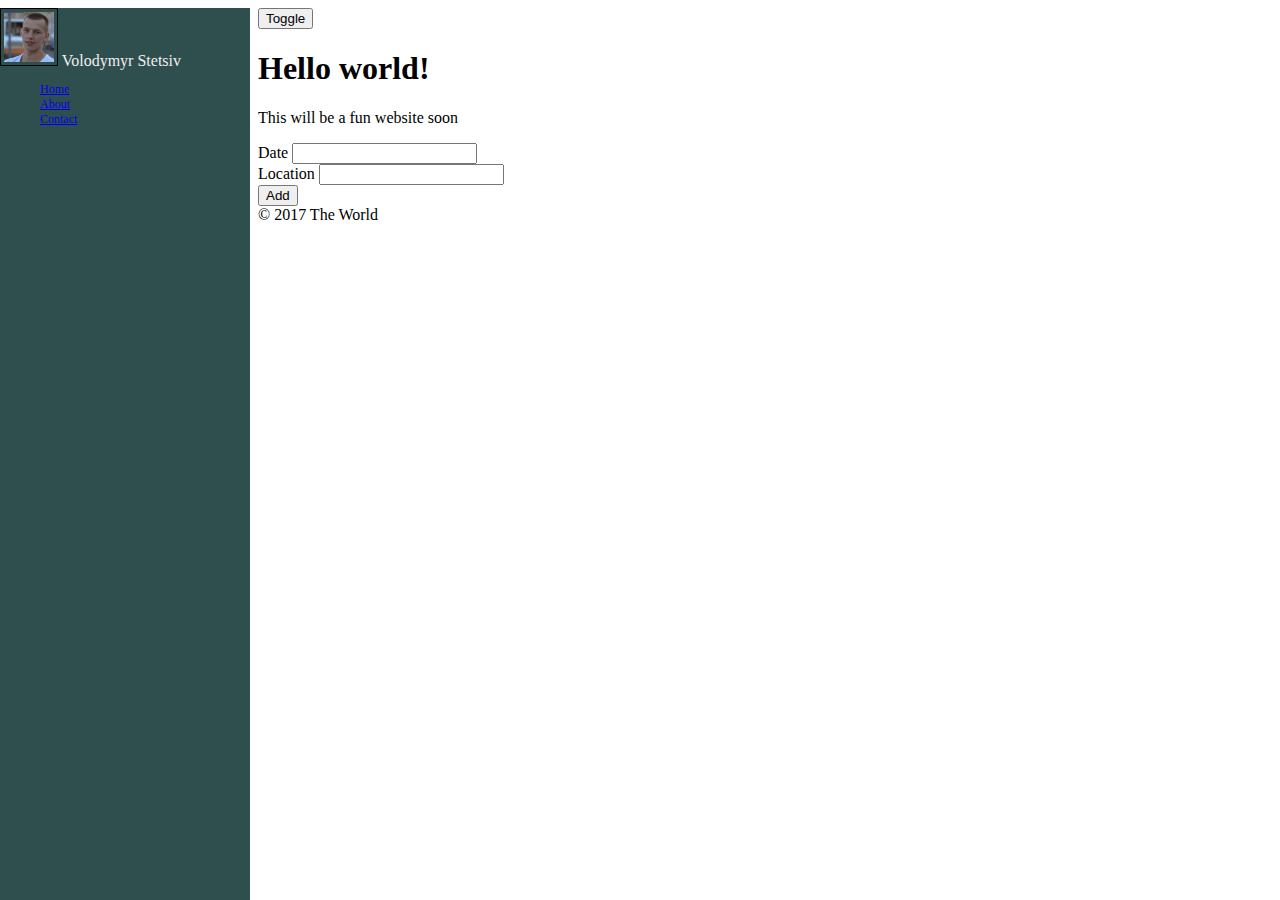
<file: TheWorld/wwwroot/index.html>
﻿<!DOCTYPE html>
<html>
<head>
    <meta charset="utf-8"/>
    <title>The World</title>
    <link type="text/css" rel="stylesheet" href="css/site.css"/>
</head>
<body>
<div id="sidebar">
    <img src="img/user.jpg" alt="headshot" class="headshoot"/>
    <span id="username">Volodymyr Stetsiv</span>
    <ul class="menu">
        <li class="active"><a href="#">Home</a></li>
        <li><a href="#">About</a></li>
        <li><a href="#">Contact</a></li>
    </ul>
</div>
    
<div id="wrapper">
    <div id="main">
        <div>
            <button id="sidebarToggle">Toggle</button>
        </div>
        <h1>Hello world!</h1>
        <p>This will be a fun website soon</p>

        <form>
            <div>
                <label>Date</label>
                <input/>
            </div>
            <div>
                <label>Location</label>
                <input/>
            </div>
            <div>
                <input type="submit" value="Add"/>
            </div>
        </form>
    </div>
    <div id="footer">
        &copy; 2017 The World
    </div>
</div>
    <script type="text/javascript" src="lib/jquery/dist/jquery.js"></script>
    <script src="js/site.js"></script>
</body>
</html>
</file>
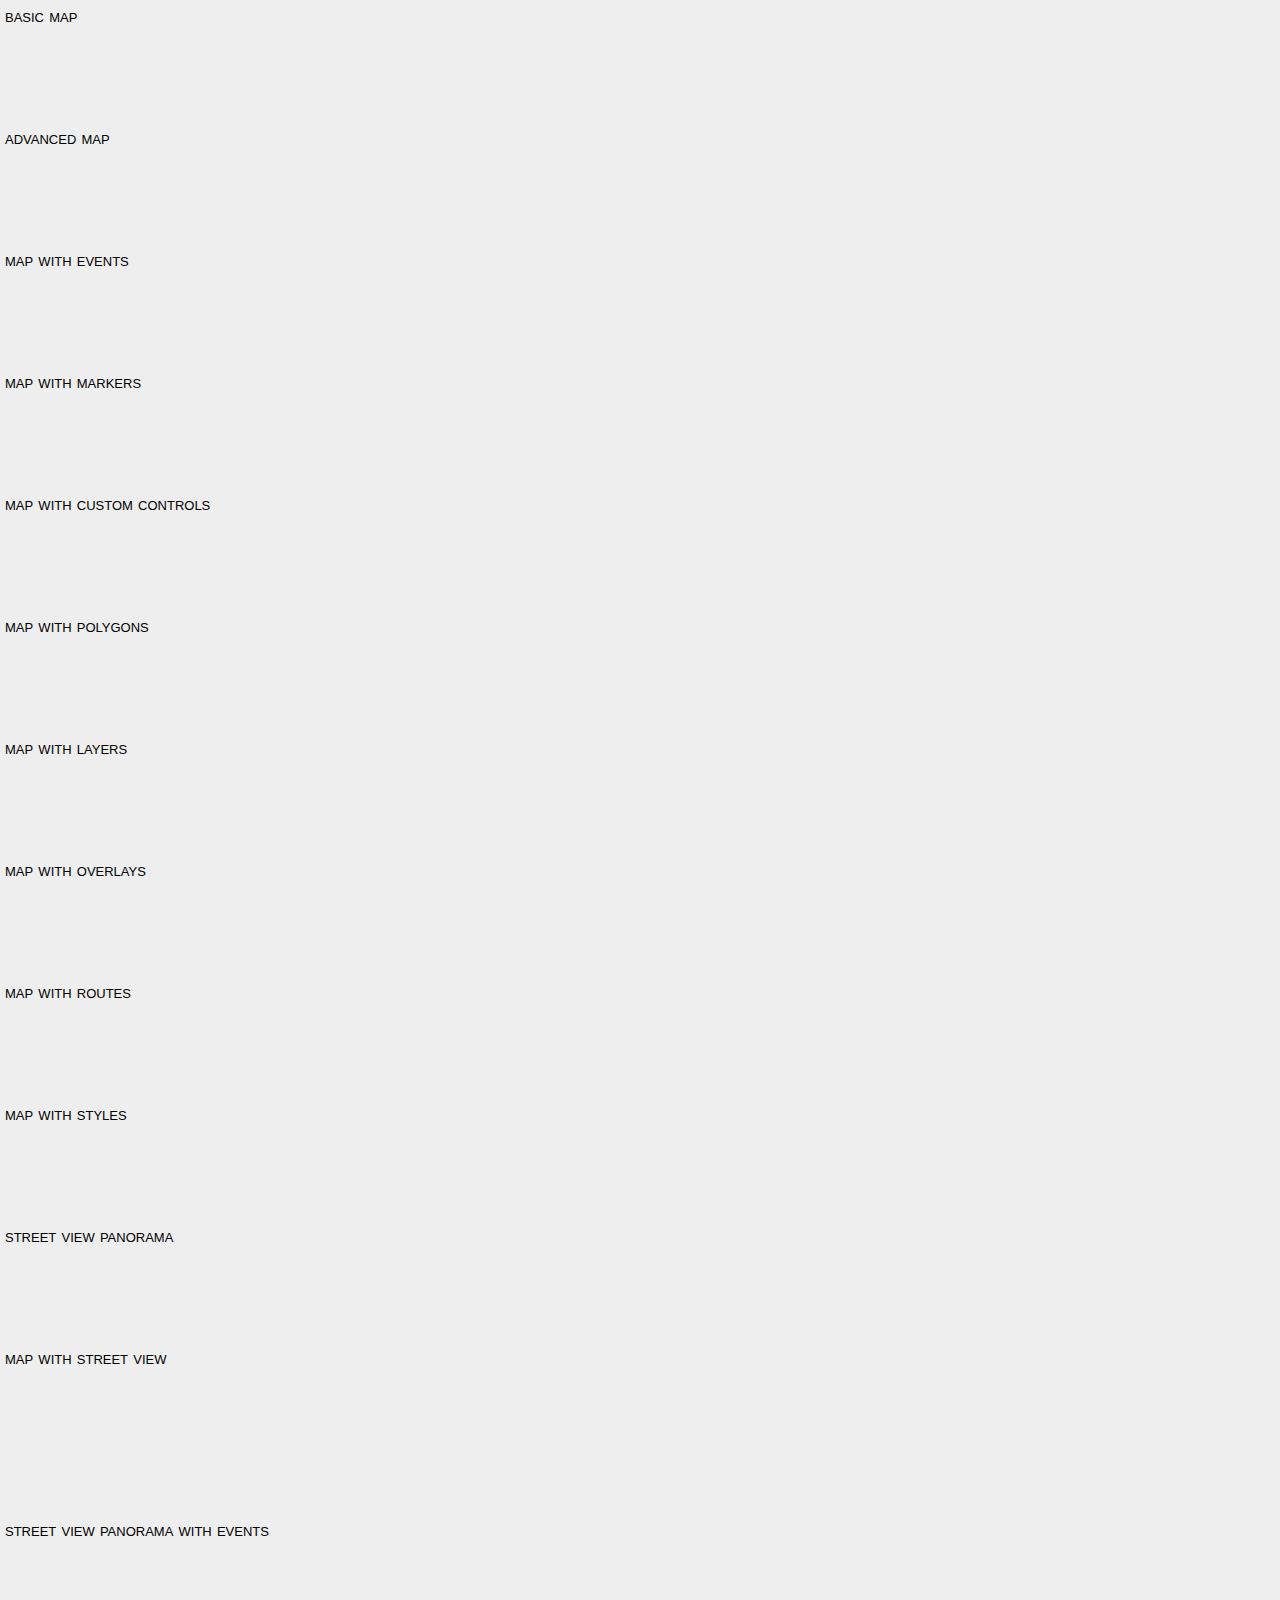
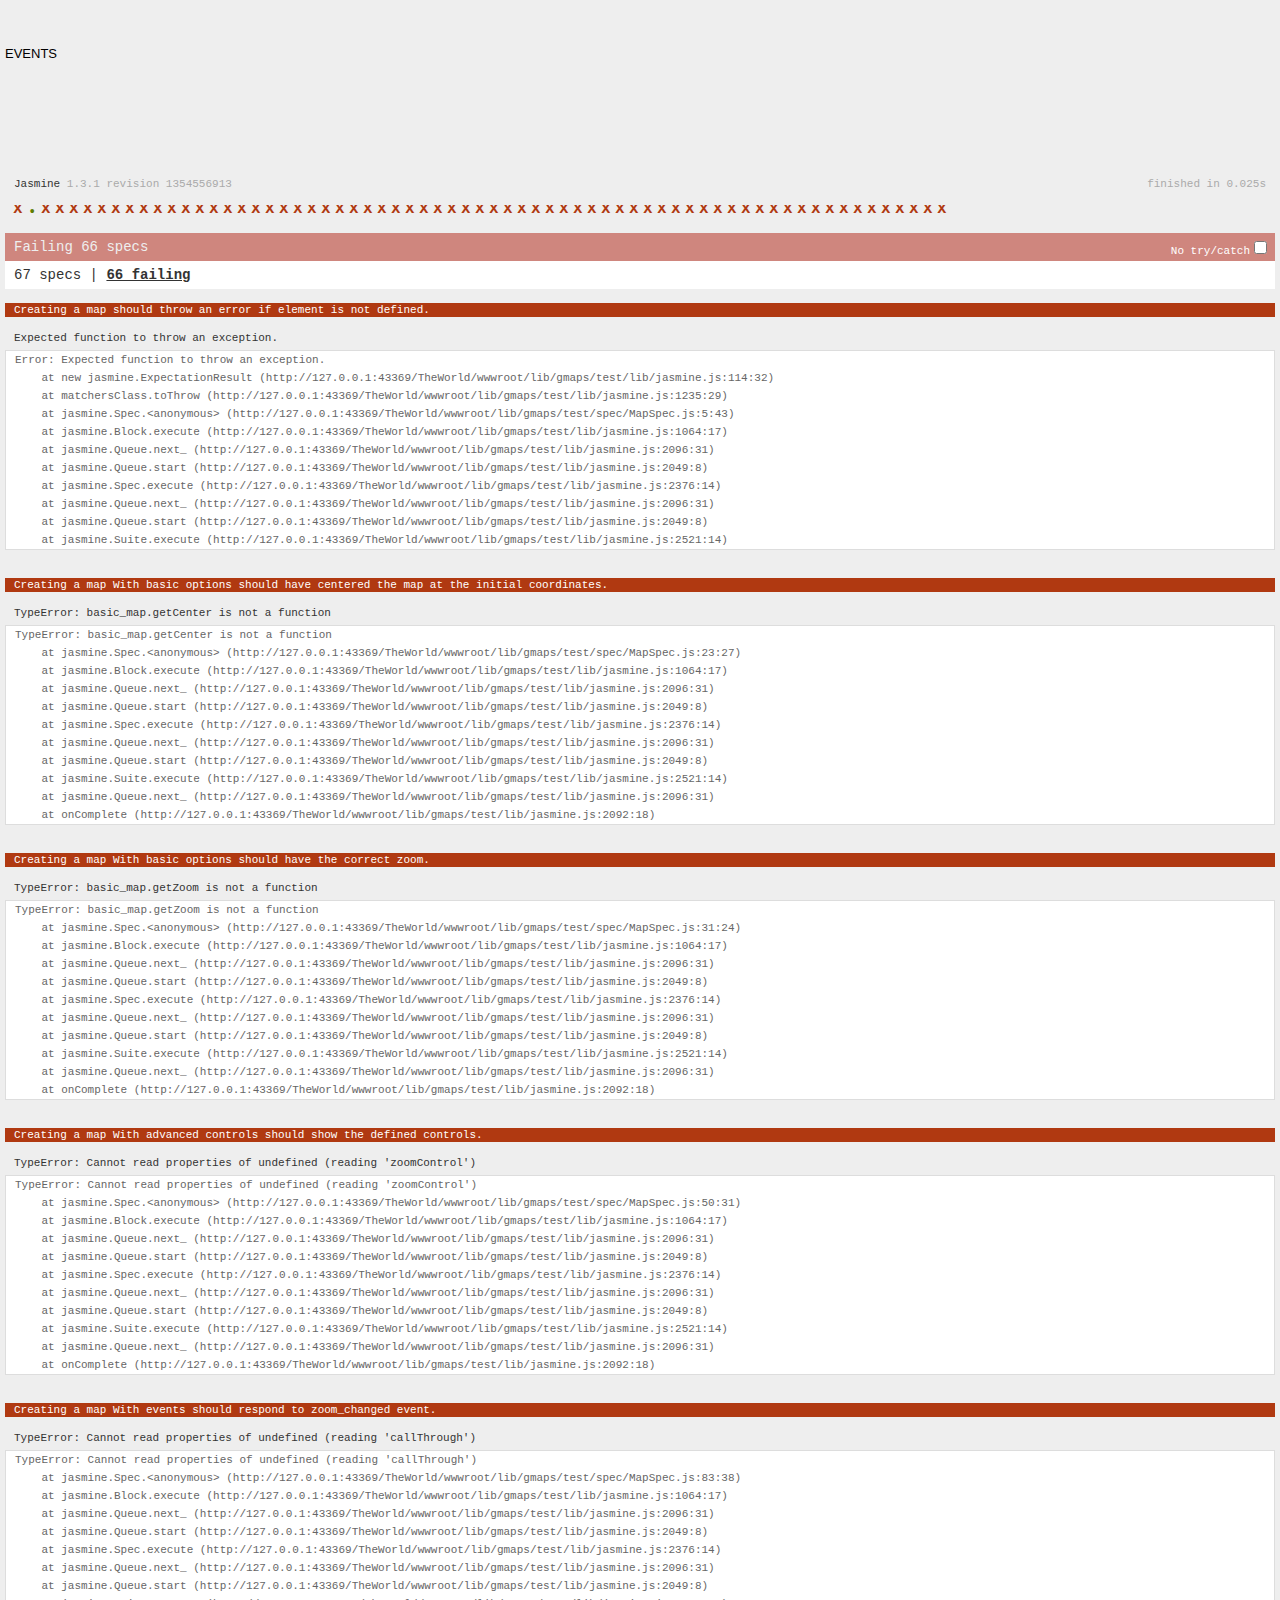
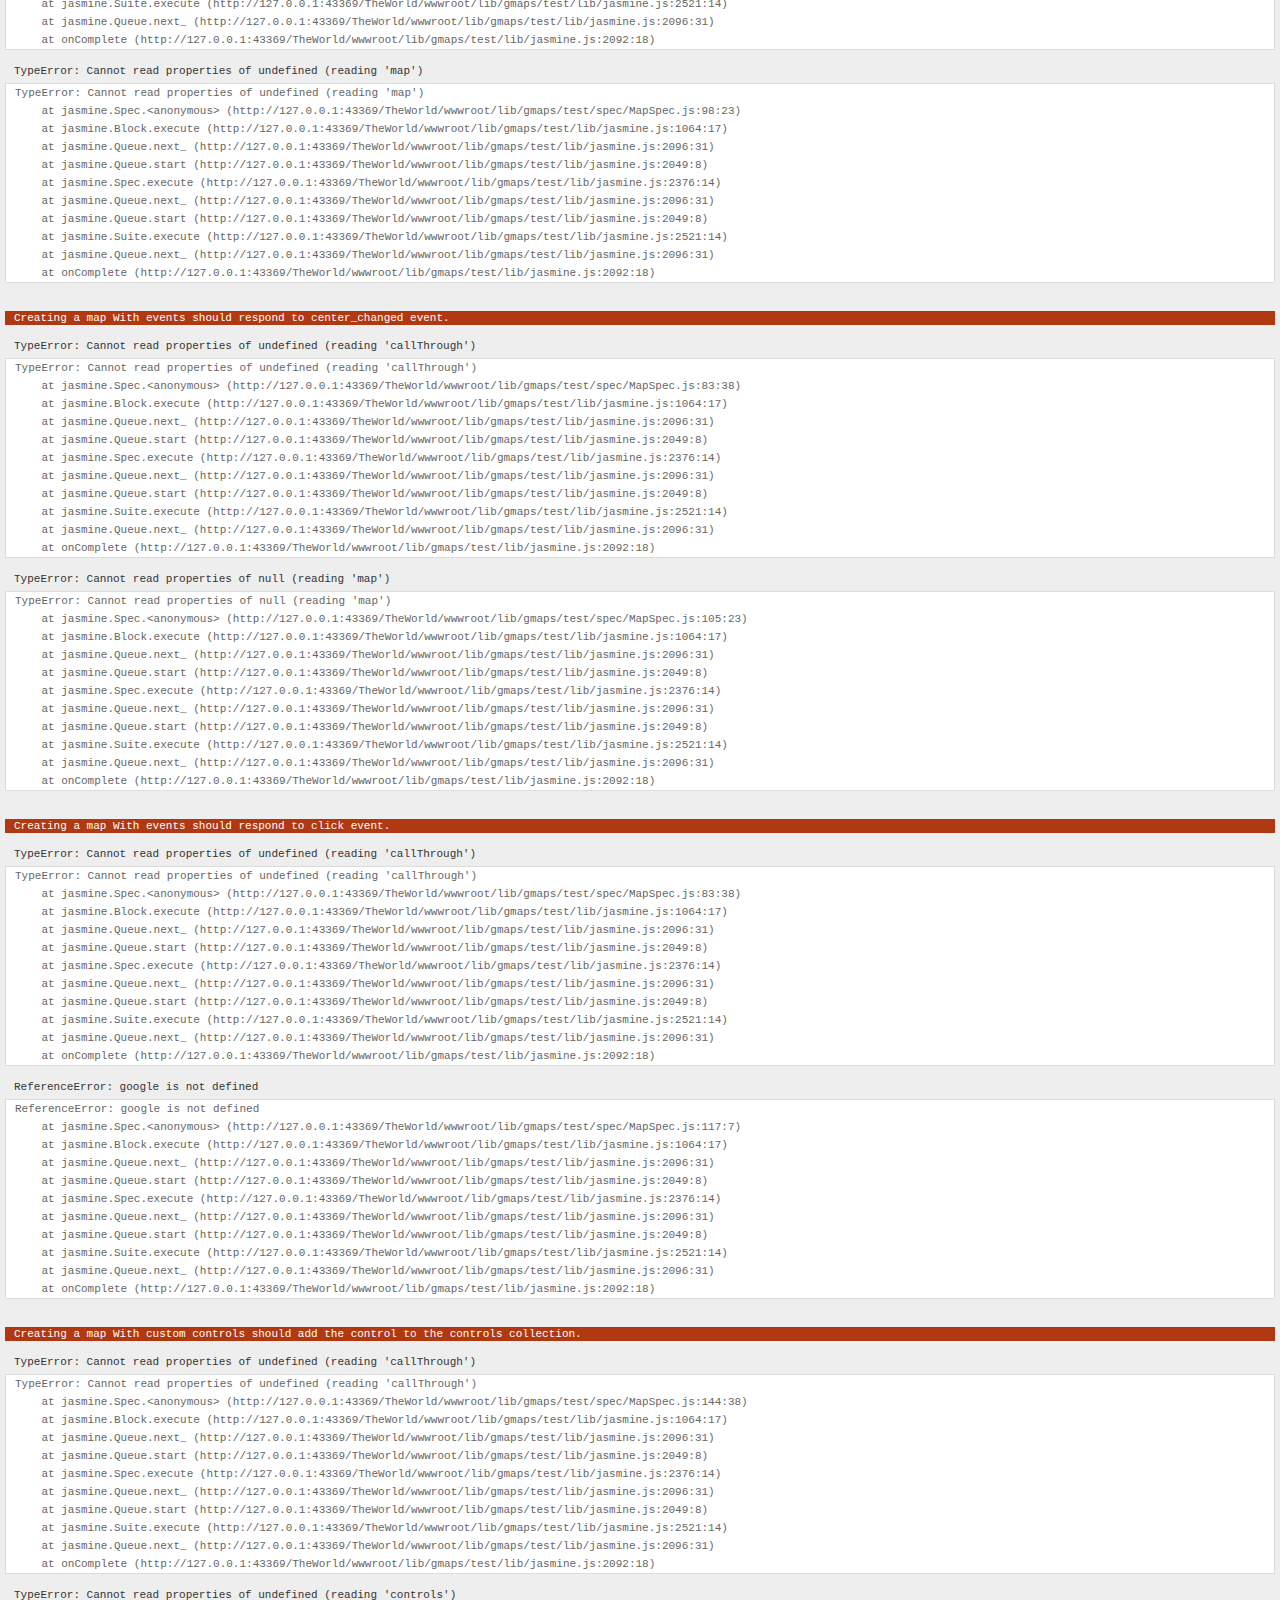
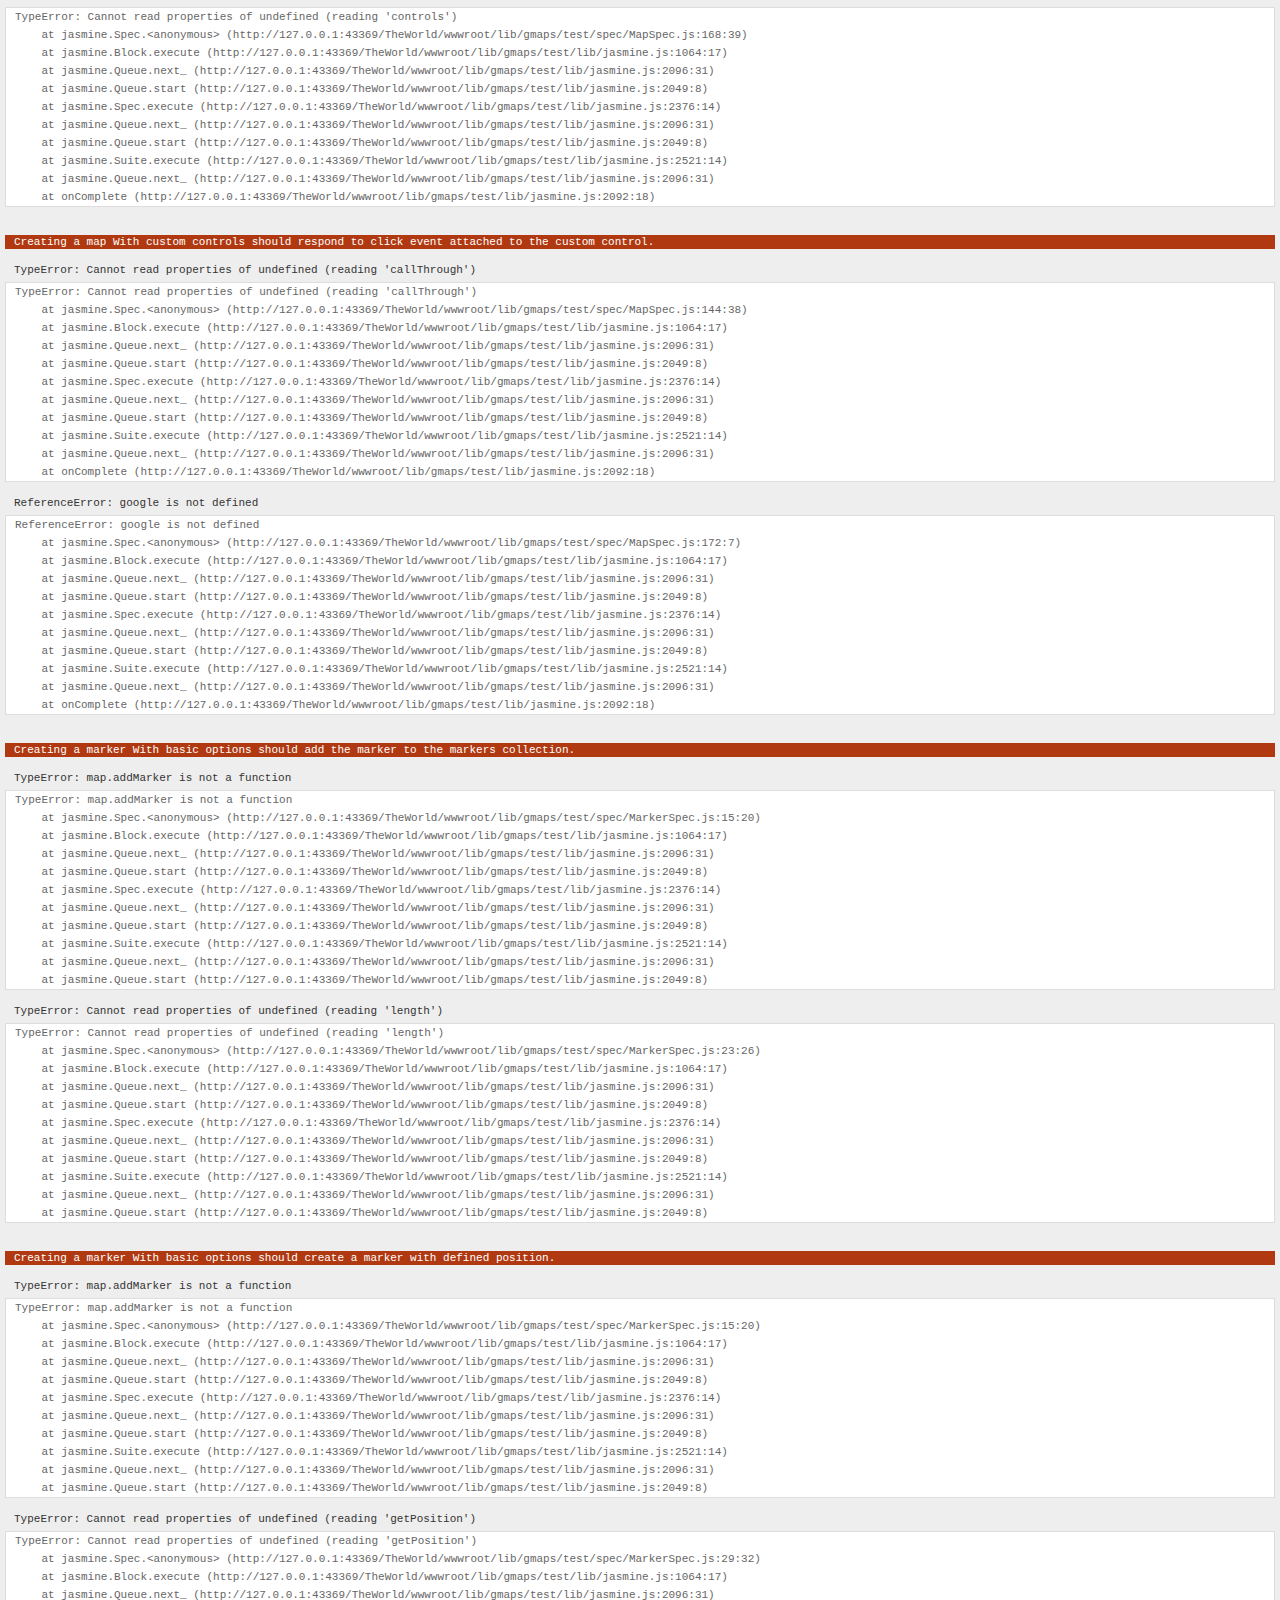
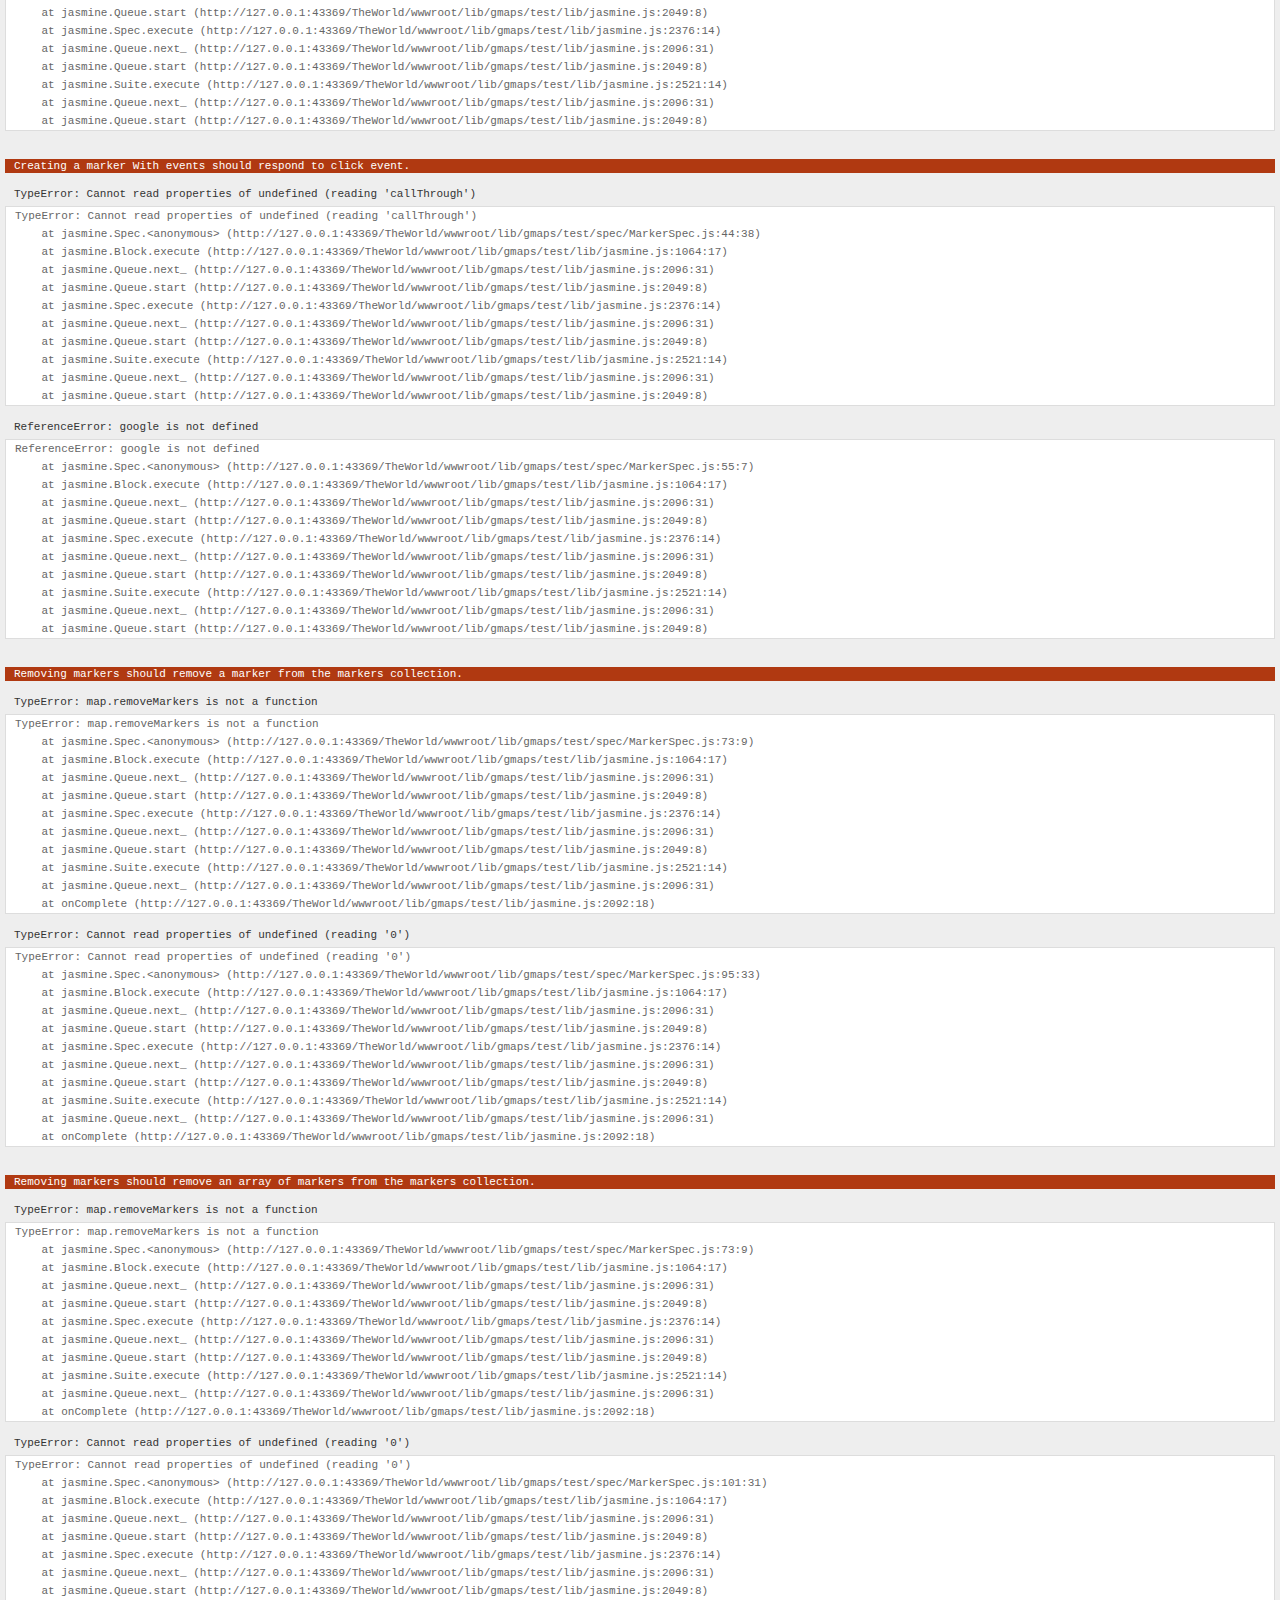
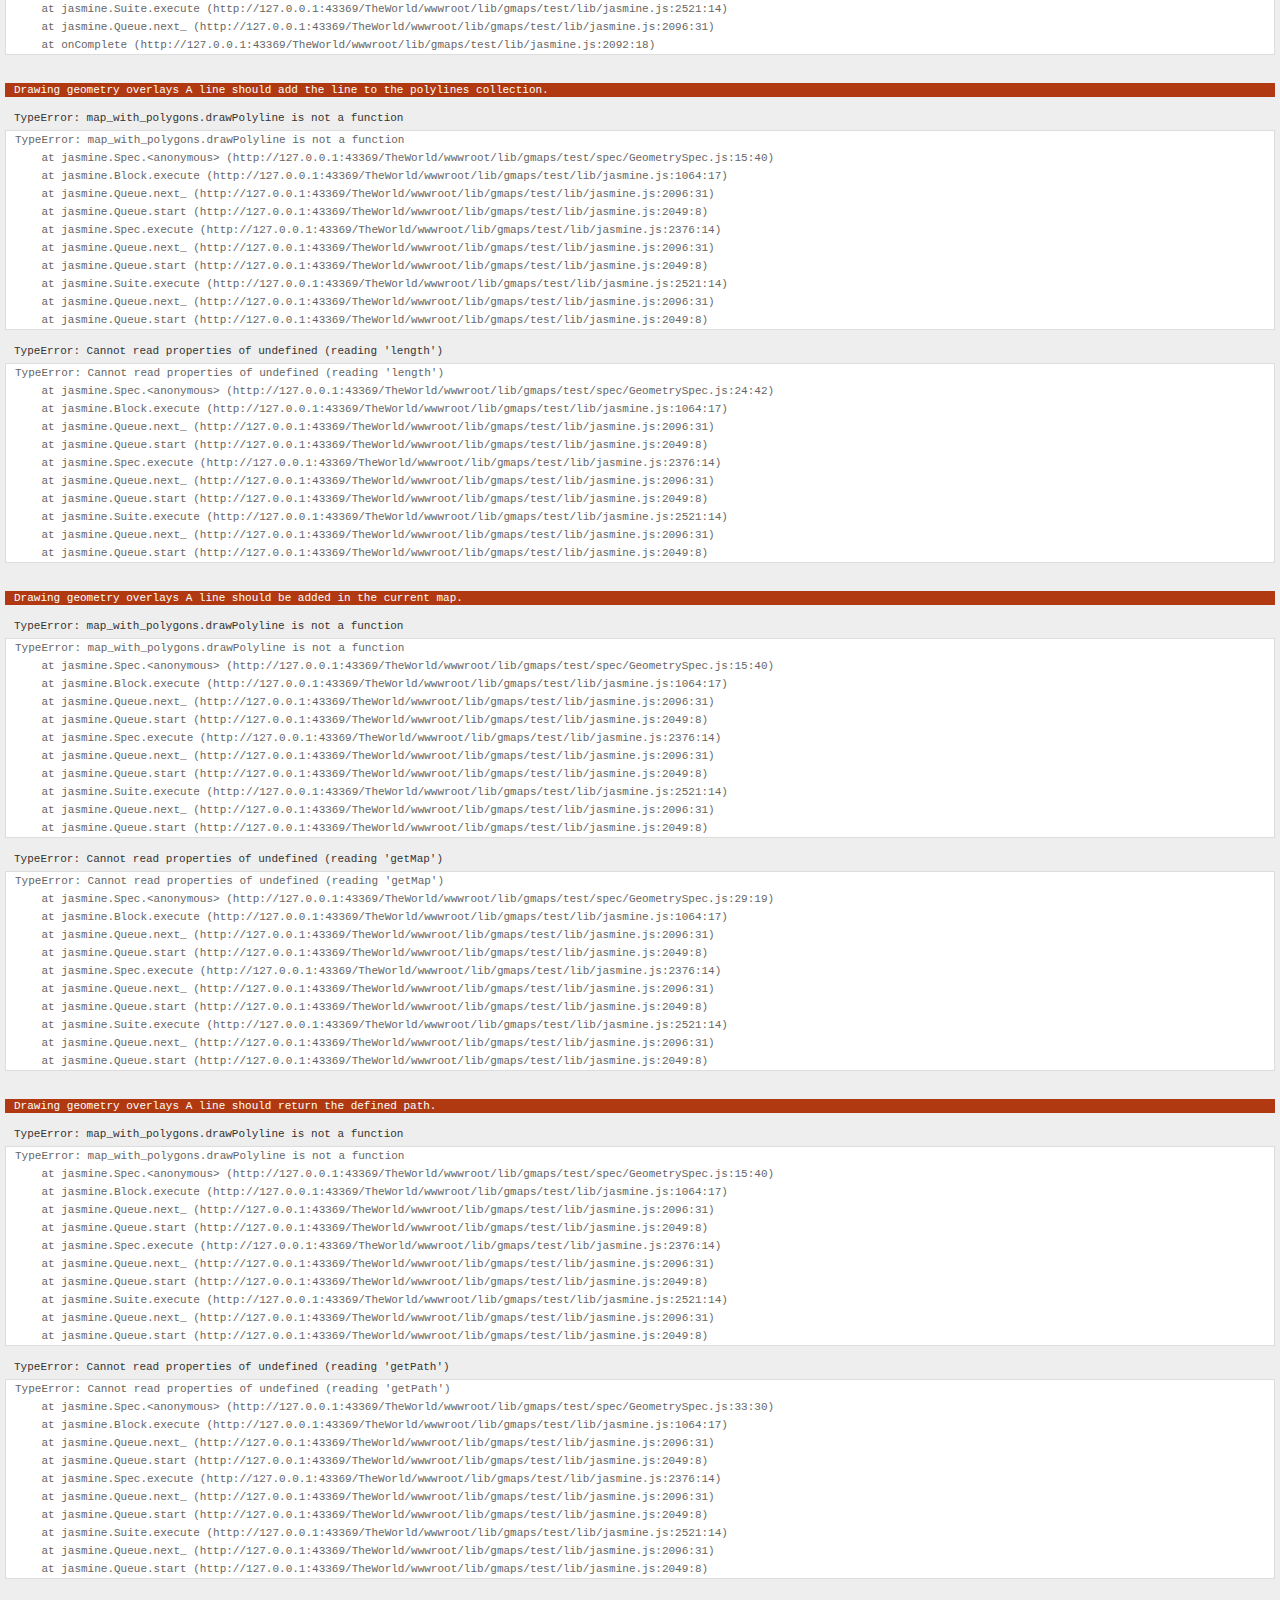
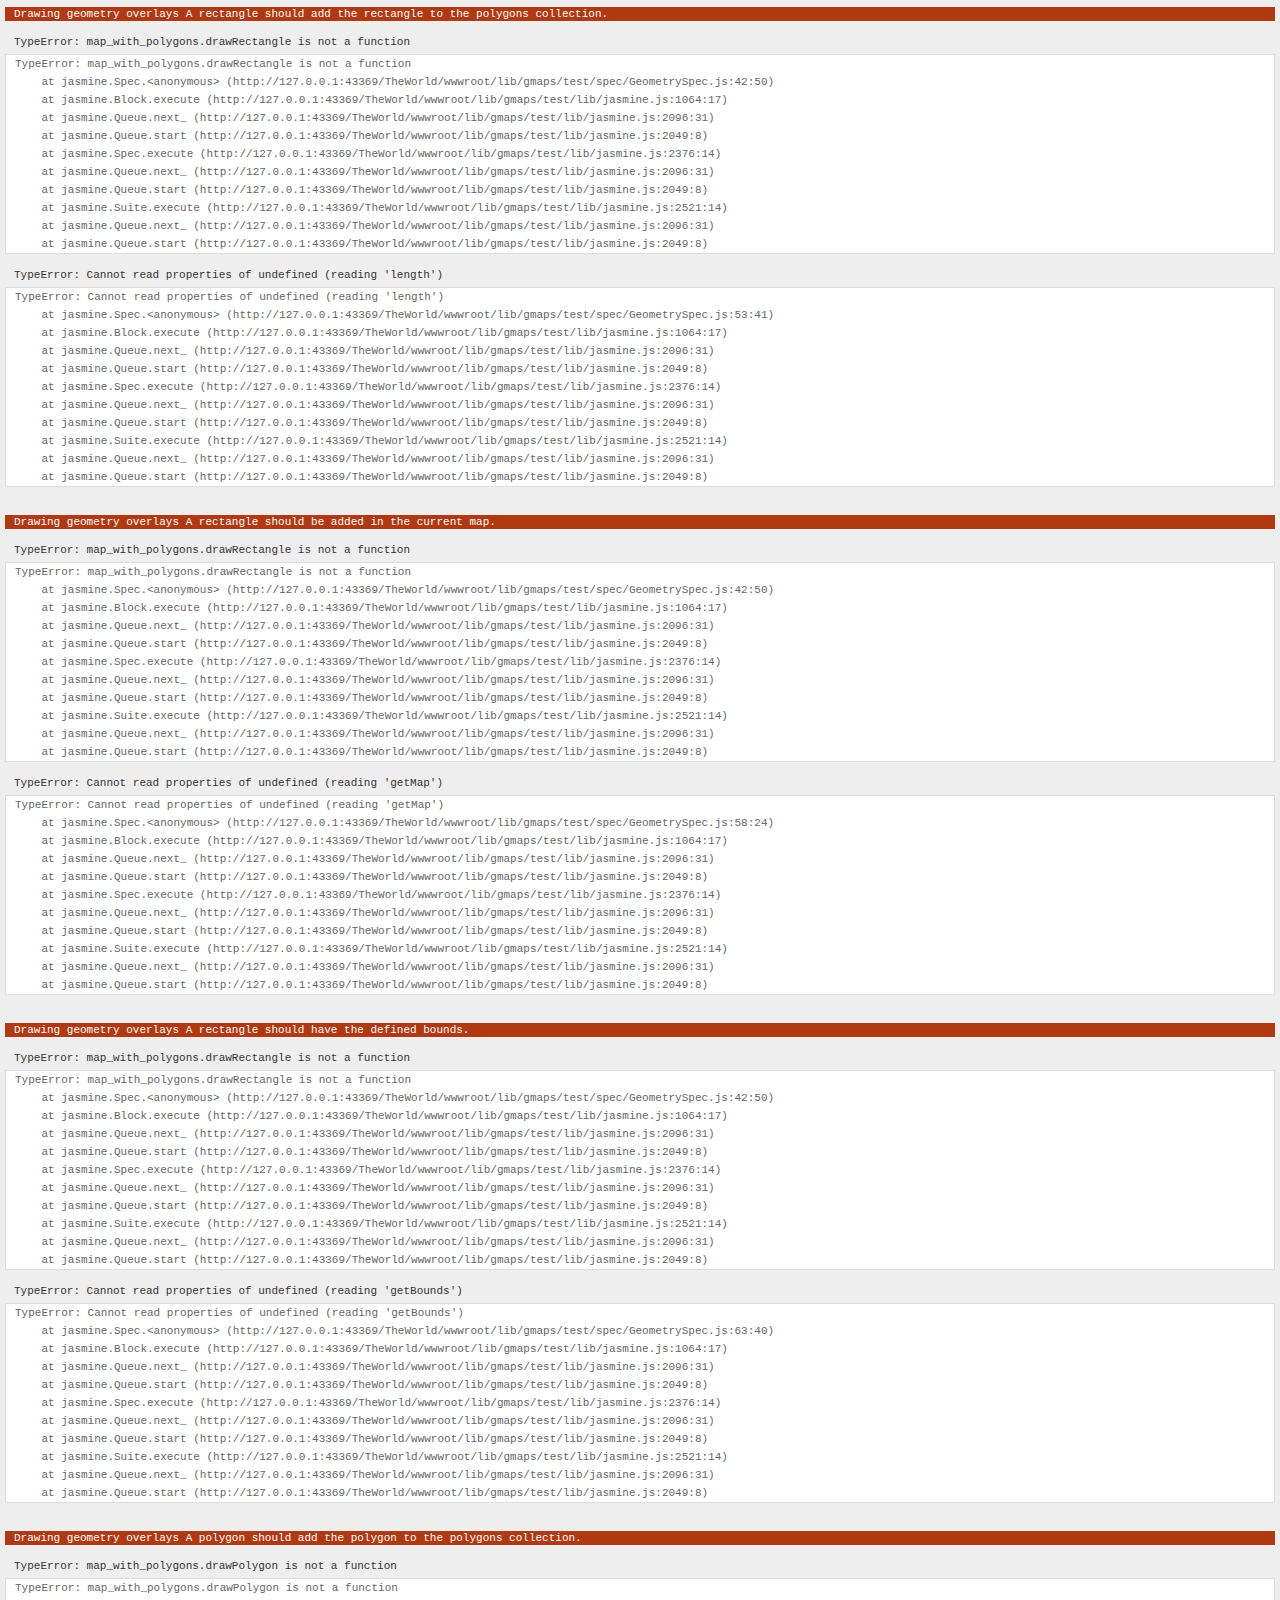
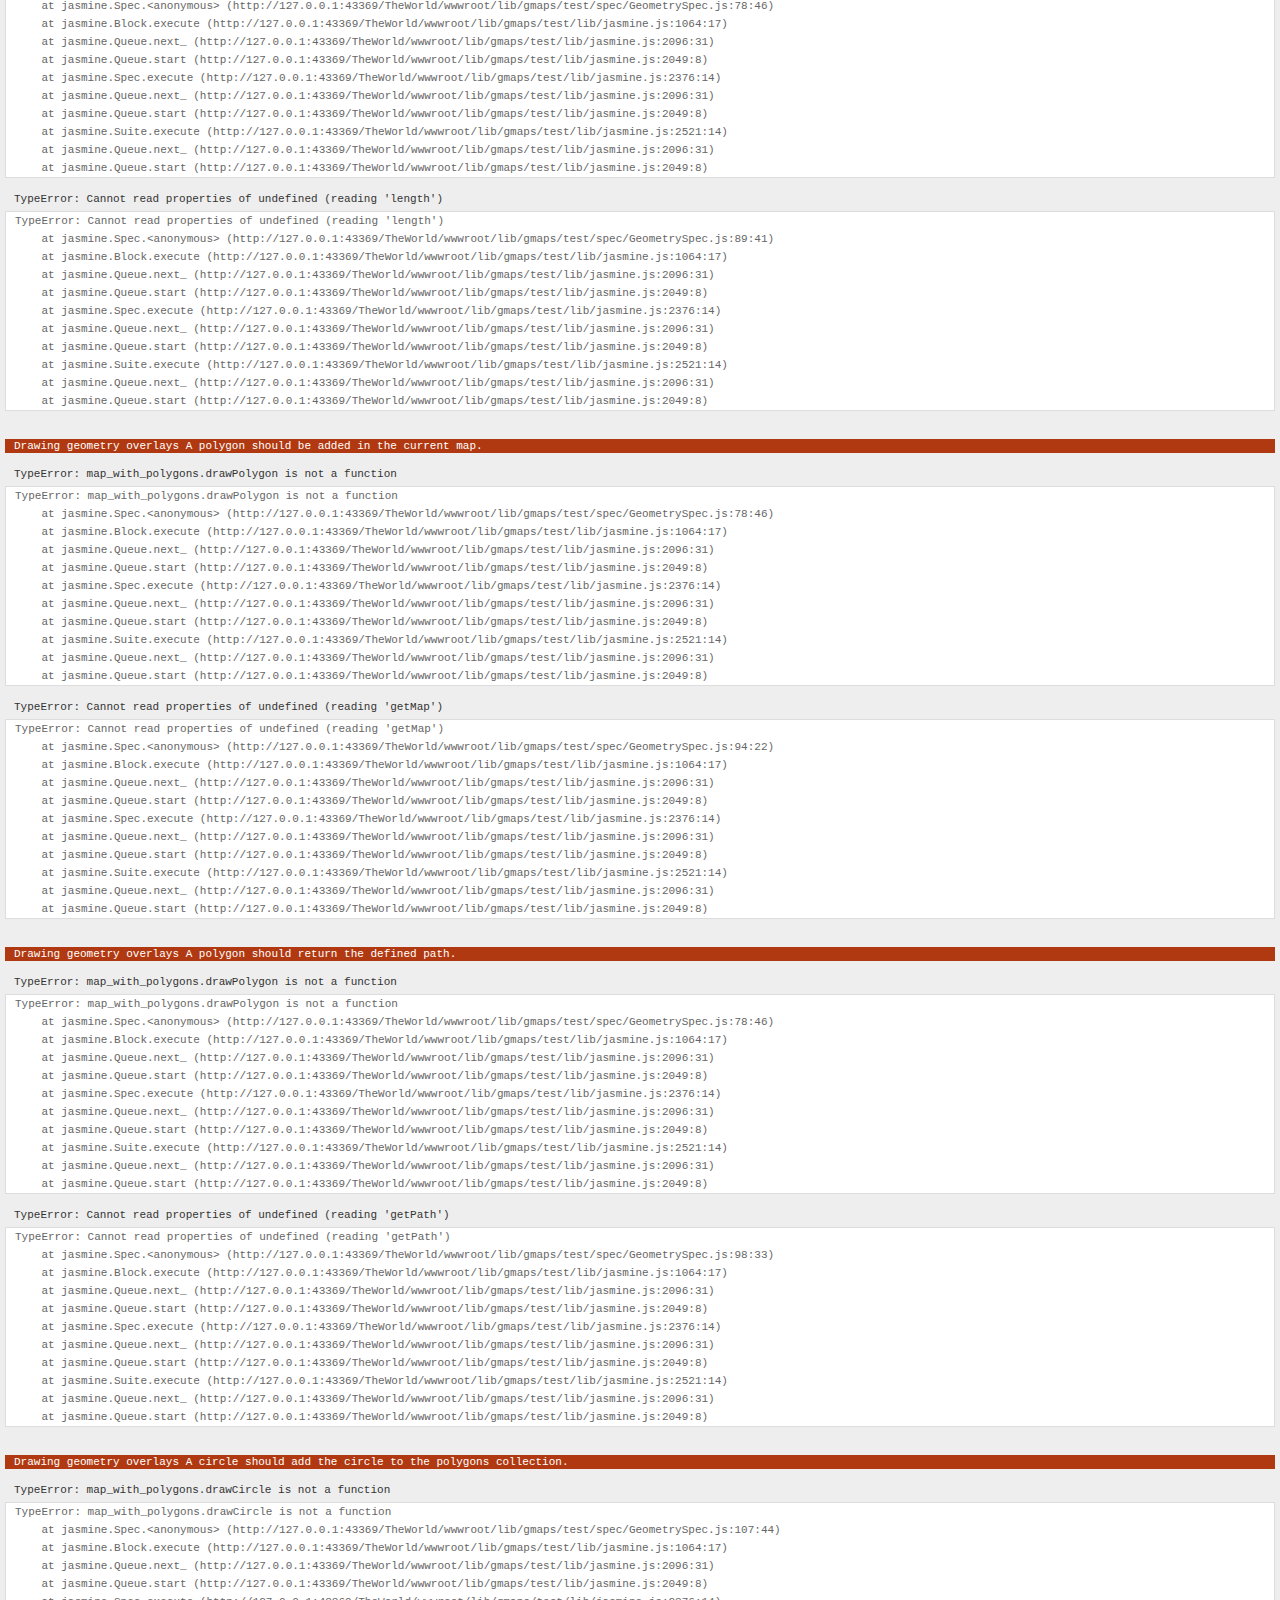
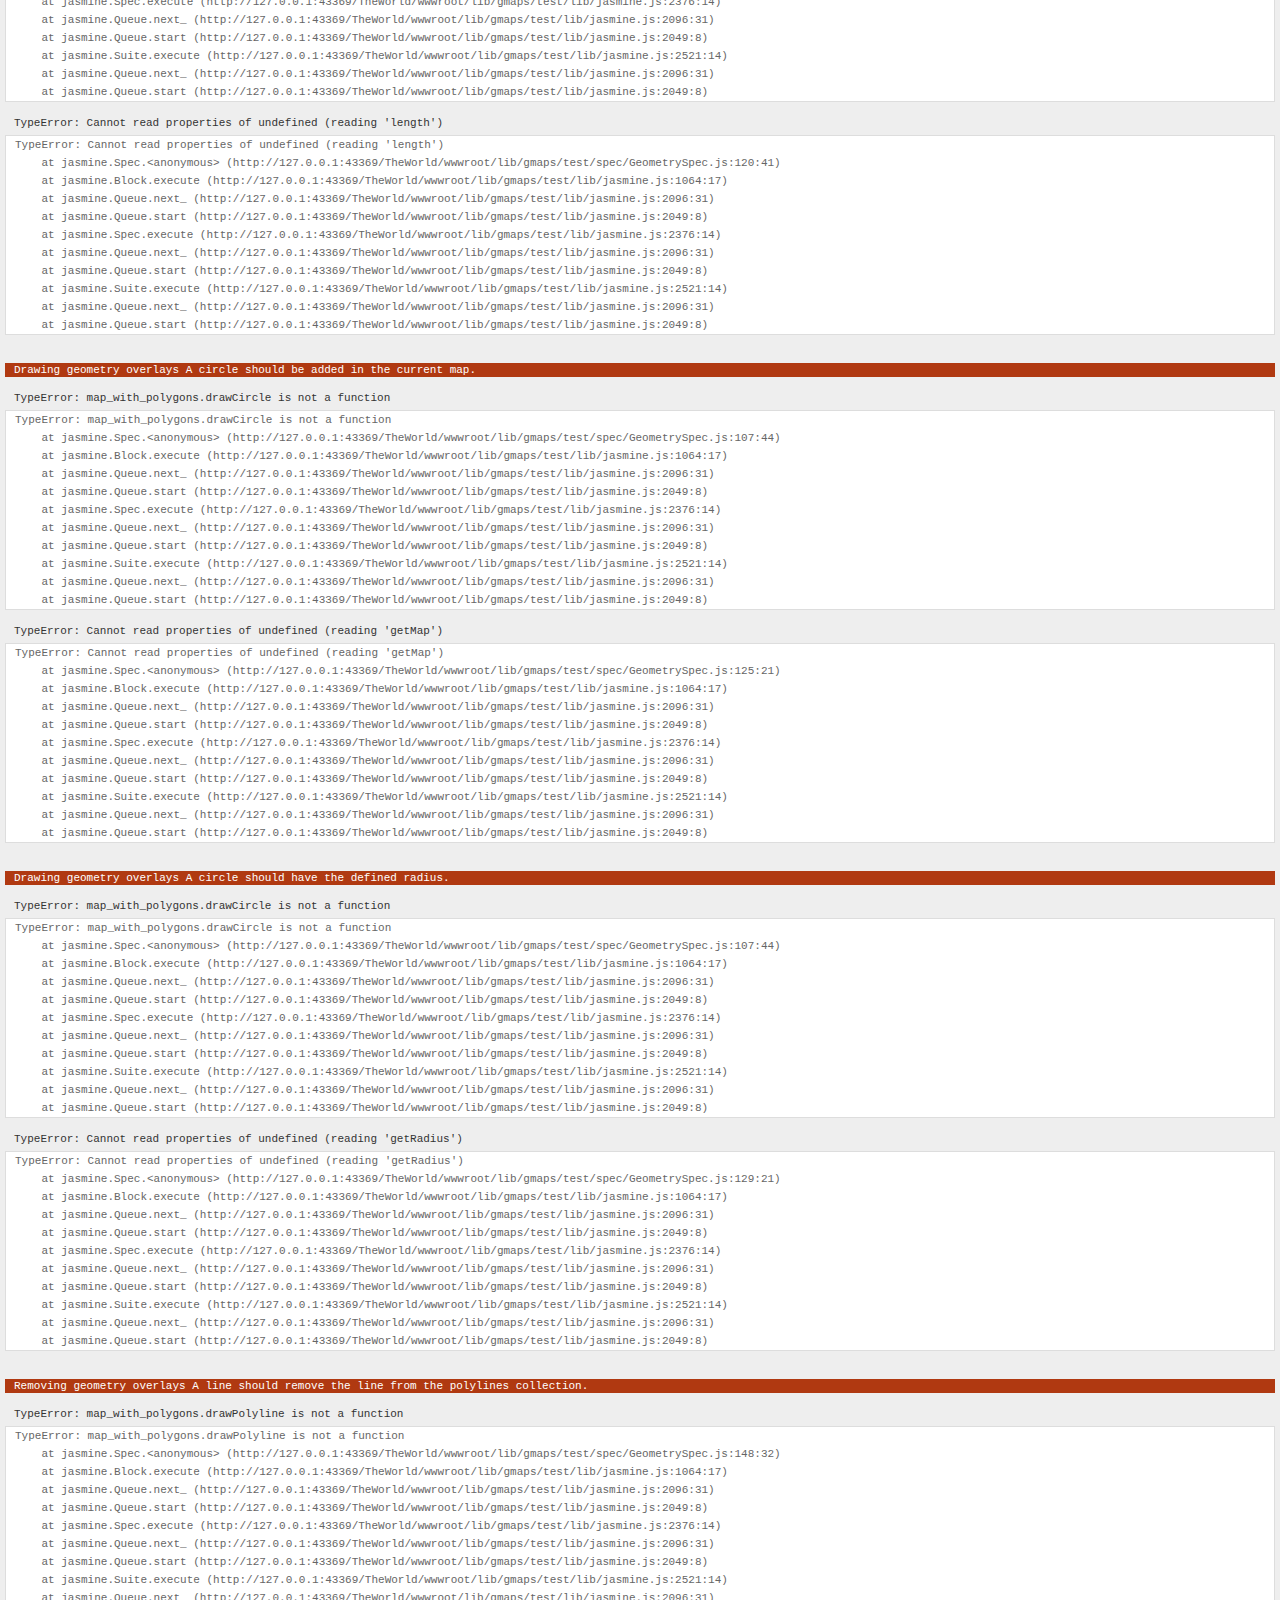
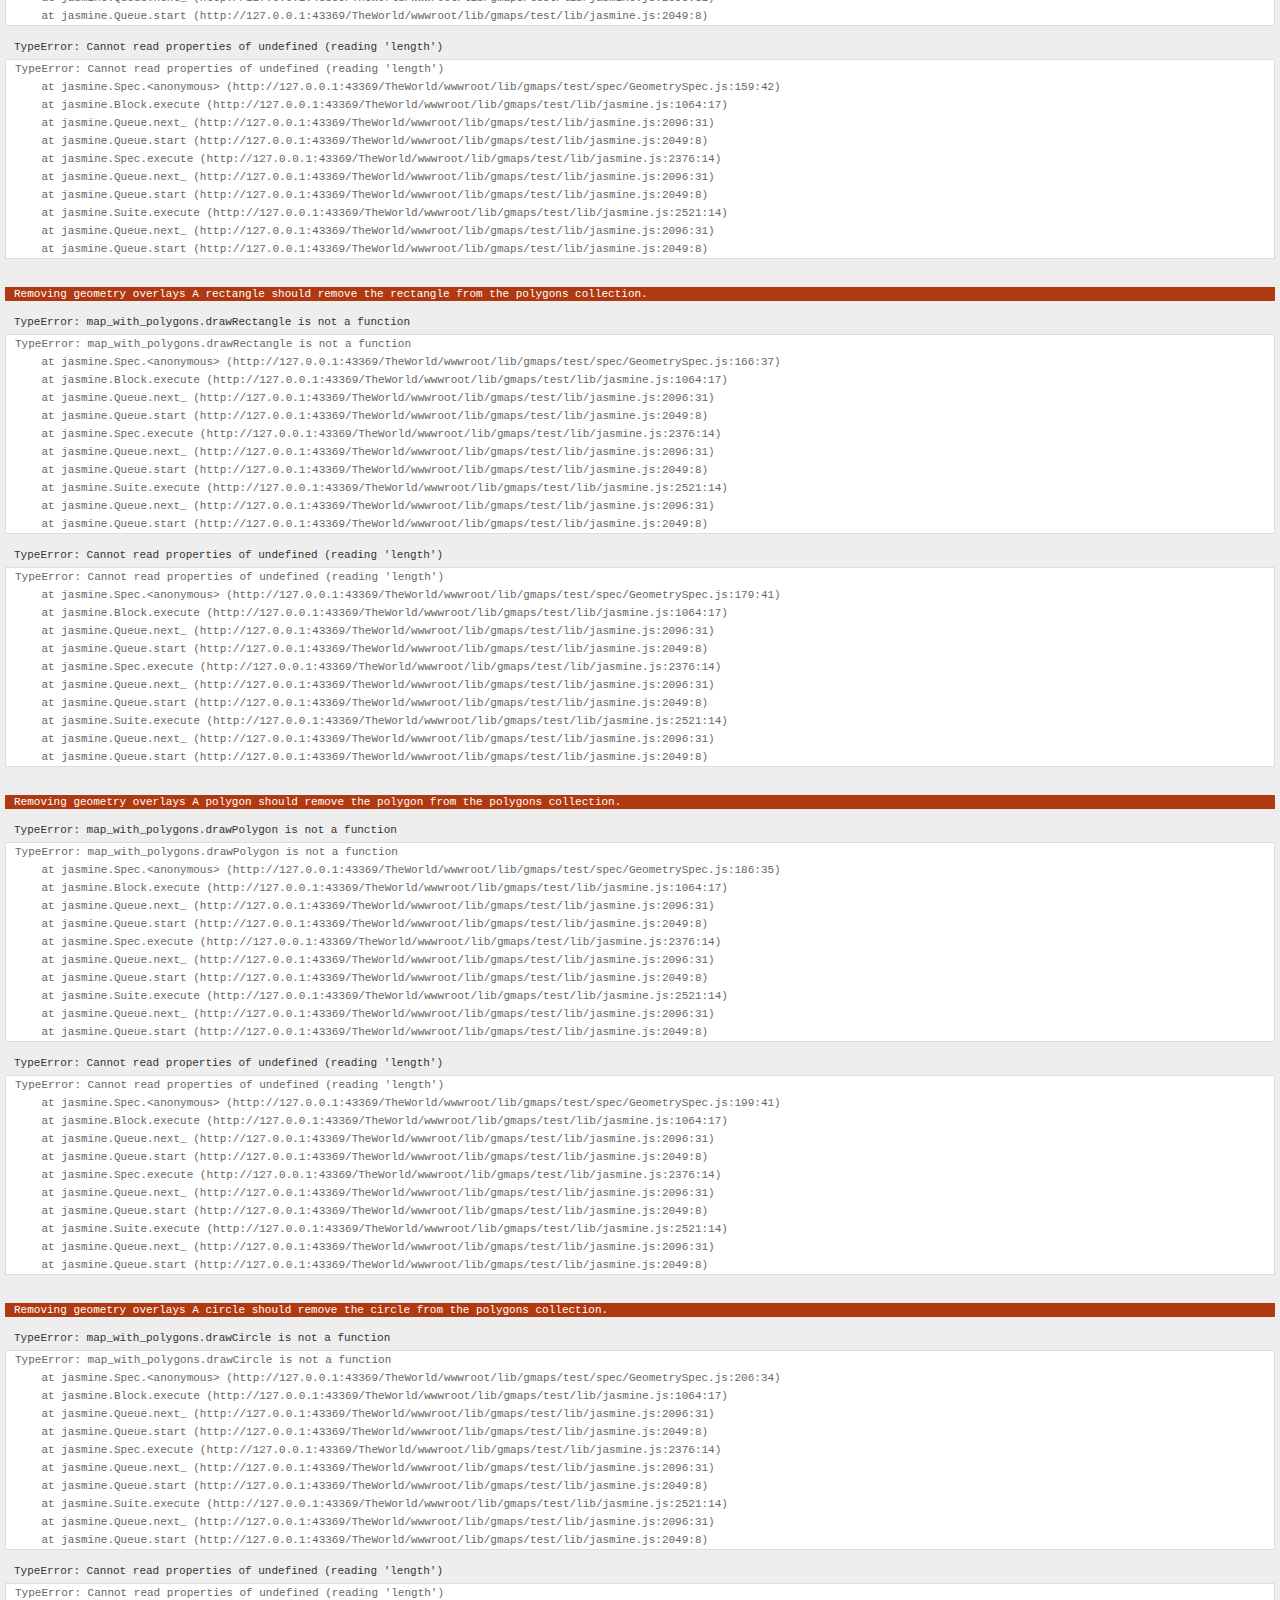
<file: TheWorld/wwwroot/lib/gmaps/test/index.html>
<!DOCTYPE html>
<html>
<head>
  <title>gmaps.js test</title>
  <link rel="stylesheet" type="text/css" href="lib/jasmine.css" />
  <link rel="stylesheet" href="style.css" />
  <script type="text/javascript" src="lib/jasmine.js"></script>
  <script type="text/javascript" src="lib/jasmine-html.js"></script>

  <script type="text/javascript" src="http://maps.google.com/maps/api/js?sensor=true"></script>
  <script type="text/javascript" src="../gmaps.js"></script>

  <script type="text/javascript" src="spec/MapSpec.js"></script>
  <script type="text/javascript" src="spec/MarkerSpec.js"></script>
  <script type="text/javascript" src="spec/GeometrySpec.js"></script>
  <script type="text/javascript" src="spec/LayerSpec.js"></script>
  <script type="text/javascript" src="spec/OverlaySpec.js"></script>
  <script type="text/javascript" src="spec/RouteSpec.js"></script>
  <script type="text/javascript" src="spec/StyleSpec.js"></script>
  <script type="text/javascript" src="spec/StreetViewSpec.js"></script>
  <script type="text/javascript" src="spec/EventSpec.js"></script>
  <script type="text/javascript" src="spec/ControlSpec.js"></script>

  <script type="text/javascript">
    (function() {
      var jasmineEnv = jasmine.getEnv();
      jasmineEnv.updateInterval = 1000;

      var htmlReporter = new jasmine.HtmlReporter();

      jasmineEnv.addReporter(htmlReporter);

      jasmineEnv.specFilter = function(spec) {
        return htmlReporter.specFilter(spec);
      };

      var currentWindowOnload = window.onload;

      window.onload = function() {
        if (currentWindowOnload) {
          currentWindowOnload();
        }

        execJasmine();
      };

      function execJasmine() {
        jasmineEnv.execute();
      }
    })();
  </script>
</head>
<body>
  <h3>Basic map</h3>
  <div class="map" id="basic-map"></div>
  <h3>Advanced map</h3>
  <div class="map" id="advanced-map"></div>
  <h3>Map with events</h3>
  <div class="map" id="map-with-events"></div>
  <h3>Map with markers</h3>
  <div class="map" id="map-with-markers"></div>
  <h3>Map with custom controls</h3>
  <div class="map" id="map-with-custom-controls"></div>
  <h3>Map with polygons</h3>
  <div class="map" id="map-with-polygons"></div>
  <h3>Map with layers</h3>
  <div class="map" id="map-with-layers"></div>
  <h3>Map with overlays</h3>
  <div class="map" id="map-with-overlays"></div>
  <h3>Map with routes</h3>
  <div class="map" id="map-with-routes"></div>
  <h3>Map with styles</h3>
  <div class="map" id="map-with-styles"></div>
  <h3>Street View Panorama</h3>
  <div class="panorama" id="streetview-standalone-panorama"></div>
  <h3>Map with Street View</h3>
  <div class="with-columns">
    <div class="map" id="map-with-streetview"></div>
    <div class="panorama" id="streetview-panorama"></div>
  </div>
  <h3>Street View Panorama with events</h3>
  <div class="panorama" id="streetview-with-events"></div>
  <h3>Events</h3>
  <div class="map" id="events"></div>
</body>
</html>
</file>
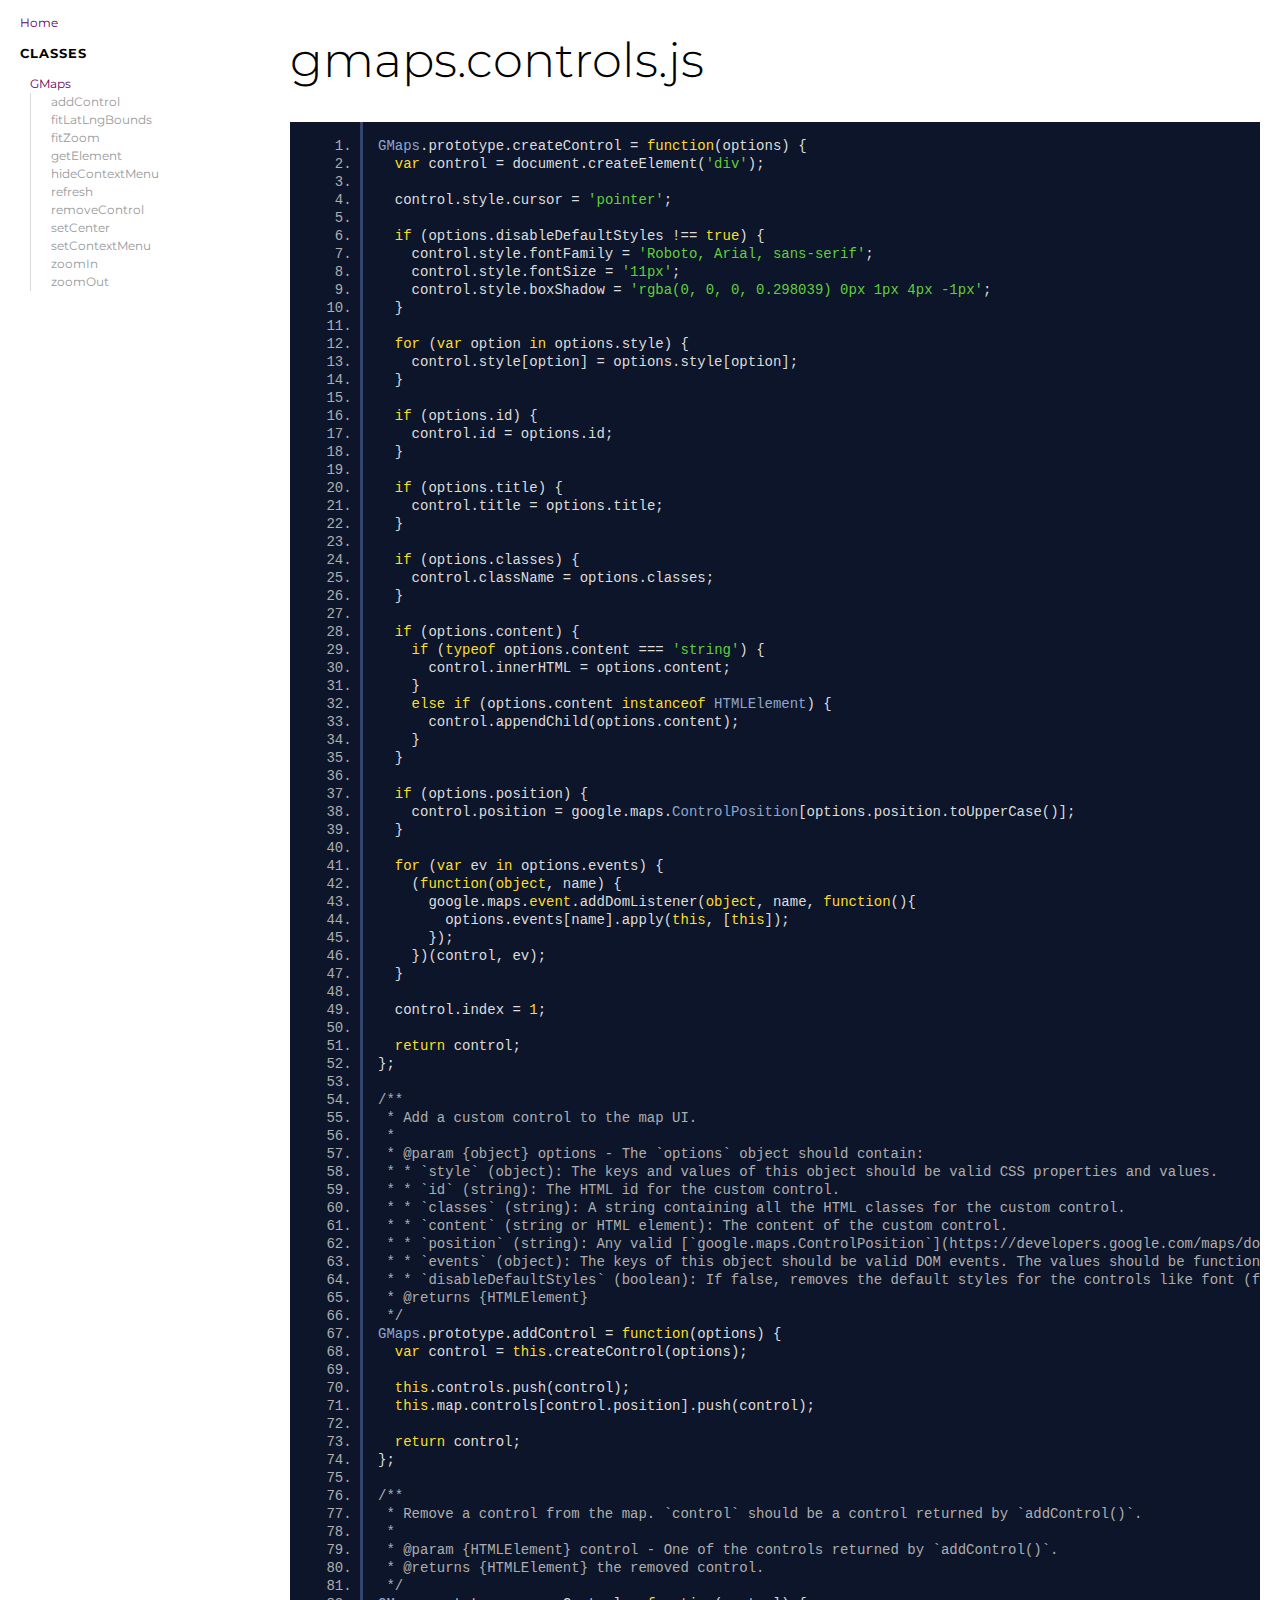
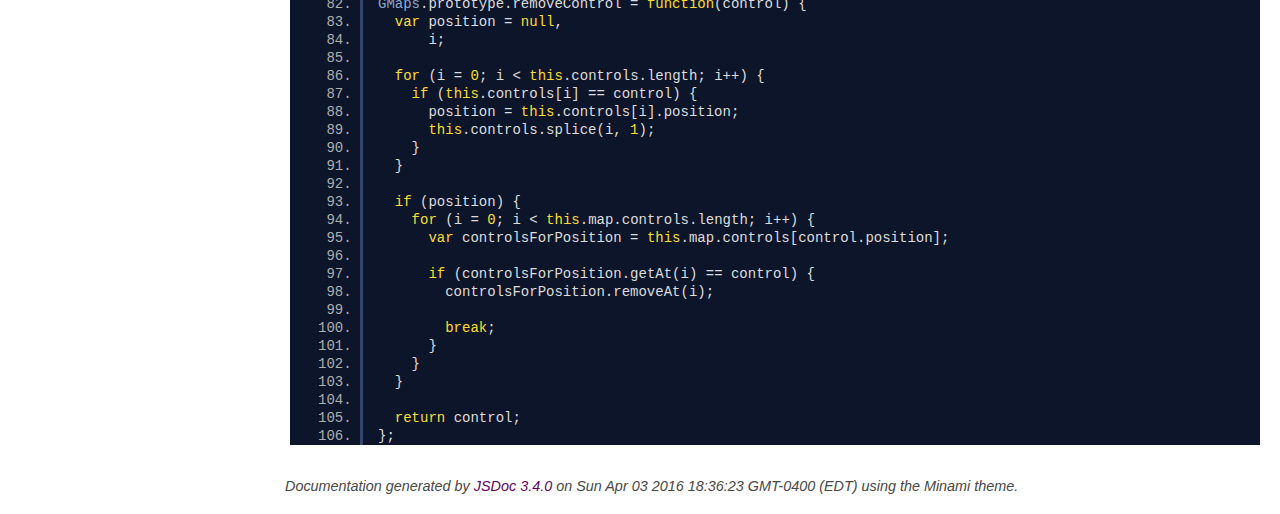
<file: TheWorld/wwwroot/lib/gmaps/docs/gmaps.controls.js.html>
<!DOCTYPE html>
<html lang="en">
<head>
    <meta charset="utf-8">
    <title>gmaps.controls.js - Documentation</title>

    <script src="scripts/prettify/prettify.js"></script>
    <script src="scripts/prettify/lang-css.js"></script>
    <!--[if lt IE 9]>
      <script src="//html5shiv.googlecode.com/svn/trunk/html5.js"></script>
    <![endif]-->
    <link type="text/css" rel="stylesheet" href="https://code.ionicframework.com/ionicons/2.0.1/css/ionicons.min.css">
    <link type="text/css" rel="stylesheet" href="styles/prettify.css">
    <link type="text/css" rel="stylesheet" href="styles/jsdoc.css">
</head>
<body>

<input type="checkbox" id="nav-trigger" class="nav-trigger" />
<label for="nav-trigger" class="navicon-button x">
  <div class="navicon"></div>
</label>

<label for="nav-trigger" class="overlay"></label>

<nav>
    <h2><a href="index.html">Home</a></h2><h3>Classes</h3><ul><li><a href="GMaps.html">GMaps</a><ul class='methods'><li data-type='method'><a href="GMaps.html#addControl">addControl</a></li><li data-type='method'><a href="GMaps.html#fitLatLngBounds">fitLatLngBounds</a></li><li data-type='method'><a href="GMaps.html#fitZoom">fitZoom</a></li><li data-type='method'><a href="GMaps.html#getElement">getElement</a></li><li data-type='method'><a href="GMaps.html#hideContextMenu">hideContextMenu</a></li><li data-type='method'><a href="GMaps.html#refresh">refresh</a></li><li data-type='method'><a href="GMaps.html#removeControl">removeControl</a></li><li data-type='method'><a href="GMaps.html#setCenter">setCenter</a></li><li data-type='method'><a href="GMaps.html#setContextMenu">setContextMenu</a></li><li data-type='method'><a href="GMaps.html#zoomIn">zoomIn</a></li><li data-type='method'><a href="GMaps.html#zoomOut">zoomOut</a></li></ul></li></ul>
</nav>

<div id="main">
    
    <h1 class="page-title">gmaps.controls.js</h1>
    

    



    
    <section>
        <article>
            <pre class="prettyprint source linenums"><code>GMaps.prototype.createControl = function(options) {
  var control = document.createElement('div');

  control.style.cursor = 'pointer';

  if (options.disableDefaultStyles !== true) {
    control.style.fontFamily = 'Roboto, Arial, sans-serif';
    control.style.fontSize = '11px';
    control.style.boxShadow = 'rgba(0, 0, 0, 0.298039) 0px 1px 4px -1px';
  }

  for (var option in options.style) {
    control.style[option] = options.style[option];
  }

  if (options.id) {
    control.id = options.id;
  }

  if (options.title) {
    control.title = options.title;
  }

  if (options.classes) {
    control.className = options.classes;
  }

  if (options.content) {
    if (typeof options.content === 'string') {
      control.innerHTML = options.content;
    }
    else if (options.content instanceof HTMLElement) {
      control.appendChild(options.content);
    }
  }

  if (options.position) {
    control.position = google.maps.ControlPosition[options.position.toUpperCase()];
  }

  for (var ev in options.events) {
    (function(object, name) {
      google.maps.event.addDomListener(object, name, function(){
        options.events[name].apply(this, [this]);
      });
    })(control, ev);
  }

  control.index = 1;

  return control;
};

/**
 * Add a custom control to the map UI.
 *
 * @param {object} options - The `options` object should contain:
 * * `style` (object): The keys and values of this object should be valid CSS properties and values.
 * * `id` (string): The HTML id for the custom control.
 * * `classes` (string): A string containing all the HTML classes for the custom control.
 * * `content` (string or HTML element): The content of the custom control.
 * * `position` (string): Any valid [`google.maps.ControlPosition`](https://developers.google.com/maps/documentation/javascript/controls#ControlPositioning) value, in lower or upper case.
 * * `events` (object): The keys of this object should be valid DOM events. The values should be functions.
 * * `disableDefaultStyles` (boolean): If false, removes the default styles for the controls like font (family and size), and box shadow.
 * @returns {HTMLElement}
 */
GMaps.prototype.addControl = function(options) {
  var control = this.createControl(options);

  this.controls.push(control);
  this.map.controls[control.position].push(control);

  return control;
};

/**
 * Remove a control from the map. `control` should be a control returned by `addControl()`.
 *
 * @param {HTMLElement} control - One of the controls returned by `addControl()`.
 * @returns {HTMLElement} the removed control.
 */
GMaps.prototype.removeControl = function(control) {
  var position = null,
      i;

  for (i = 0; i &lt; this.controls.length; i++) {
    if (this.controls[i] == control) {
      position = this.controls[i].position;
      this.controls.splice(i, 1);
    }
  }

  if (position) {
    for (i = 0; i &lt; this.map.controls.length; i++) {
      var controlsForPosition = this.map.controls[control.position];

      if (controlsForPosition.getAt(i) == control) {
        controlsForPosition.removeAt(i);

        break;
      }
    }
  }

  return control;
};
</code></pre>
        </article>
    </section>




</div>

<br class="clear">

<footer>
    Documentation generated by <a href="https://github.com/jsdoc3/jsdoc">JSDoc 3.4.0</a> on Sun Apr 03 2016 18:36:23 GMT-0400 (EDT) using the Minami theme.
</footer>

<script>prettyPrint();</script>
<script src="scripts/linenumber.js"></script>
</body>
</html>
</file>
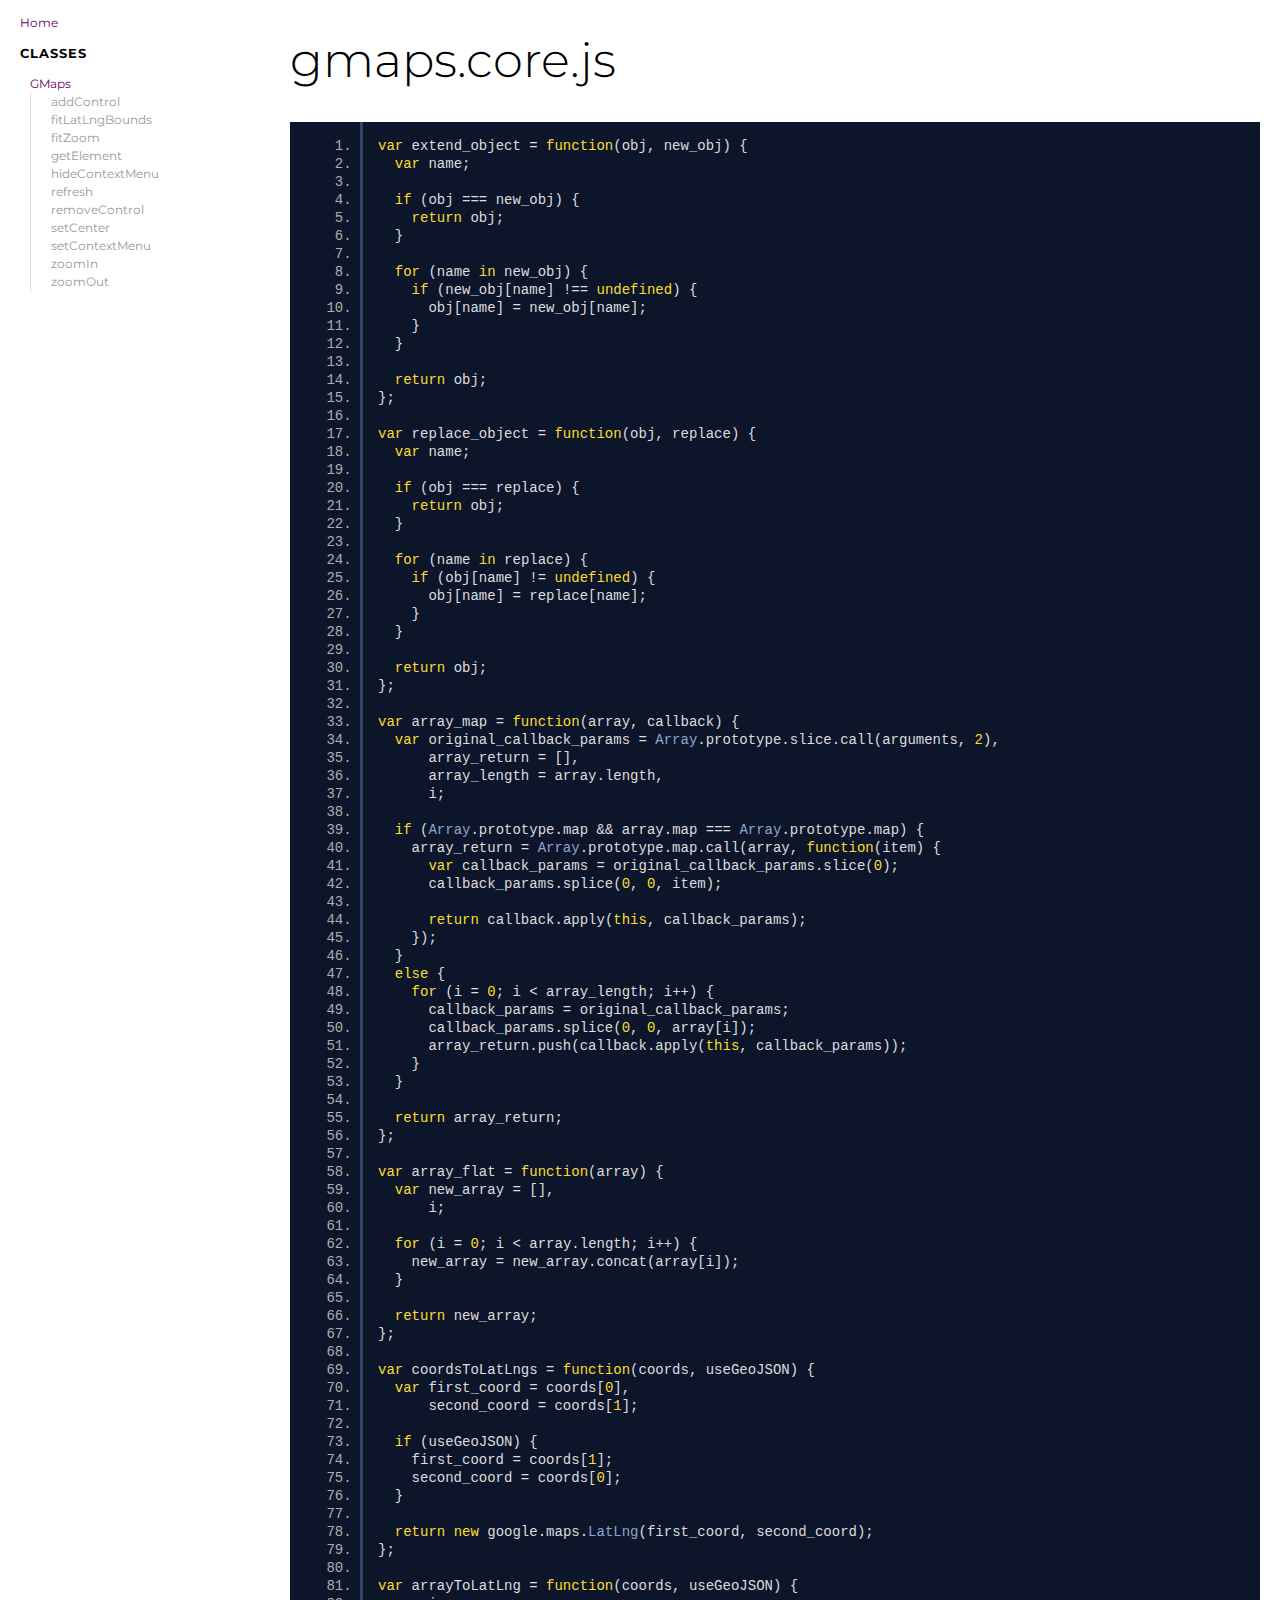
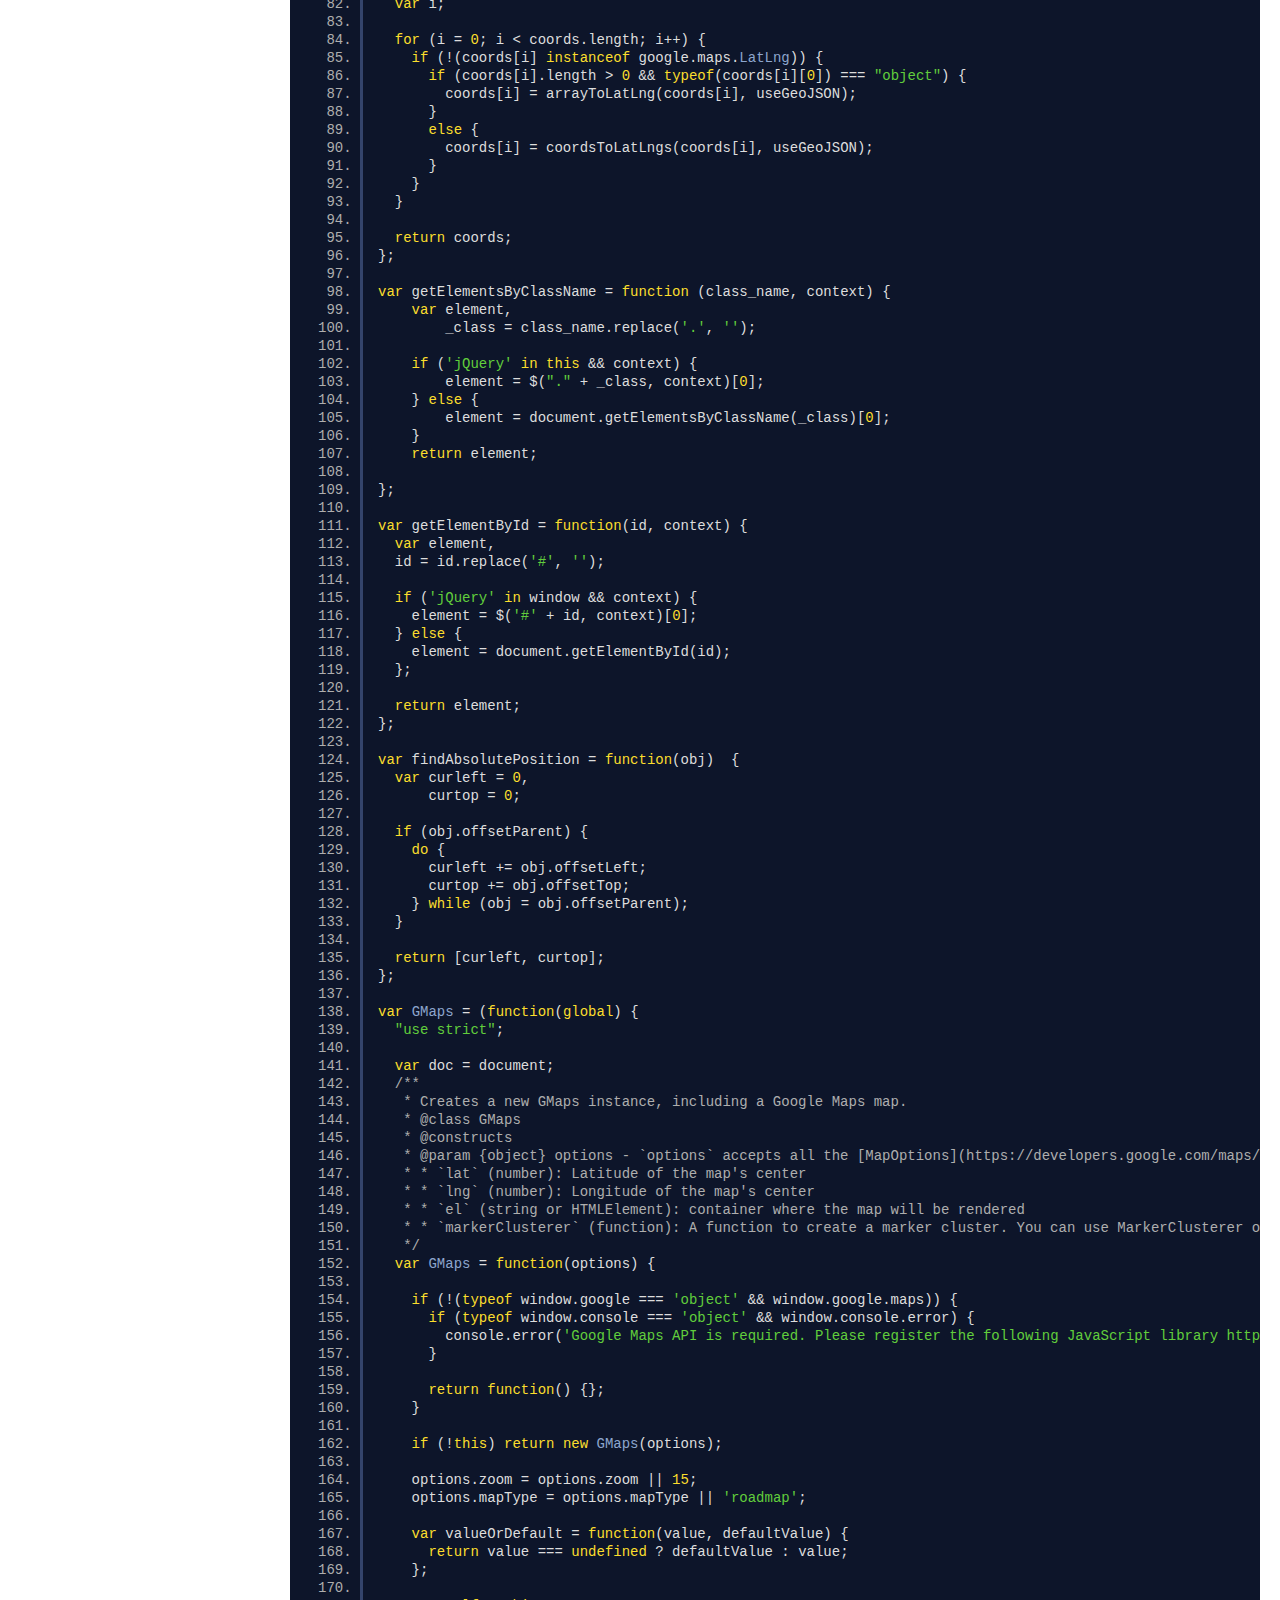
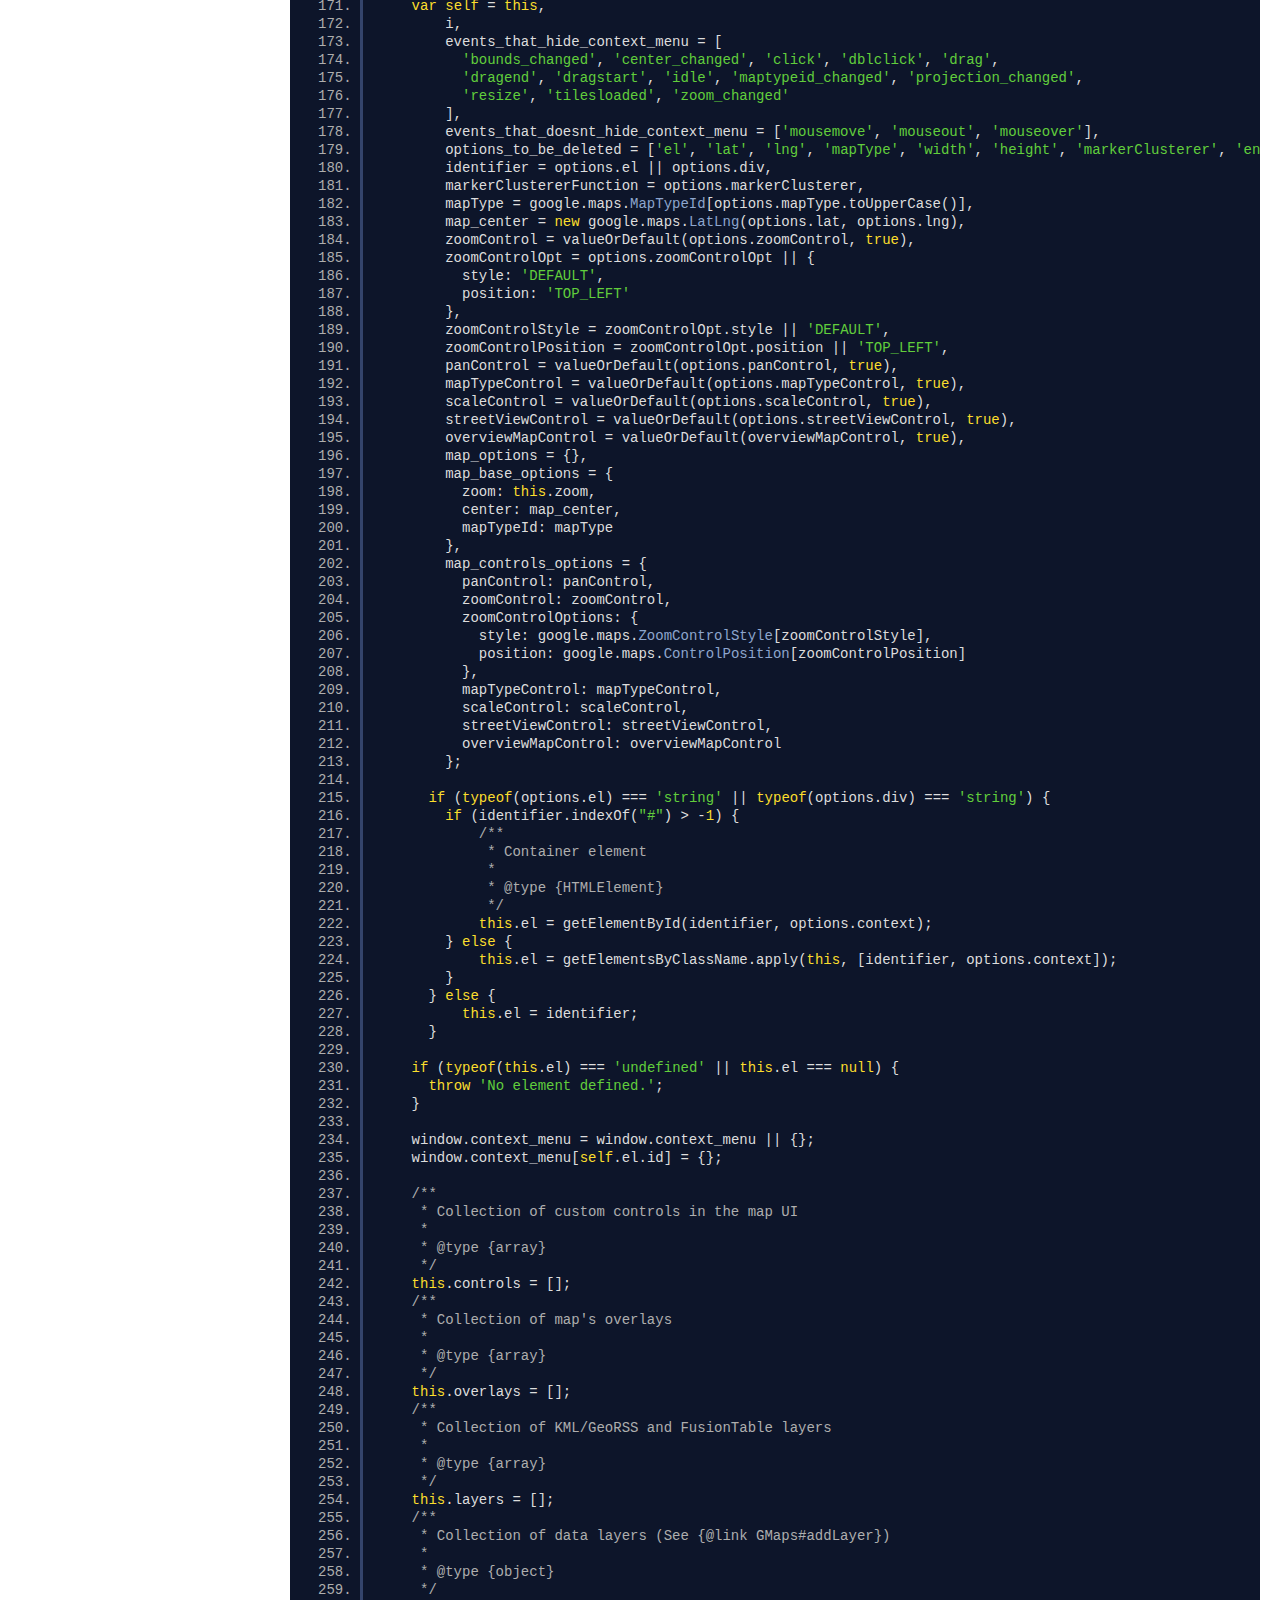
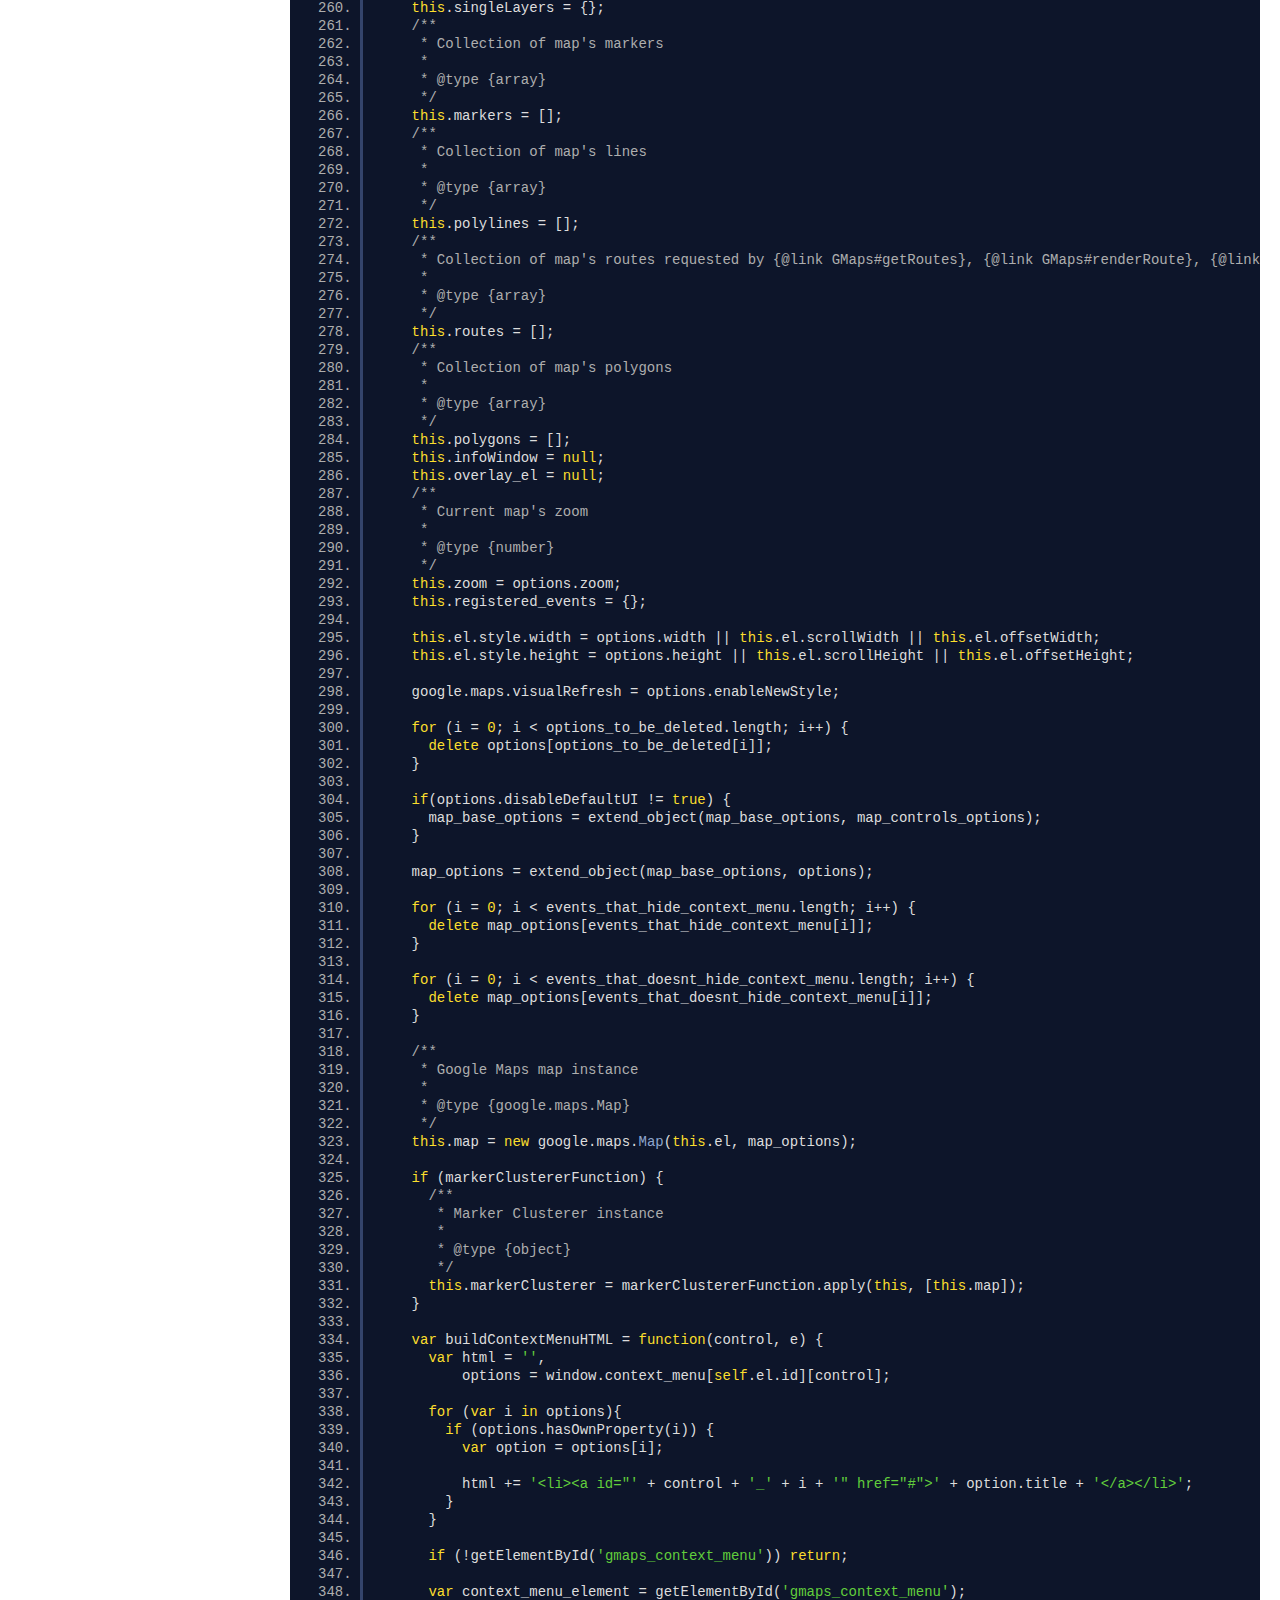
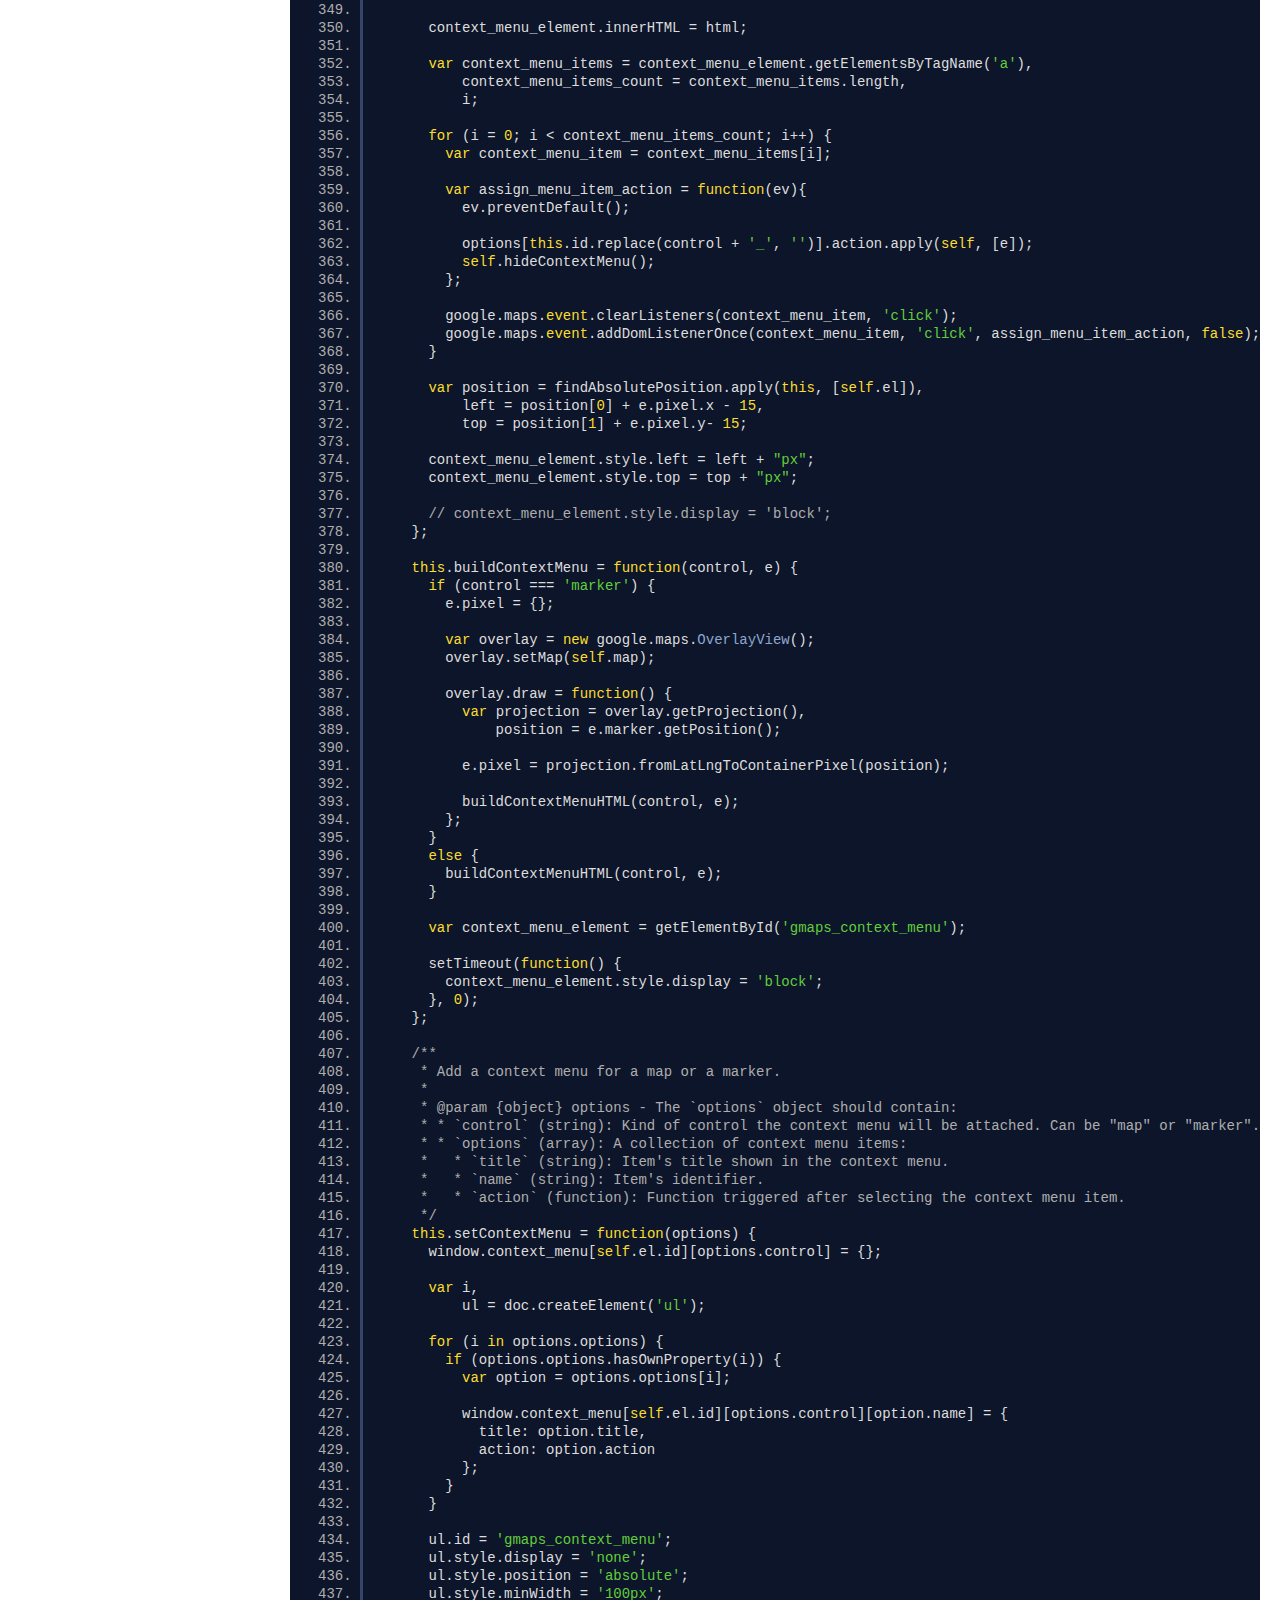
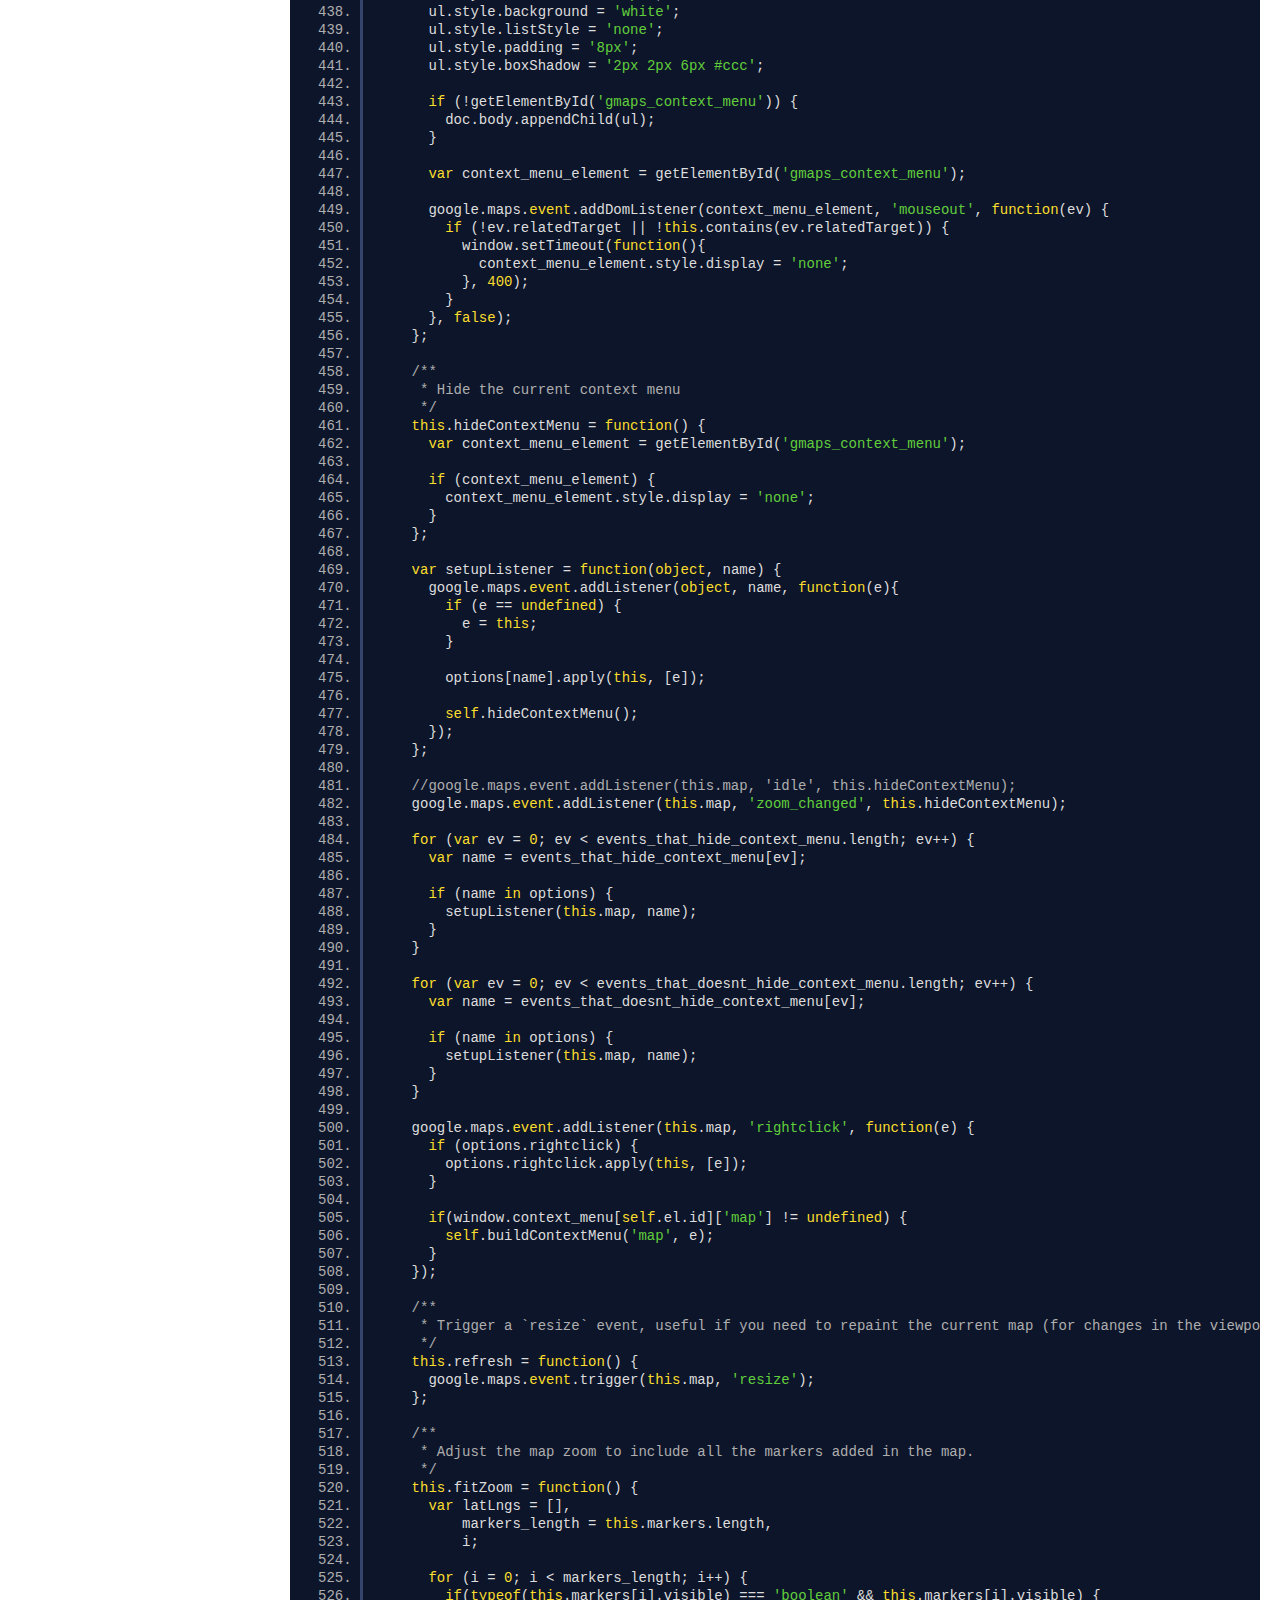
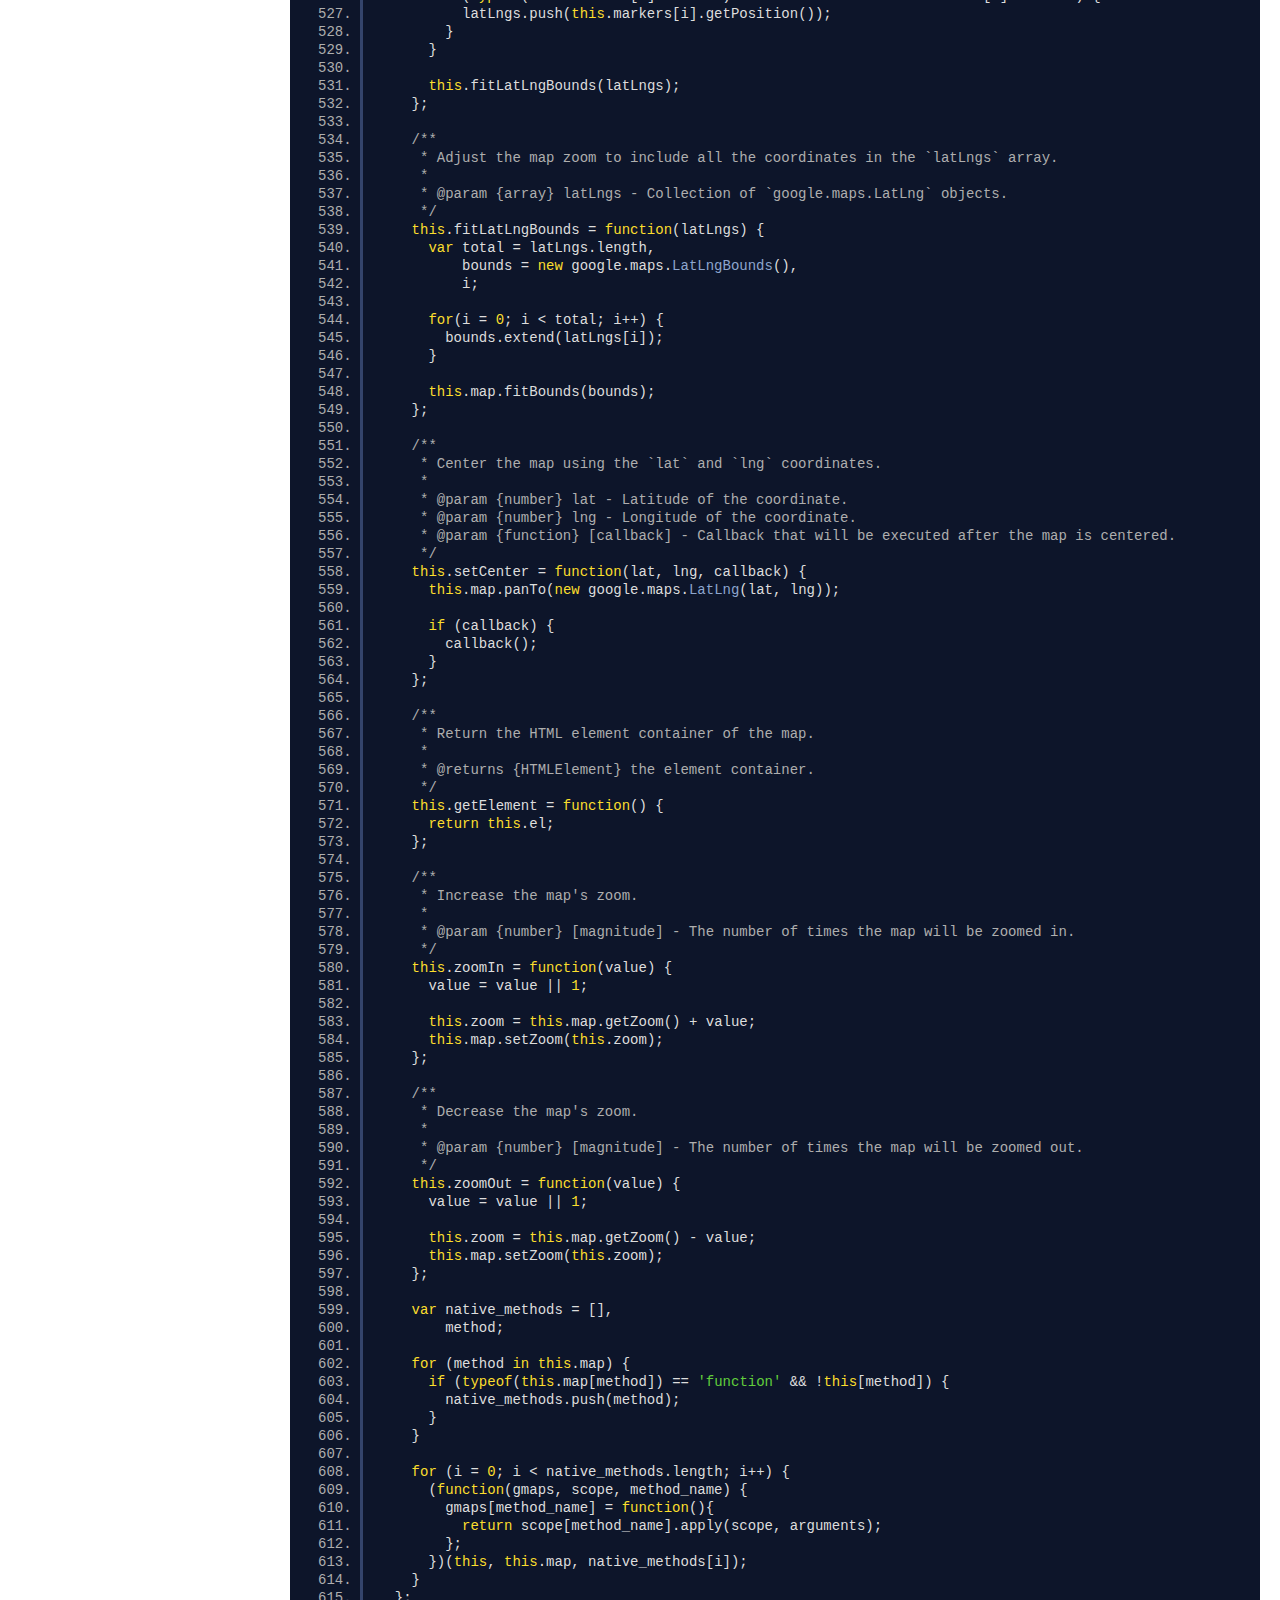
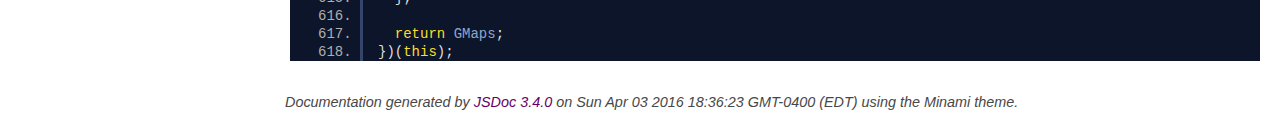
<file: TheWorld/wwwroot/lib/gmaps/docs/gmaps.core.js.html>
<!DOCTYPE html>
<html lang="en">
<head>
    <meta charset="utf-8">
    <title>gmaps.core.js - Documentation</title>

    <script src="scripts/prettify/prettify.js"></script>
    <script src="scripts/prettify/lang-css.js"></script>
    <!--[if lt IE 9]>
      <script src="//html5shiv.googlecode.com/svn/trunk/html5.js"></script>
    <![endif]-->
    <link type="text/css" rel="stylesheet" href="https://code.ionicframework.com/ionicons/2.0.1/css/ionicons.min.css">
    <link type="text/css" rel="stylesheet" href="styles/prettify.css">
    <link type="text/css" rel="stylesheet" href="styles/jsdoc.css">
</head>
<body>

<input type="checkbox" id="nav-trigger" class="nav-trigger" />
<label for="nav-trigger" class="navicon-button x">
  <div class="navicon"></div>
</label>

<label for="nav-trigger" class="overlay"></label>

<nav>
    <h2><a href="index.html">Home</a></h2><h3>Classes</h3><ul><li><a href="GMaps.html">GMaps</a><ul class='methods'><li data-type='method'><a href="GMaps.html#addControl">addControl</a></li><li data-type='method'><a href="GMaps.html#fitLatLngBounds">fitLatLngBounds</a></li><li data-type='method'><a href="GMaps.html#fitZoom">fitZoom</a></li><li data-type='method'><a href="GMaps.html#getElement">getElement</a></li><li data-type='method'><a href="GMaps.html#hideContextMenu">hideContextMenu</a></li><li data-type='method'><a href="GMaps.html#refresh">refresh</a></li><li data-type='method'><a href="GMaps.html#removeControl">removeControl</a></li><li data-type='method'><a href="GMaps.html#setCenter">setCenter</a></li><li data-type='method'><a href="GMaps.html#setContextMenu">setContextMenu</a></li><li data-type='method'><a href="GMaps.html#zoomIn">zoomIn</a></li><li data-type='method'><a href="GMaps.html#zoomOut">zoomOut</a></li></ul></li></ul>
</nav>

<div id="main">
    
    <h1 class="page-title">gmaps.core.js</h1>
    

    



    
    <section>
        <article>
            <pre class="prettyprint source linenums"><code>var extend_object = function(obj, new_obj) {
  var name;

  if (obj === new_obj) {
    return obj;
  }

  for (name in new_obj) {
    if (new_obj[name] !== undefined) {
      obj[name] = new_obj[name];
    }
  }

  return obj;
};

var replace_object = function(obj, replace) {
  var name;

  if (obj === replace) {
    return obj;
  }

  for (name in replace) {
    if (obj[name] != undefined) {
      obj[name] = replace[name];
    }
  }

  return obj;
};

var array_map = function(array, callback) {
  var original_callback_params = Array.prototype.slice.call(arguments, 2),
      array_return = [],
      array_length = array.length,
      i;

  if (Array.prototype.map &amp;&amp; array.map === Array.prototype.map) {
    array_return = Array.prototype.map.call(array, function(item) {
      var callback_params = original_callback_params.slice(0);
      callback_params.splice(0, 0, item);

      return callback.apply(this, callback_params);
    });
  }
  else {
    for (i = 0; i &lt; array_length; i++) {
      callback_params = original_callback_params;
      callback_params.splice(0, 0, array[i]);
      array_return.push(callback.apply(this, callback_params));
    }
  }

  return array_return;
};

var array_flat = function(array) {
  var new_array = [],
      i;

  for (i = 0; i &lt; array.length; i++) {
    new_array = new_array.concat(array[i]);
  }

  return new_array;
};

var coordsToLatLngs = function(coords, useGeoJSON) {
  var first_coord = coords[0],
      second_coord = coords[1];

  if (useGeoJSON) {
    first_coord = coords[1];
    second_coord = coords[0];
  }

  return new google.maps.LatLng(first_coord, second_coord);
};

var arrayToLatLng = function(coords, useGeoJSON) {
  var i;

  for (i = 0; i &lt; coords.length; i++) {
    if (!(coords[i] instanceof google.maps.LatLng)) {
      if (coords[i].length > 0 &amp;&amp; typeof(coords[i][0]) === "object") {
        coords[i] = arrayToLatLng(coords[i], useGeoJSON);
      }
      else {
        coords[i] = coordsToLatLngs(coords[i], useGeoJSON);
      }
    }
  }

  return coords;
};

var getElementsByClassName = function (class_name, context) {
    var element,
        _class = class_name.replace('.', '');

    if ('jQuery' in this &amp;&amp; context) {
        element = $("." + _class, context)[0];
    } else {
        element = document.getElementsByClassName(_class)[0];
    }
    return element;

};

var getElementById = function(id, context) {
  var element,
  id = id.replace('#', '');

  if ('jQuery' in window &amp;&amp; context) {
    element = $('#' + id, context)[0];
  } else {
    element = document.getElementById(id);
  };

  return element;
};

var findAbsolutePosition = function(obj)  {
  var curleft = 0,
      curtop = 0;

  if (obj.offsetParent) {
    do {
      curleft += obj.offsetLeft;
      curtop += obj.offsetTop;
    } while (obj = obj.offsetParent);
  }

  return [curleft, curtop];
};

var GMaps = (function(global) {
  "use strict";

  var doc = document;
  /**
   * Creates a new GMaps instance, including a Google Maps map.
   * @class GMaps
   * @constructs
   * @param {object} options - `options` accepts all the [MapOptions](https://developers.google.com/maps/documentation/javascript/reference#MapOptions) and [events](https://developers.google.com/maps/documentation/javascript/reference#Map) listed in the Google Maps API. Also accepts:
   * * `lat` (number): Latitude of the map's center
   * * `lng` (number): Longitude of the map's center
   * * `el` (string or HTMLElement): container where the map will be rendered
   * * `markerClusterer` (function): A function to create a marker cluster. You can use MarkerClusterer or MarkerClustererPlus.
   */
  var GMaps = function(options) {

    if (!(typeof window.google === 'object' &amp;&amp; window.google.maps)) {
      if (typeof window.console === 'object' &amp;&amp; window.console.error) {
        console.error('Google Maps API is required. Please register the following JavaScript library https://maps.googleapis.com/maps/api/js.');
      }

      return function() {};
    }

    if (!this) return new GMaps(options);

    options.zoom = options.zoom || 15;
    options.mapType = options.mapType || 'roadmap';

    var valueOrDefault = function(value, defaultValue) {
      return value === undefined ? defaultValue : value;
    };

    var self = this,
        i,
        events_that_hide_context_menu = [
          'bounds_changed', 'center_changed', 'click', 'dblclick', 'drag',
          'dragend', 'dragstart', 'idle', 'maptypeid_changed', 'projection_changed',
          'resize', 'tilesloaded', 'zoom_changed'
        ],
        events_that_doesnt_hide_context_menu = ['mousemove', 'mouseout', 'mouseover'],
        options_to_be_deleted = ['el', 'lat', 'lng', 'mapType', 'width', 'height', 'markerClusterer', 'enableNewStyle'],
        identifier = options.el || options.div,
        markerClustererFunction = options.markerClusterer,
        mapType = google.maps.MapTypeId[options.mapType.toUpperCase()],
        map_center = new google.maps.LatLng(options.lat, options.lng),
        zoomControl = valueOrDefault(options.zoomControl, true),
        zoomControlOpt = options.zoomControlOpt || {
          style: 'DEFAULT',
          position: 'TOP_LEFT'
        },
        zoomControlStyle = zoomControlOpt.style || 'DEFAULT',
        zoomControlPosition = zoomControlOpt.position || 'TOP_LEFT',
        panControl = valueOrDefault(options.panControl, true),
        mapTypeControl = valueOrDefault(options.mapTypeControl, true),
        scaleControl = valueOrDefault(options.scaleControl, true),
        streetViewControl = valueOrDefault(options.streetViewControl, true),
        overviewMapControl = valueOrDefault(overviewMapControl, true),
        map_options = {},
        map_base_options = {
          zoom: this.zoom,
          center: map_center,
          mapTypeId: mapType
        },
        map_controls_options = {
          panControl: panControl,
          zoomControl: zoomControl,
          zoomControlOptions: {
            style: google.maps.ZoomControlStyle[zoomControlStyle],
            position: google.maps.ControlPosition[zoomControlPosition]
          },
          mapTypeControl: mapTypeControl,
          scaleControl: scaleControl,
          streetViewControl: streetViewControl,
          overviewMapControl: overviewMapControl
        };

      if (typeof(options.el) === 'string' || typeof(options.div) === 'string') {
        if (identifier.indexOf("#") > -1) {
            /**
             * Container element
             *
             * @type {HTMLElement}
             */
            this.el = getElementById(identifier, options.context);
        } else {
            this.el = getElementsByClassName.apply(this, [identifier, options.context]);
        }
      } else {
          this.el = identifier;
      }

    if (typeof(this.el) === 'undefined' || this.el === null) {
      throw 'No element defined.';
    }

    window.context_menu = window.context_menu || {};
    window.context_menu[self.el.id] = {};

    /**
     * Collection of custom controls in the map UI
     *
     * @type {array}
     */
    this.controls = [];
    /**
     * Collection of map's overlays
     *
     * @type {array}
     */
    this.overlays = [];
    /**
     * Collection of KML/GeoRSS and FusionTable layers
     *
     * @type {array}
     */
    this.layers = [];
    /**
     * Collection of data layers (See {@link GMaps#addLayer})
     *
     * @type {object}
     */
    this.singleLayers = {};
    /**
     * Collection of map's markers
     *
     * @type {array}
     */
    this.markers = [];
    /**
     * Collection of map's lines
     *
     * @type {array}
     */
    this.polylines = [];
    /**
     * Collection of map's routes requested by {@link GMaps#getRoutes}, {@link GMaps#renderRoute}, {@link GMaps#drawRoute}, {@link GMaps#travelRoute} or {@link GMaps#drawSteppedRoute}
     *
     * @type {array}
     */
    this.routes = [];
    /**
     * Collection of map's polygons
     *
     * @type {array}
     */
    this.polygons = [];
    this.infoWindow = null;
    this.overlay_el = null;
    /**
     * Current map's zoom
     *
     * @type {number}
     */
    this.zoom = options.zoom;
    this.registered_events = {};

    this.el.style.width = options.width || this.el.scrollWidth || this.el.offsetWidth;
    this.el.style.height = options.height || this.el.scrollHeight || this.el.offsetHeight;

    google.maps.visualRefresh = options.enableNewStyle;

    for (i = 0; i &lt; options_to_be_deleted.length; i++) {
      delete options[options_to_be_deleted[i]];
    }

    if(options.disableDefaultUI != true) {
      map_base_options = extend_object(map_base_options, map_controls_options);
    }

    map_options = extend_object(map_base_options, options);

    for (i = 0; i &lt; events_that_hide_context_menu.length; i++) {
      delete map_options[events_that_hide_context_menu[i]];
    }

    for (i = 0; i &lt; events_that_doesnt_hide_context_menu.length; i++) {
      delete map_options[events_that_doesnt_hide_context_menu[i]];
    }

    /**
     * Google Maps map instance
     *
     * @type {google.maps.Map}
     */
    this.map = new google.maps.Map(this.el, map_options);

    if (markerClustererFunction) {
      /**
       * Marker Clusterer instance
       *
       * @type {object}
       */
      this.markerClusterer = markerClustererFunction.apply(this, [this.map]);
    }

    var buildContextMenuHTML = function(control, e) {
      var html = '',
          options = window.context_menu[self.el.id][control];

      for (var i in options){
        if (options.hasOwnProperty(i)) {
          var option = options[i];

          html += '&lt;li>&lt;a id="' + control + '_' + i + '" href="#">' + option.title + '&lt;/a>&lt;/li>';
        }
      }

      if (!getElementById('gmaps_context_menu')) return;

      var context_menu_element = getElementById('gmaps_context_menu');

      context_menu_element.innerHTML = html;

      var context_menu_items = context_menu_element.getElementsByTagName('a'),
          context_menu_items_count = context_menu_items.length,
          i;

      for (i = 0; i &lt; context_menu_items_count; i++) {
        var context_menu_item = context_menu_items[i];

        var assign_menu_item_action = function(ev){
          ev.preventDefault();

          options[this.id.replace(control + '_', '')].action.apply(self, [e]);
          self.hideContextMenu();
        };

        google.maps.event.clearListeners(context_menu_item, 'click');
        google.maps.event.addDomListenerOnce(context_menu_item, 'click', assign_menu_item_action, false);
      }

      var position = findAbsolutePosition.apply(this, [self.el]),
          left = position[0] + e.pixel.x - 15,
          top = position[1] + e.pixel.y- 15;

      context_menu_element.style.left = left + "px";
      context_menu_element.style.top = top + "px";

      // context_menu_element.style.display = 'block';
    };

    this.buildContextMenu = function(control, e) {
      if (control === 'marker') {
        e.pixel = {};

        var overlay = new google.maps.OverlayView();
        overlay.setMap(self.map);

        overlay.draw = function() {
          var projection = overlay.getProjection(),
              position = e.marker.getPosition();

          e.pixel = projection.fromLatLngToContainerPixel(position);

          buildContextMenuHTML(control, e);
        };
      }
      else {
        buildContextMenuHTML(control, e);
      }

      var context_menu_element = getElementById('gmaps_context_menu');

      setTimeout(function() {
        context_menu_element.style.display = 'block';
      }, 0);
    };

    /**
     * Add a context menu for a map or a marker.
     *
     * @param {object} options - The `options` object should contain:
     * * `control` (string): Kind of control the context menu will be attached. Can be "map" or "marker".
     * * `options` (array): A collection of context menu items:
     *   * `title` (string): Item's title shown in the context menu.
     *   * `name` (string): Item's identifier.
     *   * `action` (function): Function triggered after selecting the context menu item.
     */
    this.setContextMenu = function(options) {
      window.context_menu[self.el.id][options.control] = {};

      var i,
          ul = doc.createElement('ul');

      for (i in options.options) {
        if (options.options.hasOwnProperty(i)) {
          var option = options.options[i];

          window.context_menu[self.el.id][options.control][option.name] = {
            title: option.title,
            action: option.action
          };
        }
      }

      ul.id = 'gmaps_context_menu';
      ul.style.display = 'none';
      ul.style.position = 'absolute';
      ul.style.minWidth = '100px';
      ul.style.background = 'white';
      ul.style.listStyle = 'none';
      ul.style.padding = '8px';
      ul.style.boxShadow = '2px 2px 6px #ccc';

      if (!getElementById('gmaps_context_menu')) {
        doc.body.appendChild(ul);
      }

      var context_menu_element = getElementById('gmaps_context_menu');

      google.maps.event.addDomListener(context_menu_element, 'mouseout', function(ev) {
        if (!ev.relatedTarget || !this.contains(ev.relatedTarget)) {
          window.setTimeout(function(){
            context_menu_element.style.display = 'none';
          }, 400);
        }
      }, false);
    };

    /**
     * Hide the current context menu
     */
    this.hideContextMenu = function() {
      var context_menu_element = getElementById('gmaps_context_menu');

      if (context_menu_element) {
        context_menu_element.style.display = 'none';
      }
    };

    var setupListener = function(object, name) {
      google.maps.event.addListener(object, name, function(e){
        if (e == undefined) {
          e = this;
        }

        options[name].apply(this, [e]);

        self.hideContextMenu();
      });
    };

    //google.maps.event.addListener(this.map, 'idle', this.hideContextMenu);
    google.maps.event.addListener(this.map, 'zoom_changed', this.hideContextMenu);

    for (var ev = 0; ev &lt; events_that_hide_context_menu.length; ev++) {
      var name = events_that_hide_context_menu[ev];

      if (name in options) {
        setupListener(this.map, name);
      }
    }

    for (var ev = 0; ev &lt; events_that_doesnt_hide_context_menu.length; ev++) {
      var name = events_that_doesnt_hide_context_menu[ev];

      if (name in options) {
        setupListener(this.map, name);
      }
    }

    google.maps.event.addListener(this.map, 'rightclick', function(e) {
      if (options.rightclick) {
        options.rightclick.apply(this, [e]);
      }

      if(window.context_menu[self.el.id]['map'] != undefined) {
        self.buildContextMenu('map', e);
      }
    });

    /**
     * Trigger a `resize` event, useful if you need to repaint the current map (for changes in the viewport or display / hide actions).
     */
    this.refresh = function() {
      google.maps.event.trigger(this.map, 'resize');
    };

    /**
     * Adjust the map zoom to include all the markers added in the map.
     */
    this.fitZoom = function() {
      var latLngs = [],
          markers_length = this.markers.length,
          i;

      for (i = 0; i &lt; markers_length; i++) {
        if(typeof(this.markers[i].visible) === 'boolean' &amp;&amp; this.markers[i].visible) {
          latLngs.push(this.markers[i].getPosition());
        }
      }

      this.fitLatLngBounds(latLngs);
    };

    /**
     * Adjust the map zoom to include all the coordinates in the `latLngs` array.
     *
     * @param {array} latLngs - Collection of `google.maps.LatLng` objects.
     */
    this.fitLatLngBounds = function(latLngs) {
      var total = latLngs.length,
          bounds = new google.maps.LatLngBounds(),
          i;

      for(i = 0; i &lt; total; i++) {
        bounds.extend(latLngs[i]);
      }

      this.map.fitBounds(bounds);
    };

    /**
     * Center the map using the `lat` and `lng` coordinates.
     *
     * @param {number} lat - Latitude of the coordinate.
     * @param {number} lng - Longitude of the coordinate.
     * @param {function} [callback] - Callback that will be executed after the map is centered.
     */
    this.setCenter = function(lat, lng, callback) {
      this.map.panTo(new google.maps.LatLng(lat, lng));

      if (callback) {
        callback();
      }
    };

    /**
     * Return the HTML element container of the map.
     *
     * @returns {HTMLElement} the element container.
     */
    this.getElement = function() {
      return this.el;
    };

    /**
     * Increase the map's zoom.
     *
     * @param {number} [magnitude] - The number of times the map will be zoomed in.
     */
    this.zoomIn = function(value) {
      value = value || 1;

      this.zoom = this.map.getZoom() + value;
      this.map.setZoom(this.zoom);
    };

    /**
     * Decrease the map's zoom.
     *
     * @param {number} [magnitude] - The number of times the map will be zoomed out.
     */
    this.zoomOut = function(value) {
      value = value || 1;

      this.zoom = this.map.getZoom() - value;
      this.map.setZoom(this.zoom);
    };

    var native_methods = [],
        method;

    for (method in this.map) {
      if (typeof(this.map[method]) == 'function' &amp;&amp; !this[method]) {
        native_methods.push(method);
      }
    }

    for (i = 0; i &lt; native_methods.length; i++) {
      (function(gmaps, scope, method_name) {
        gmaps[method_name] = function(){
          return scope[method_name].apply(scope, arguments);
        };
      })(this, this.map, native_methods[i]);
    }
  };

  return GMaps;
})(this);
</code></pre>
        </article>
    </section>




</div>

<br class="clear">

<footer>
    Documentation generated by <a href="https://github.com/jsdoc3/jsdoc">JSDoc 3.4.0</a> on Sun Apr 03 2016 18:36:23 GMT-0400 (EDT) using the Minami theme.
</footer>

<script>prettyPrint();</script>
<script src="scripts/linenumber.js"></script>
</body>
</html>
</file>
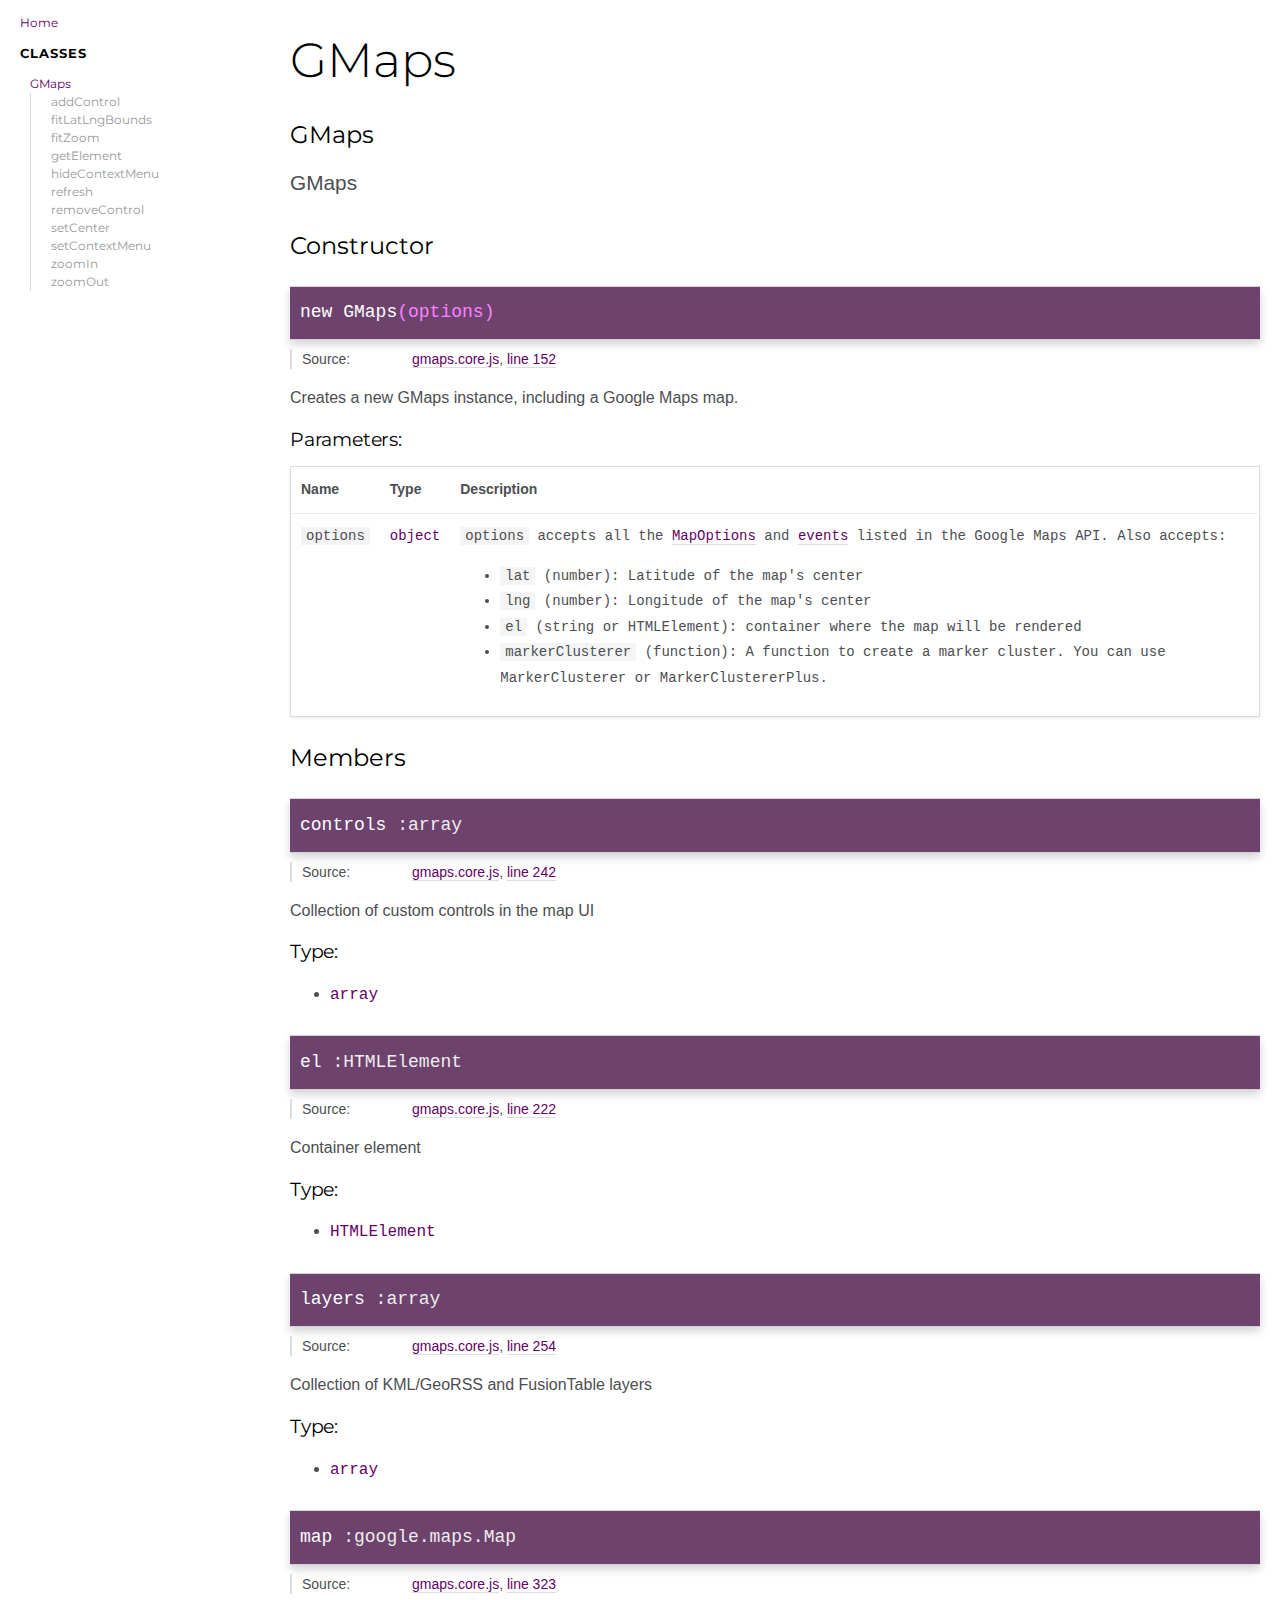
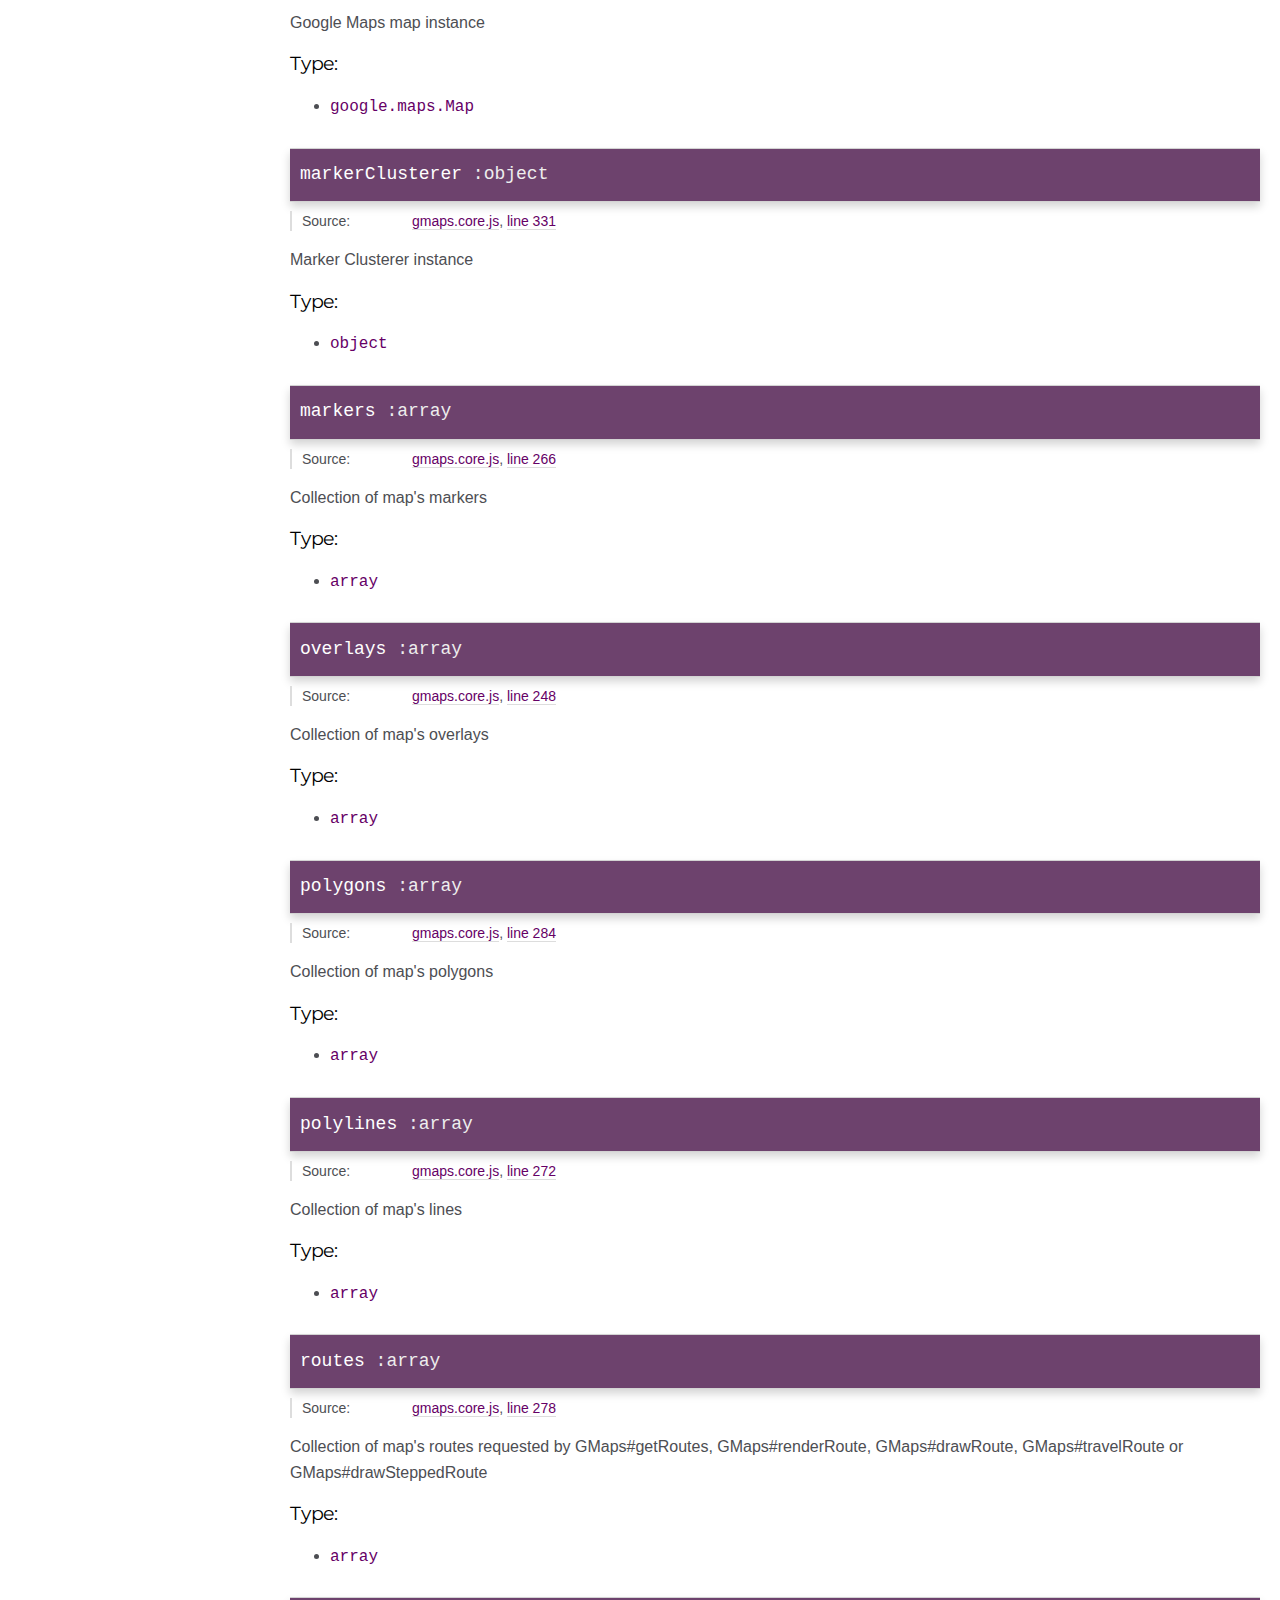
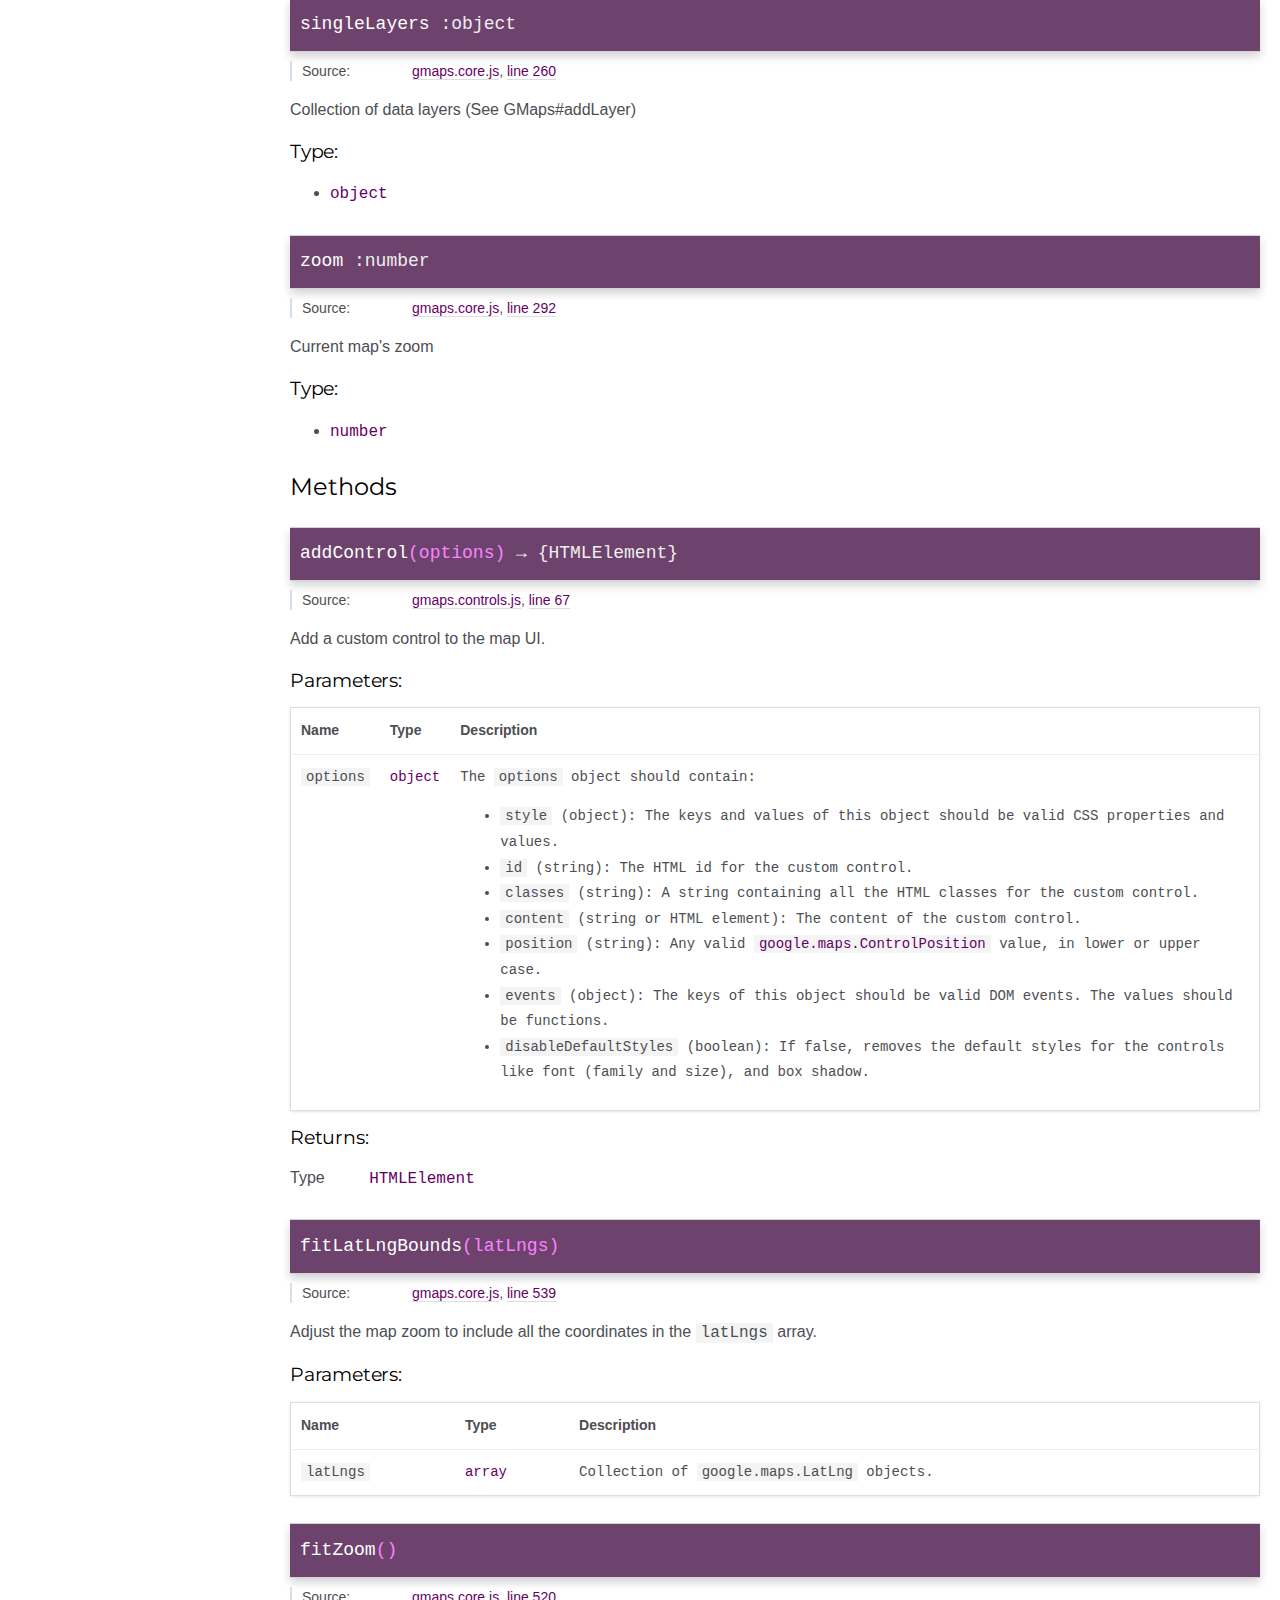
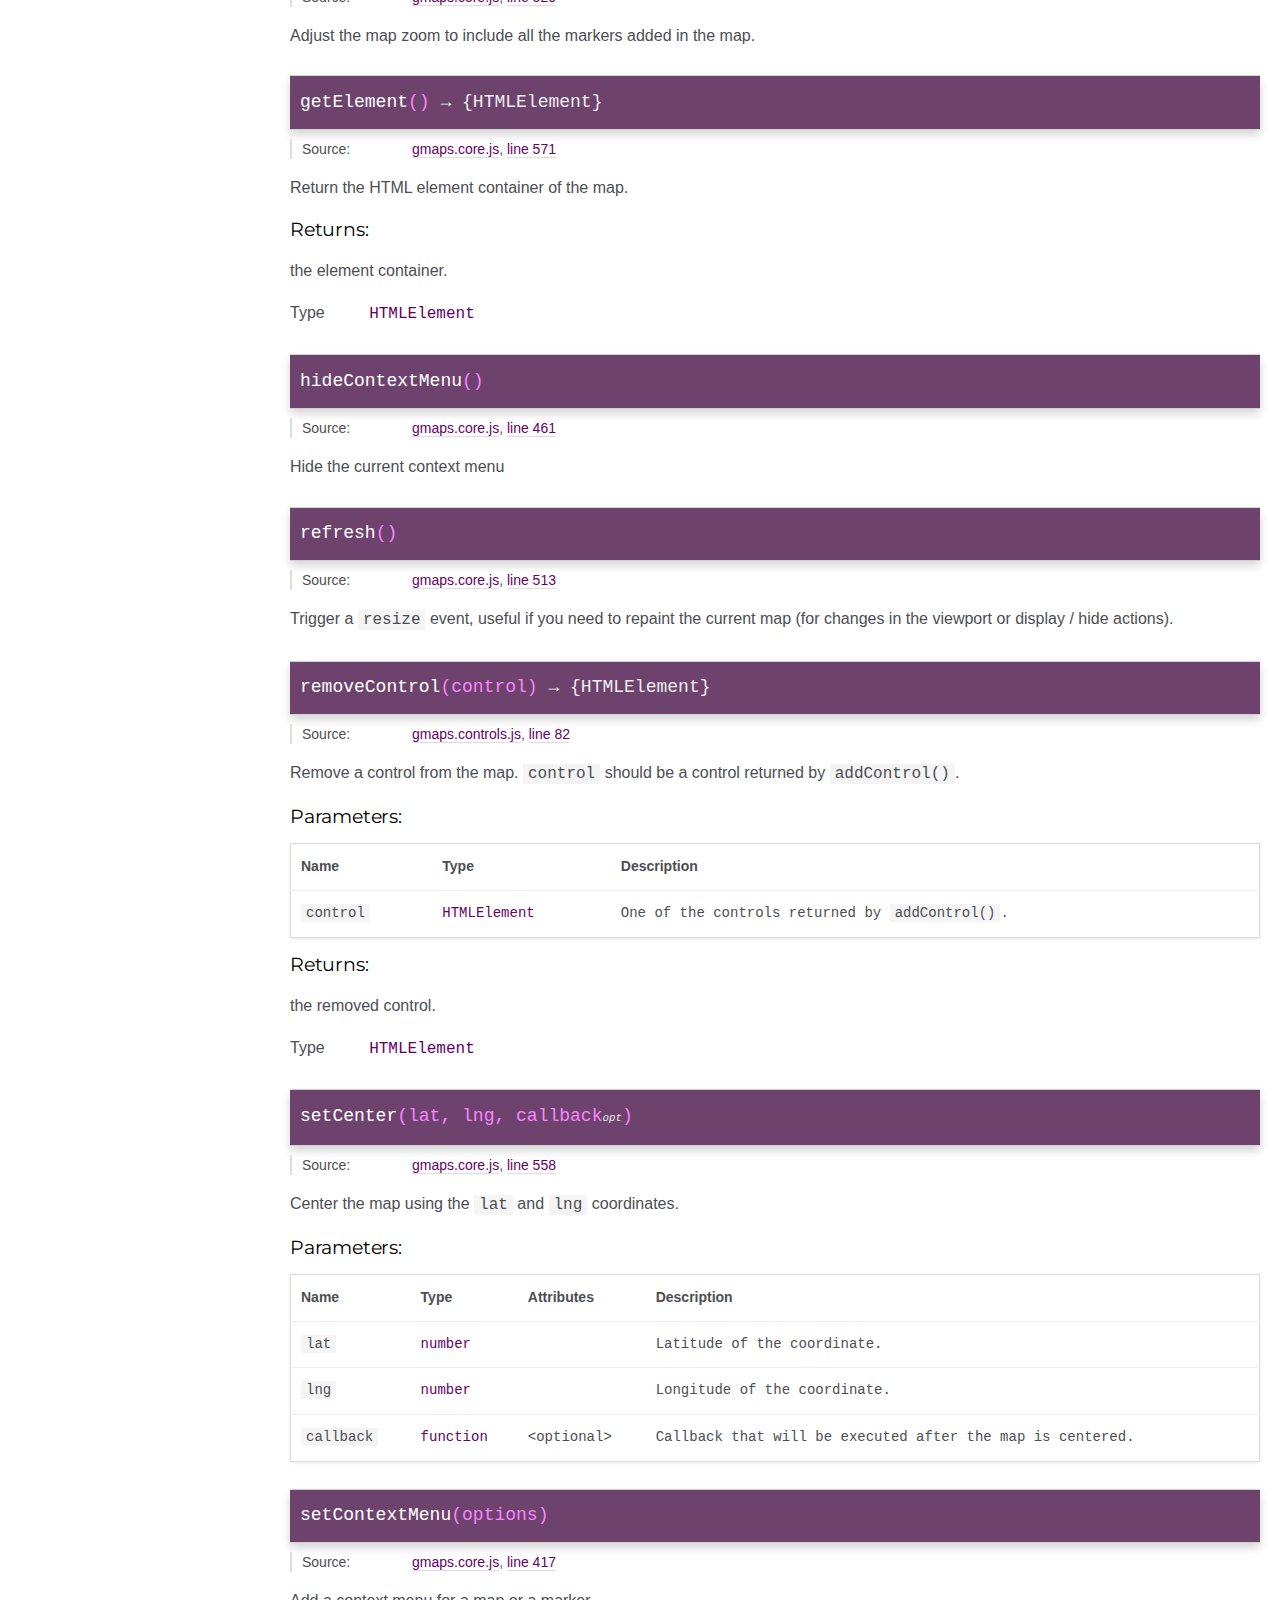
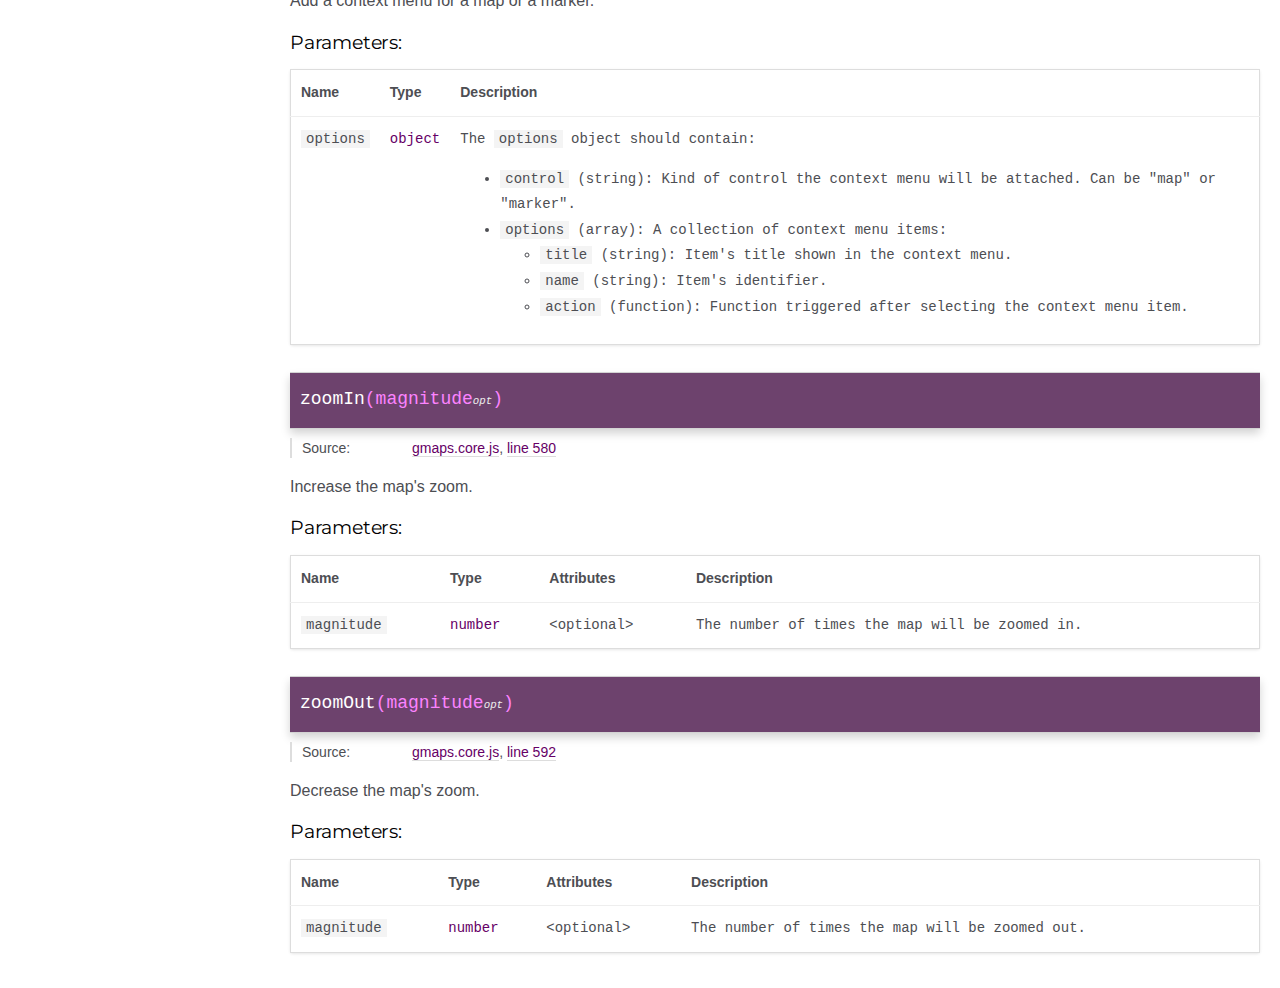
<file: TheWorld/wwwroot/lib/gmaps/docs/GMaps.html>
<!DOCTYPE html>
<html lang="en">
<head>
    <meta charset="utf-8">
    <title>GMaps - Documentation</title>

    <script src="scripts/prettify/prettify.js"></script>
    <script src="scripts/prettify/lang-css.js"></script>
    <!--[if lt IE 9]>
      <script src="//html5shiv.googlecode.com/svn/trunk/html5.js"></script>
    <![endif]-->
    <link type="text/css" rel="stylesheet" href="https://code.ionicframework.com/ionicons/2.0.1/css/ionicons.min.css">
    <link type="text/css" rel="stylesheet" href="styles/prettify.css">
    <link type="text/css" rel="stylesheet" href="styles/jsdoc.css">
</head>
<body>

<input type="checkbox" id="nav-trigger" class="nav-trigger" />
<label for="nav-trigger" class="navicon-button x">
  <div class="navicon"></div>
</label>

<label for="nav-trigger" class="overlay"></label>

<nav>
    <h2><a href="index.html">Home</a></h2><h3>Classes</h3><ul><li><a href="GMaps.html">GMaps</a><ul class='methods'><li data-type='method'><a href="GMaps.html#addControl">addControl</a></li><li data-type='method'><a href="GMaps.html#fitLatLngBounds">fitLatLngBounds</a></li><li data-type='method'><a href="GMaps.html#fitZoom">fitZoom</a></li><li data-type='method'><a href="GMaps.html#getElement">getElement</a></li><li data-type='method'><a href="GMaps.html#hideContextMenu">hideContextMenu</a></li><li data-type='method'><a href="GMaps.html#refresh">refresh</a></li><li data-type='method'><a href="GMaps.html#removeControl">removeControl</a></li><li data-type='method'><a href="GMaps.html#setCenter">setCenter</a></li><li data-type='method'><a href="GMaps.html#setContextMenu">setContextMenu</a></li><li data-type='method'><a href="GMaps.html#zoomIn">zoomIn</a></li><li data-type='method'><a href="GMaps.html#zoomOut">zoomOut</a></li></ul></li></ul>
</nav>

<div id="main">
    
    <h1 class="page-title">GMaps</h1>
    

    




<section>

<header>
    
        <h2>
        GMaps
        </h2>
        
            <div class="class-description"><p>GMaps</p></div>
        
    
</header>

<article>
    <div class="container-overview">
    
        

    
    <h2>Constructor</h2>
    

    <h4 class="name" id="GMaps"><span class="type-signature"></span>new GMaps<span class="signature">(options)</span><span class="type-signature"></span></h4>

    




<dl class="details">

    
    <dt class="tag-source">Source:</dt>
    <dd class="tag-source"><ul class="dummy"><li>
        <a href="gmaps.core.js.html">gmaps.core.js</a>, <a href="gmaps.core.js.html#line152">line 152</a>
    </li></ul></dd>
    

    

    

    

    

    

    

    

    

    

    

    

    

    

    

    
</dl>





<div class="description">
    <p>Creates a new GMaps instance, including a Google Maps map.</p>
</div>











    <h5>Parameters:</h5>
    

<table class="params">
    <thead>
    <tr>
        
        <th>Name</th>
        

        <th>Type</th>

        

        

        <th class="last">Description</th>
    </tr>
    </thead>

    <tbody>
    

        <tr>
            
                <td class="name"><code>options</code></td>
            

            <td class="type">
            
                
<span class="param-type">object</span>


            
            </td>

            

            

            <td class="description last"><p><code>options</code> accepts all the <a href="https://developers.google.com/maps/documentation/javascript/reference#MapOptions">MapOptions</a> and <a href="https://developers.google.com/maps/documentation/javascript/reference#Map">events</a> listed in the Google Maps API. Also accepts:</p>
<ul>
<li><code>lat</code> (number): Latitude of the map's center</li>
<li><code>lng</code> (number): Longitude of the map's center</li>
<li><code>el</code> (string or HTMLElement): container where the map will be rendered</li>
<li><code>markerClusterer</code> (function): A function to create a marker cluster. You can use MarkerClusterer or MarkerClustererPlus.</li>
</ul></td>
        </tr>

    
    </tbody>
</table>
















    
    </div>

    

    

    

     

    

    
        <h3 class="subsection-title">Members</h3>

        
            
<h4 class="name" id="controls"><span class="type-signature"></span>controls<span class="type-signature"> :array</span></h4>





<dl class="details">

    
    <dt class="tag-source">Source:</dt>
    <dd class="tag-source"><ul class="dummy"><li>
        <a href="gmaps.core.js.html">gmaps.core.js</a>, <a href="gmaps.core.js.html#line242">line 242</a>
    </li></ul></dd>
    

    

    

    

    

    

    

    

    

    

    

    

    

    

    

    
</dl>





<div class="description">
    <p>Collection of custom controls in the map UI</p>
</div>



    <h5>Type:</h5>
    <ul>
        <li>
            
<span class="param-type">array</span>


        </li>
    </ul>






        
            
<h4 class="name" id="el"><span class="type-signature"></span>el<span class="type-signature"> :HTMLElement</span></h4>





<dl class="details">

    
    <dt class="tag-source">Source:</dt>
    <dd class="tag-source"><ul class="dummy"><li>
        <a href="gmaps.core.js.html">gmaps.core.js</a>, <a href="gmaps.core.js.html#line222">line 222</a>
    </li></ul></dd>
    

    

    

    

    

    

    

    

    

    

    

    

    

    

    

    
</dl>





<div class="description">
    <p>Container element</p>
</div>



    <h5>Type:</h5>
    <ul>
        <li>
            
<span class="param-type">HTMLElement</span>


        </li>
    </ul>






        
            
<h4 class="name" id="layers"><span class="type-signature"></span>layers<span class="type-signature"> :array</span></h4>





<dl class="details">

    
    <dt class="tag-source">Source:</dt>
    <dd class="tag-source"><ul class="dummy"><li>
        <a href="gmaps.core.js.html">gmaps.core.js</a>, <a href="gmaps.core.js.html#line254">line 254</a>
    </li></ul></dd>
    

    

    

    

    

    

    

    

    

    

    

    

    

    

    

    
</dl>





<div class="description">
    <p>Collection of KML/GeoRSS and FusionTable layers</p>
</div>



    <h5>Type:</h5>
    <ul>
        <li>
            
<span class="param-type">array</span>


        </li>
    </ul>






        
            
<h4 class="name" id="map"><span class="type-signature"></span>map<span class="type-signature"> :google.maps.Map</span></h4>





<dl class="details">

    
    <dt class="tag-source">Source:</dt>
    <dd class="tag-source"><ul class="dummy"><li>
        <a href="gmaps.core.js.html">gmaps.core.js</a>, <a href="gmaps.core.js.html#line323">line 323</a>
    </li></ul></dd>
    

    

    

    

    

    

    

    

    

    

    

    

    

    

    

    
</dl>





<div class="description">
    <p>Google Maps map instance</p>
</div>



    <h5>Type:</h5>
    <ul>
        <li>
            
<span class="param-type">google.maps.Map</span>


        </li>
    </ul>






        
            
<h4 class="name" id="markerClusterer"><span class="type-signature"></span>markerClusterer<span class="type-signature"> :object</span></h4>





<dl class="details">

    
    <dt class="tag-source">Source:</dt>
    <dd class="tag-source"><ul class="dummy"><li>
        <a href="gmaps.core.js.html">gmaps.core.js</a>, <a href="gmaps.core.js.html#line331">line 331</a>
    </li></ul></dd>
    

    

    

    

    

    

    

    

    

    

    

    

    

    

    

    
</dl>





<div class="description">
    <p>Marker Clusterer instance</p>
</div>



    <h5>Type:</h5>
    <ul>
        <li>
            
<span class="param-type">object</span>


        </li>
    </ul>






        
            
<h4 class="name" id="markers"><span class="type-signature"></span>markers<span class="type-signature"> :array</span></h4>





<dl class="details">

    
    <dt class="tag-source">Source:</dt>
    <dd class="tag-source"><ul class="dummy"><li>
        <a href="gmaps.core.js.html">gmaps.core.js</a>, <a href="gmaps.core.js.html#line266">line 266</a>
    </li></ul></dd>
    

    

    

    

    

    

    

    

    

    

    

    

    

    

    

    
</dl>





<div class="description">
    <p>Collection of map's markers</p>
</div>



    <h5>Type:</h5>
    <ul>
        <li>
            
<span class="param-type">array</span>


        </li>
    </ul>






        
            
<h4 class="name" id="overlays"><span class="type-signature"></span>overlays<span class="type-signature"> :array</span></h4>





<dl class="details">

    
    <dt class="tag-source">Source:</dt>
    <dd class="tag-source"><ul class="dummy"><li>
        <a href="gmaps.core.js.html">gmaps.core.js</a>, <a href="gmaps.core.js.html#line248">line 248</a>
    </li></ul></dd>
    

    

    

    

    

    

    

    

    

    

    

    

    

    

    

    
</dl>





<div class="description">
    <p>Collection of map's overlays</p>
</div>



    <h5>Type:</h5>
    <ul>
        <li>
            
<span class="param-type">array</span>


        </li>
    </ul>






        
            
<h4 class="name" id="polygons"><span class="type-signature"></span>polygons<span class="type-signature"> :array</span></h4>





<dl class="details">

    
    <dt class="tag-source">Source:</dt>
    <dd class="tag-source"><ul class="dummy"><li>
        <a href="gmaps.core.js.html">gmaps.core.js</a>, <a href="gmaps.core.js.html#line284">line 284</a>
    </li></ul></dd>
    

    

    

    

    

    

    

    

    

    

    

    

    

    

    

    
</dl>





<div class="description">
    <p>Collection of map's polygons</p>
</div>



    <h5>Type:</h5>
    <ul>
        <li>
            
<span class="param-type">array</span>


        </li>
    </ul>






        
            
<h4 class="name" id="polylines"><span class="type-signature"></span>polylines<span class="type-signature"> :array</span></h4>





<dl class="details">

    
    <dt class="tag-source">Source:</dt>
    <dd class="tag-source"><ul class="dummy"><li>
        <a href="gmaps.core.js.html">gmaps.core.js</a>, <a href="gmaps.core.js.html#line272">line 272</a>
    </li></ul></dd>
    

    

    

    

    

    

    

    

    

    

    

    

    

    

    

    
</dl>





<div class="description">
    <p>Collection of map's lines</p>
</div>



    <h5>Type:</h5>
    <ul>
        <li>
            
<span class="param-type">array</span>


        </li>
    </ul>






        
            
<h4 class="name" id="routes"><span class="type-signature"></span>routes<span class="type-signature"> :array</span></h4>





<dl class="details">

    
    <dt class="tag-source">Source:</dt>
    <dd class="tag-source"><ul class="dummy"><li>
        <a href="gmaps.core.js.html">gmaps.core.js</a>, <a href="gmaps.core.js.html#line278">line 278</a>
    </li></ul></dd>
    

    

    

    

    

    

    

    

    

    

    

    

    

    

    

    
</dl>





<div class="description">
    <p>Collection of map's routes requested by GMaps#getRoutes, GMaps#renderRoute, GMaps#drawRoute, GMaps#travelRoute or GMaps#drawSteppedRoute</p>
</div>



    <h5>Type:</h5>
    <ul>
        <li>
            
<span class="param-type">array</span>


        </li>
    </ul>






        
            
<h4 class="name" id="singleLayers"><span class="type-signature"></span>singleLayers<span class="type-signature"> :object</span></h4>





<dl class="details">

    
    <dt class="tag-source">Source:</dt>
    <dd class="tag-source"><ul class="dummy"><li>
        <a href="gmaps.core.js.html">gmaps.core.js</a>, <a href="gmaps.core.js.html#line260">line 260</a>
    </li></ul></dd>
    

    

    

    

    

    

    

    

    

    

    

    

    

    

    

    
</dl>





<div class="description">
    <p>Collection of data layers (See GMaps#addLayer)</p>
</div>



    <h5>Type:</h5>
    <ul>
        <li>
            
<span class="param-type">object</span>


        </li>
    </ul>






        
            
<h4 class="name" id="zoom"><span class="type-signature"></span>zoom<span class="type-signature"> :number</span></h4>





<dl class="details">

    
    <dt class="tag-source">Source:</dt>
    <dd class="tag-source"><ul class="dummy"><li>
        <a href="gmaps.core.js.html">gmaps.core.js</a>, <a href="gmaps.core.js.html#line292">line 292</a>
    </li></ul></dd>
    

    

    

    

    

    

    

    

    

    

    

    

    

    

    

    
</dl>





<div class="description">
    <p>Current map's zoom</p>
</div>



    <h5>Type:</h5>
    <ul>
        <li>
            
<span class="param-type">number</span>


        </li>
    </ul>






        
    

    
        <h3 class="subsection-title">Methods</h3>

        
            

    

    <h4 class="name" id="addControl"><span class="type-signature"></span>addControl<span class="signature">(options)</span><span class="type-signature"> &rarr; {HTMLElement}</span></h4>

    




<dl class="details">

    
    <dt class="tag-source">Source:</dt>
    <dd class="tag-source"><ul class="dummy"><li>
        <a href="gmaps.controls.js.html">gmaps.controls.js</a>, <a href="gmaps.controls.js.html#line67">line 67</a>
    </li></ul></dd>
    

    

    

    

    

    

    

    

    

    

    

    

    

    

    

    
</dl>





<div class="description">
    <p>Add a custom control to the map UI.</p>
</div>











    <h5>Parameters:</h5>
    

<table class="params">
    <thead>
    <tr>
        
        <th>Name</th>
        

        <th>Type</th>

        

        

        <th class="last">Description</th>
    </tr>
    </thead>

    <tbody>
    

        <tr>
            
                <td class="name"><code>options</code></td>
            

            <td class="type">
            
                
<span class="param-type">object</span>


            
            </td>

            

            

            <td class="description last"><p>The <code>options</code> object should contain:</p>
<ul>
<li><code>style</code> (object): The keys and values of this object should be valid CSS properties and values.</li>
<li><code>id</code> (string): The HTML id for the custom control.</li>
<li><code>classes</code> (string): A string containing all the HTML classes for the custom control.</li>
<li><code>content</code> (string or HTML element): The content of the custom control.</li>
<li><code>position</code> (string): Any valid <a href="https://developers.google.com/maps/documentation/javascript/controls#ControlPositioning"><code>google.maps.ControlPosition</code></a> value, in lower or upper case.</li>
<li><code>events</code> (object): The keys of this object should be valid DOM events. The values should be functions.</li>
<li><code>disableDefaultStyles</code> (boolean): If false, removes the default styles for the controls like font (family and size), and box shadow.</li>
</ul></td>
        </tr>

    
    </tbody>
</table>














<h5>Returns:</h5>

        


<dl class="param-type">
    <dt>
        Type
    </dt>
    <dd>
        
<span class="param-type">HTMLElement</span>


    </dd>
</dl>

    


        
            

    

    <h4 class="name" id="fitLatLngBounds"><span class="type-signature"></span>fitLatLngBounds<span class="signature">(latLngs)</span><span class="type-signature"></span></h4>

    




<dl class="details">

    
    <dt class="tag-source">Source:</dt>
    <dd class="tag-source"><ul class="dummy"><li>
        <a href="gmaps.core.js.html">gmaps.core.js</a>, <a href="gmaps.core.js.html#line539">line 539</a>
    </li></ul></dd>
    

    

    

    

    

    

    

    

    

    

    

    

    

    

    

    
</dl>





<div class="description">
    <p>Adjust the map zoom to include all the coordinates in the <code>latLngs</code> array.</p>
</div>











    <h5>Parameters:</h5>
    

<table class="params">
    <thead>
    <tr>
        
        <th>Name</th>
        

        <th>Type</th>

        

        

        <th class="last">Description</th>
    </tr>
    </thead>

    <tbody>
    

        <tr>
            
                <td class="name"><code>latLngs</code></td>
            

            <td class="type">
            
                
<span class="param-type">array</span>


            
            </td>

            

            

            <td class="description last"><p>Collection of <code>google.maps.LatLng</code> objects.</p></td>
        </tr>

    
    </tbody>
</table>
















        
            

    

    <h4 class="name" id="fitZoom"><span class="type-signature"></span>fitZoom<span class="signature">()</span><span class="type-signature"></span></h4>

    




<dl class="details">

    
    <dt class="tag-source">Source:</dt>
    <dd class="tag-source"><ul class="dummy"><li>
        <a href="gmaps.core.js.html">gmaps.core.js</a>, <a href="gmaps.core.js.html#line520">line 520</a>
    </li></ul></dd>
    

    

    

    

    

    

    

    

    

    

    

    

    

    

    

    
</dl>





<div class="description">
    <p>Adjust the map zoom to include all the markers added in the map.</p>
</div>

























        
            

    

    <h4 class="name" id="getElement"><span class="type-signature"></span>getElement<span class="signature">()</span><span class="type-signature"> &rarr; {HTMLElement}</span></h4>

    




<dl class="details">

    
    <dt class="tag-source">Source:</dt>
    <dd class="tag-source"><ul class="dummy"><li>
        <a href="gmaps.core.js.html">gmaps.core.js</a>, <a href="gmaps.core.js.html#line571">line 571</a>
    </li></ul></dd>
    

    

    

    

    

    

    

    

    

    

    

    

    

    

    

    
</dl>





<div class="description">
    <p>Return the HTML element container of the map.</p>
</div>























<h5>Returns:</h5>

        
<div class="param-desc">
    <p>the element container.</p>
</div>



<dl class="param-type">
    <dt>
        Type
    </dt>
    <dd>
        
<span class="param-type">HTMLElement</span>


    </dd>
</dl>

    


        
            

    

    <h4 class="name" id="hideContextMenu"><span class="type-signature"></span>hideContextMenu<span class="signature">()</span><span class="type-signature"></span></h4>

    




<dl class="details">

    
    <dt class="tag-source">Source:</dt>
    <dd class="tag-source"><ul class="dummy"><li>
        <a href="gmaps.core.js.html">gmaps.core.js</a>, <a href="gmaps.core.js.html#line461">line 461</a>
    </li></ul></dd>
    

    

    

    

    

    

    

    

    

    

    

    

    

    

    

    
</dl>





<div class="description">
    <p>Hide the current context menu</p>
</div>

























        
            

    

    <h4 class="name" id="refresh"><span class="type-signature"></span>refresh<span class="signature">()</span><span class="type-signature"></span></h4>

    




<dl class="details">

    
    <dt class="tag-source">Source:</dt>
    <dd class="tag-source"><ul class="dummy"><li>
        <a href="gmaps.core.js.html">gmaps.core.js</a>, <a href="gmaps.core.js.html#line513">line 513</a>
    </li></ul></dd>
    

    

    

    

    

    

    

    

    

    

    

    

    

    

    

    
</dl>





<div class="description">
    <p>Trigger a <code>resize</code> event, useful if you need to repaint the current map (for changes in the viewport or display / hide actions).</p>
</div>

























        
            

    

    <h4 class="name" id="removeControl"><span class="type-signature"></span>removeControl<span class="signature">(control)</span><span class="type-signature"> &rarr; {HTMLElement}</span></h4>

    




<dl class="details">

    
    <dt class="tag-source">Source:</dt>
    <dd class="tag-source"><ul class="dummy"><li>
        <a href="gmaps.controls.js.html">gmaps.controls.js</a>, <a href="gmaps.controls.js.html#line82">line 82</a>
    </li></ul></dd>
    

    

    

    

    

    

    

    

    

    

    

    

    

    

    

    
</dl>





<div class="description">
    <p>Remove a control from the map. <code>control</code> should be a control returned by <code>addControl()</code>.</p>
</div>











    <h5>Parameters:</h5>
    

<table class="params">
    <thead>
    <tr>
        
        <th>Name</th>
        

        <th>Type</th>

        

        

        <th class="last">Description</th>
    </tr>
    </thead>

    <tbody>
    

        <tr>
            
                <td class="name"><code>control</code></td>
            

            <td class="type">
            
                
<span class="param-type">HTMLElement</span>


            
            </td>

            

            

            <td class="description last"><p>One of the controls returned by <code>addControl()</code>.</p></td>
        </tr>

    
    </tbody>
</table>














<h5>Returns:</h5>

        
<div class="param-desc">
    <p>the removed control.</p>
</div>



<dl class="param-type">
    <dt>
        Type
    </dt>
    <dd>
        
<span class="param-type">HTMLElement</span>


    </dd>
</dl>

    


        
            

    

    <h4 class="name" id="setCenter"><span class="type-signature"></span>setCenter<span class="signature">(lat, lng, callback<span class="signature-attributes">opt</span>)</span><span class="type-signature"></span></h4>

    




<dl class="details">

    
    <dt class="tag-source">Source:</dt>
    <dd class="tag-source"><ul class="dummy"><li>
        <a href="gmaps.core.js.html">gmaps.core.js</a>, <a href="gmaps.core.js.html#line558">line 558</a>
    </li></ul></dd>
    

    

    

    

    

    

    

    

    

    

    

    

    

    

    

    
</dl>





<div class="description">
    <p>Center the map using the <code>lat</code> and <code>lng</code> coordinates.</p>
</div>











    <h5>Parameters:</h5>
    

<table class="params">
    <thead>
    <tr>
        
        <th>Name</th>
        

        <th>Type</th>

        
        <th>Attributes</th>
        

        

        <th class="last">Description</th>
    </tr>
    </thead>

    <tbody>
    

        <tr>
            
                <td class="name"><code>lat</code></td>
            

            <td class="type">
            
                
<span class="param-type">number</span>


            
            </td>

            
                <td class="attributes">
                

                

                
                </td>
            

            

            <td class="description last"><p>Latitude of the coordinate.</p></td>
        </tr>

    

        <tr>
            
                <td class="name"><code>lng</code></td>
            

            <td class="type">
            
                
<span class="param-type">number</span>


            
            </td>

            
                <td class="attributes">
                

                

                
                </td>
            

            

            <td class="description last"><p>Longitude of the coordinate.</p></td>
        </tr>

    

        <tr>
            
                <td class="name"><code>callback</code></td>
            

            <td class="type">
            
                
<span class="param-type">function</span>


            
            </td>

            
                <td class="attributes">
                
                    &lt;optional><br>
                

                

                
                </td>
            

            

            <td class="description last"><p>Callback that will be executed after the map is centered.</p></td>
        </tr>

    
    </tbody>
</table>
















        
            

    

    <h4 class="name" id="setContextMenu"><span class="type-signature"></span>setContextMenu<span class="signature">(options)</span><span class="type-signature"></span></h4>

    




<dl class="details">

    
    <dt class="tag-source">Source:</dt>
    <dd class="tag-source"><ul class="dummy"><li>
        <a href="gmaps.core.js.html">gmaps.core.js</a>, <a href="gmaps.core.js.html#line417">line 417</a>
    </li></ul></dd>
    

    

    

    

    

    

    

    

    

    

    

    

    

    

    

    
</dl>





<div class="description">
    <p>Add a context menu for a map or a marker.</p>
</div>











    <h5>Parameters:</h5>
    

<table class="params">
    <thead>
    <tr>
        
        <th>Name</th>
        

        <th>Type</th>

        

        

        <th class="last">Description</th>
    </tr>
    </thead>

    <tbody>
    

        <tr>
            
                <td class="name"><code>options</code></td>
            

            <td class="type">
            
                
<span class="param-type">object</span>


            
            </td>

            

            

            <td class="description last"><p>The <code>options</code> object should contain:</p>
<ul>
<li><code>control</code> (string): Kind of control the context menu will be attached. Can be &quot;map&quot; or &quot;marker&quot;.</li>
<li><code>options</code> (array): A collection of context menu items:<ul>
<li><code>title</code> (string): Item's title shown in the context menu.</li>
<li><code>name</code> (string): Item's identifier.</li>
<li><code>action</code> (function): Function triggered after selecting the context menu item.</li>
</ul>
</li>
</ul></td>
        </tr>

    
    </tbody>
</table>
















        
            

    

    <h4 class="name" id="zoomIn"><span class="type-signature"></span>zoomIn<span class="signature">(magnitude<span class="signature-attributes">opt</span>)</span><span class="type-signature"></span></h4>

    




<dl class="details">

    
    <dt class="tag-source">Source:</dt>
    <dd class="tag-source"><ul class="dummy"><li>
        <a href="gmaps.core.js.html">gmaps.core.js</a>, <a href="gmaps.core.js.html#line580">line 580</a>
    </li></ul></dd>
    

    

    

    

    

    

    

    

    

    

    

    

    

    

    

    
</dl>





<div class="description">
    <p>Increase the map's zoom.</p>
</div>











    <h5>Parameters:</h5>
    

<table class="params">
    <thead>
    <tr>
        
        <th>Name</th>
        

        <th>Type</th>

        
        <th>Attributes</th>
        

        

        <th class="last">Description</th>
    </tr>
    </thead>

    <tbody>
    

        <tr>
            
                <td class="name"><code>magnitude</code></td>
            

            <td class="type">
            
                
<span class="param-type">number</span>


            
            </td>

            
                <td class="attributes">
                
                    &lt;optional><br>
                

                

                
                </td>
            

            

            <td class="description last"><p>The number of times the map will be zoomed in.</p></td>
        </tr>

    
    </tbody>
</table>
















        
            

    

    <h4 class="name" id="zoomOut"><span class="type-signature"></span>zoomOut<span class="signature">(magnitude<span class="signature-attributes">opt</span>)</span><span class="type-signature"></span></h4>

    




<dl class="details">

    
    <dt class="tag-source">Source:</dt>
    <dd class="tag-source"><ul class="dummy"><li>
        <a href="gmaps.core.js.html">gmaps.core.js</a>, <a href="gmaps.core.js.html#line592">line 592</a>
    </li></ul></dd>
    

    

    

    

    

    

    

    

    

    

    

    

    

    

    

    
</dl>





<div class="description">
    <p>Decrease the map's zoom.</p>
</div>











    <h5>Parameters:</h5>
    

<table class="params">
    <thead>
    <tr>
        
        <th>Name</th>
        

        <th>Type</th>

        
        <th>Attributes</th>
        

        

        <th class="last">Description</th>
    </tr>
    </thead>

    <tbody>
    

        <tr>
            
                <td class="name"><code>magnitude</code></td>
            

            <td class="type">
            
                
<span class="param-type">number</span>


            
            </td>

            
                <td class="attributes">
                
                    &lt;optional><br>
                

                

                
                </td>
            

            

            <td class="description last"><p>The number of times the map will be zoomed out.</p></td>
        </tr>

    
    </tbody>
</table>
















        
    

    

    
</article>

</section>




</div>

<br class="clear">

<footer>
    Documentation generated by <a href="https://github.com/jsdoc3/jsdoc">JSDoc 3.4.0</a> on Sun Apr 03 2016 18:36:23 GMT-0400 (EDT) using the Minami theme.
</footer>

<script>prettyPrint();</script>
<script src="scripts/linenumber.js"></script>
</body>
</html>
</file>
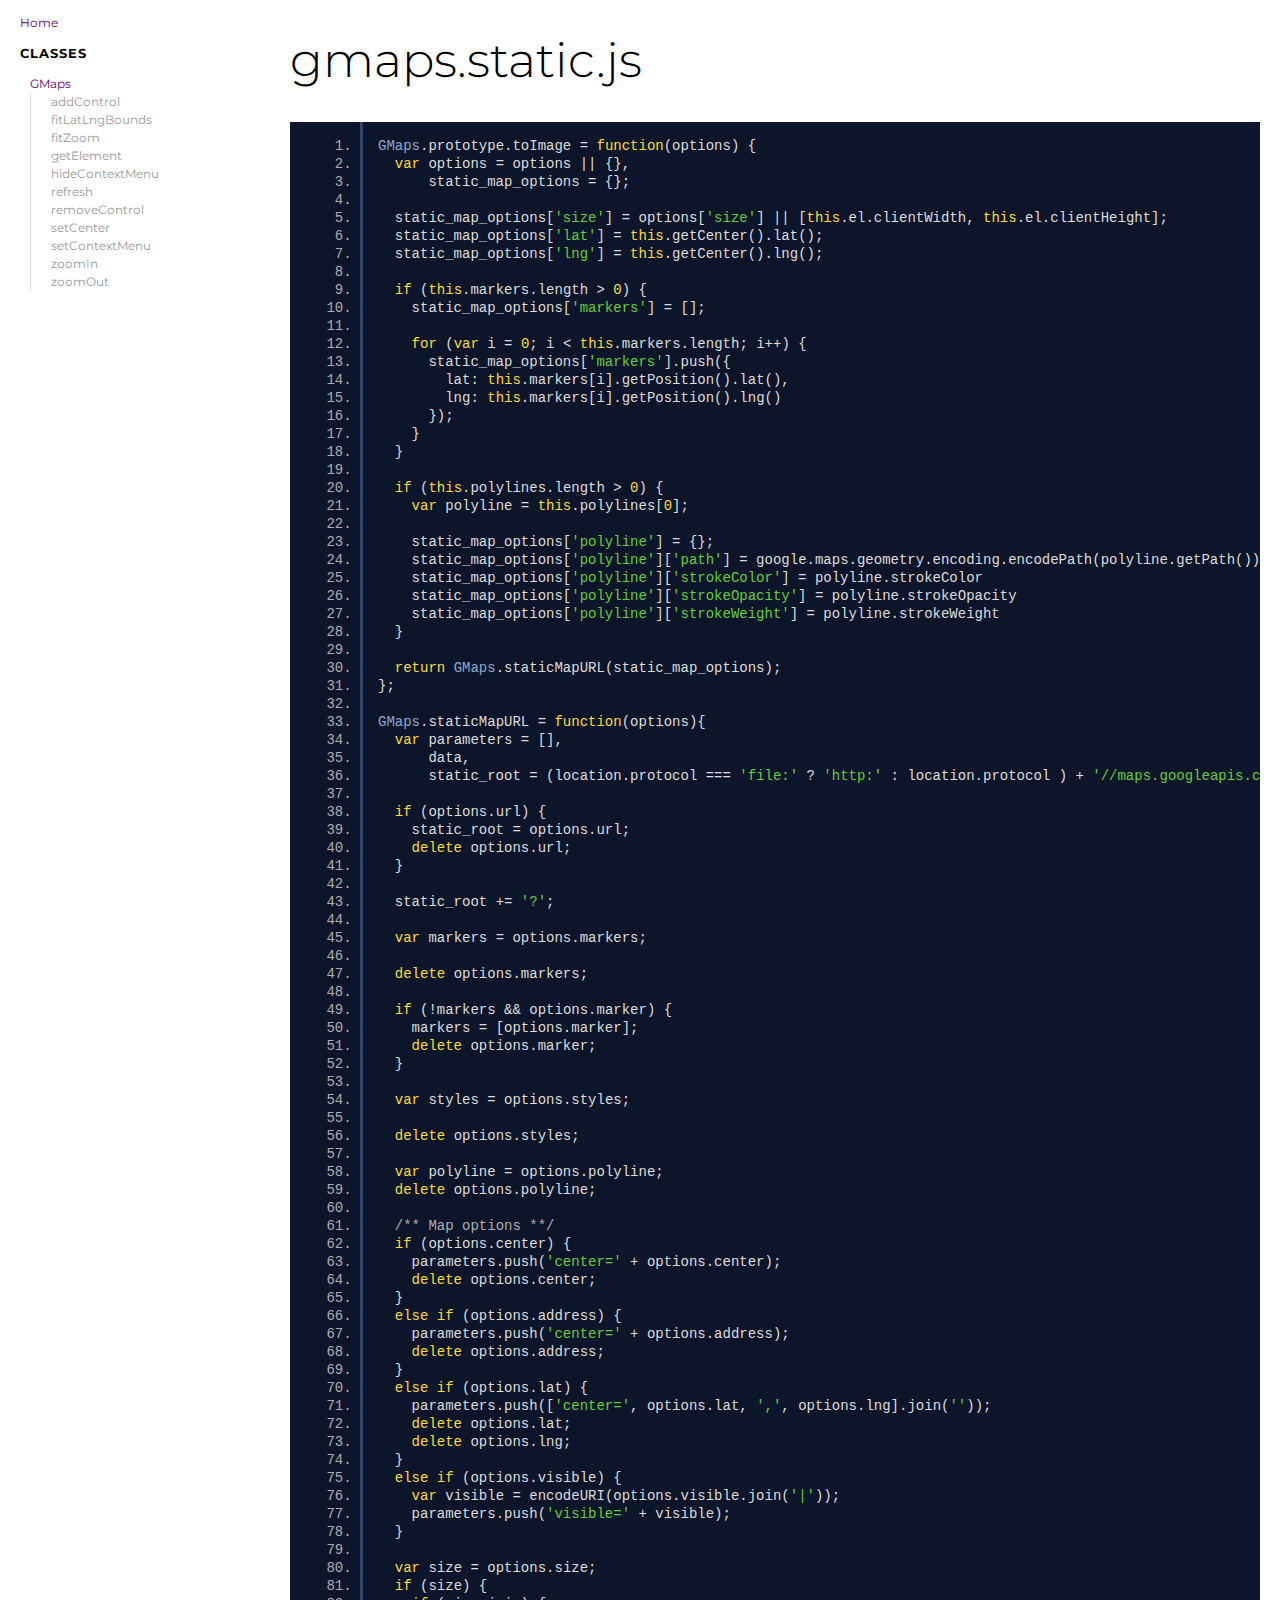
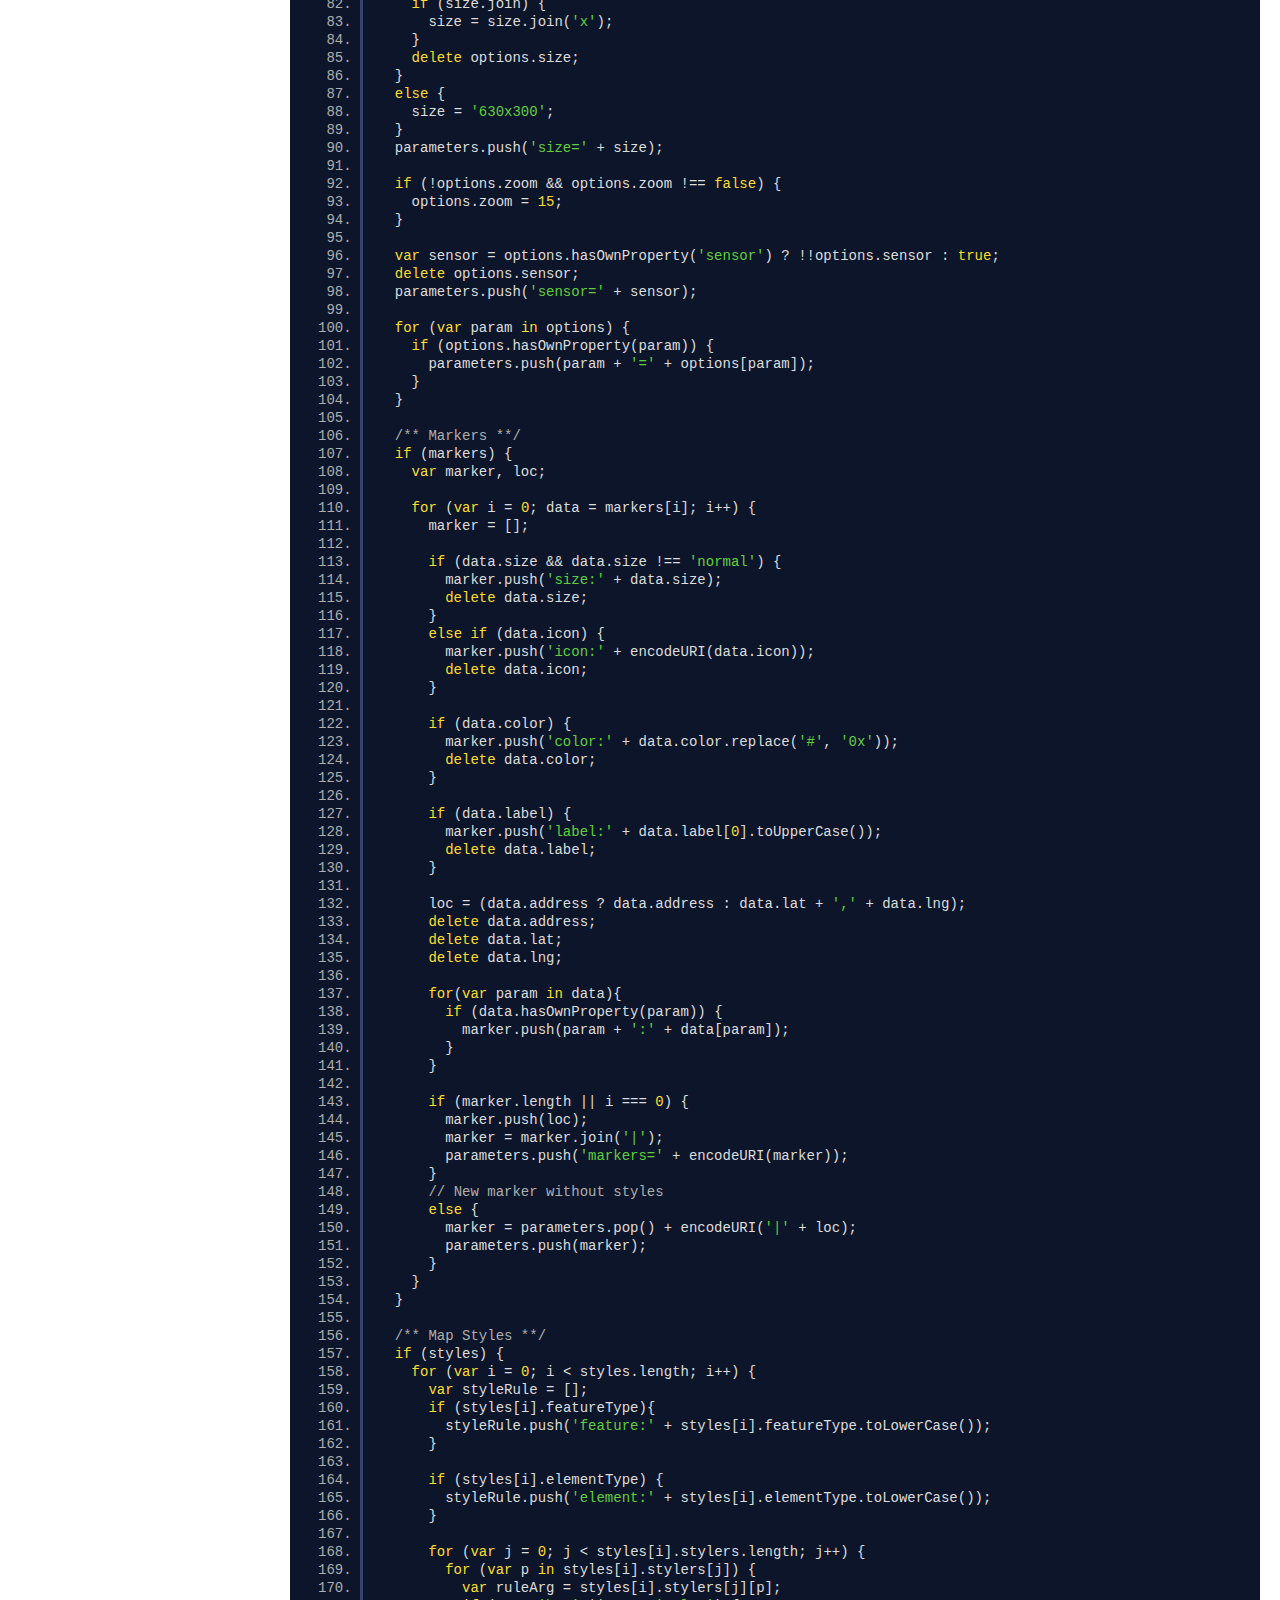
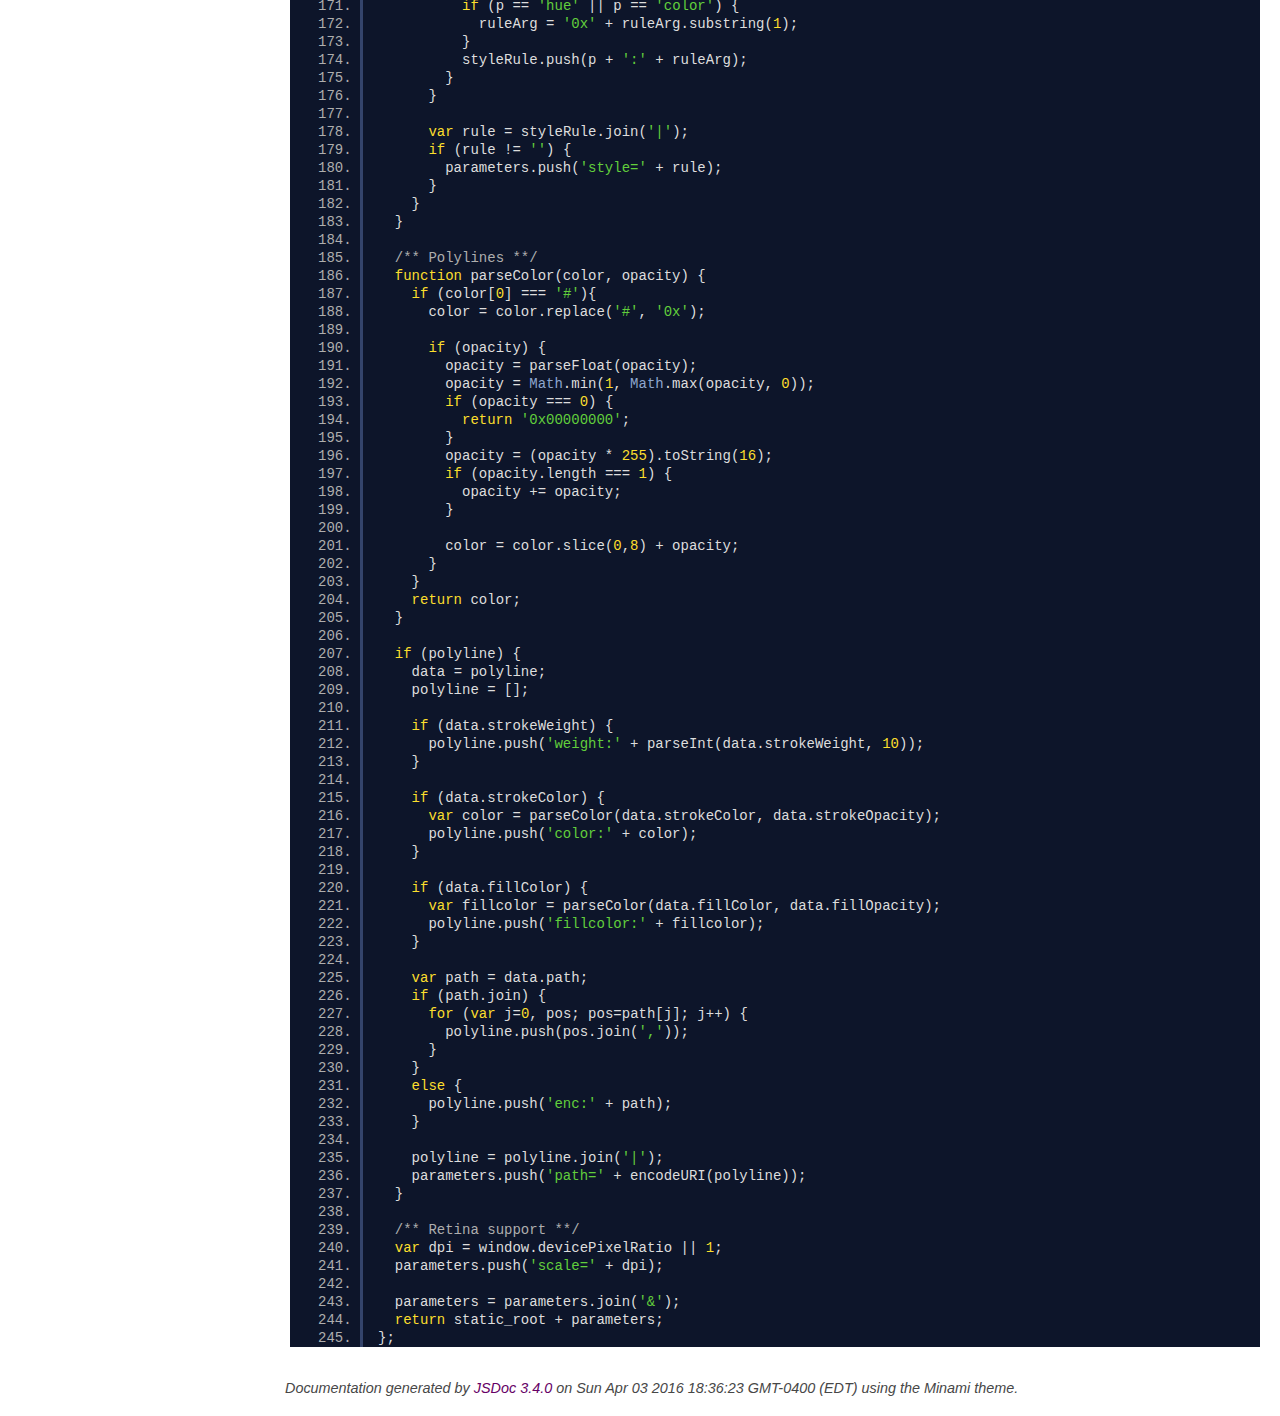
<file: TheWorld/wwwroot/lib/gmaps/docs/gmaps.static.js.html>
<!DOCTYPE html>
<html lang="en">
<head>
    <meta charset="utf-8">
    <title>gmaps.static.js - Documentation</title>

    <script src="scripts/prettify/prettify.js"></script>
    <script src="scripts/prettify/lang-css.js"></script>
    <!--[if lt IE 9]>
      <script src="//html5shiv.googlecode.com/svn/trunk/html5.js"></script>
    <![endif]-->
    <link type="text/css" rel="stylesheet" href="https://code.ionicframework.com/ionicons/2.0.1/css/ionicons.min.css">
    <link type="text/css" rel="stylesheet" href="styles/prettify.css">
    <link type="text/css" rel="stylesheet" href="styles/jsdoc.css">
</head>
<body>

<input type="checkbox" id="nav-trigger" class="nav-trigger" />
<label for="nav-trigger" class="navicon-button x">
  <div class="navicon"></div>
</label>

<label for="nav-trigger" class="overlay"></label>

<nav>
    <h2><a href="index.html">Home</a></h2><h3>Classes</h3><ul><li><a href="GMaps.html">GMaps</a><ul class='methods'><li data-type='method'><a href="GMaps.html#addControl">addControl</a></li><li data-type='method'><a href="GMaps.html#fitLatLngBounds">fitLatLngBounds</a></li><li data-type='method'><a href="GMaps.html#fitZoom">fitZoom</a></li><li data-type='method'><a href="GMaps.html#getElement">getElement</a></li><li data-type='method'><a href="GMaps.html#hideContextMenu">hideContextMenu</a></li><li data-type='method'><a href="GMaps.html#refresh">refresh</a></li><li data-type='method'><a href="GMaps.html#removeControl">removeControl</a></li><li data-type='method'><a href="GMaps.html#setCenter">setCenter</a></li><li data-type='method'><a href="GMaps.html#setContextMenu">setContextMenu</a></li><li data-type='method'><a href="GMaps.html#zoomIn">zoomIn</a></li><li data-type='method'><a href="GMaps.html#zoomOut">zoomOut</a></li></ul></li></ul>
</nav>

<div id="main">
    
    <h1 class="page-title">gmaps.static.js</h1>
    

    



    
    <section>
        <article>
            <pre class="prettyprint source linenums"><code>GMaps.prototype.toImage = function(options) {
  var options = options || {},
      static_map_options = {};

  static_map_options['size'] = options['size'] || [this.el.clientWidth, this.el.clientHeight];
  static_map_options['lat'] = this.getCenter().lat();
  static_map_options['lng'] = this.getCenter().lng();

  if (this.markers.length > 0) {
    static_map_options['markers'] = [];
    
    for (var i = 0; i &lt; this.markers.length; i++) {
      static_map_options['markers'].push({
        lat: this.markers[i].getPosition().lat(),
        lng: this.markers[i].getPosition().lng()
      });
    }
  }

  if (this.polylines.length > 0) {
    var polyline = this.polylines[0];
    
    static_map_options['polyline'] = {};
    static_map_options['polyline']['path'] = google.maps.geometry.encoding.encodePath(polyline.getPath());
    static_map_options['polyline']['strokeColor'] = polyline.strokeColor
    static_map_options['polyline']['strokeOpacity'] = polyline.strokeOpacity
    static_map_options['polyline']['strokeWeight'] = polyline.strokeWeight
  }

  return GMaps.staticMapURL(static_map_options);
};

GMaps.staticMapURL = function(options){
  var parameters = [],
      data,
      static_root = (location.protocol === 'file:' ? 'http:' : location.protocol ) + '//maps.googleapis.com/maps/api/staticmap';

  if (options.url) {
    static_root = options.url;
    delete options.url;
  }

  static_root += '?';

  var markers = options.markers;
  
  delete options.markers;

  if (!markers &amp;&amp; options.marker) {
    markers = [options.marker];
    delete options.marker;
  }

  var styles = options.styles;

  delete options.styles;

  var polyline = options.polyline;
  delete options.polyline;

  /** Map options **/
  if (options.center) {
    parameters.push('center=' + options.center);
    delete options.center;
  }
  else if (options.address) {
    parameters.push('center=' + options.address);
    delete options.address;
  }
  else if (options.lat) {
    parameters.push(['center=', options.lat, ',', options.lng].join(''));
    delete options.lat;
    delete options.lng;
  }
  else if (options.visible) {
    var visible = encodeURI(options.visible.join('|'));
    parameters.push('visible=' + visible);
  }

  var size = options.size;
  if (size) {
    if (size.join) {
      size = size.join('x');
    }
    delete options.size;
  }
  else {
    size = '630x300';
  }
  parameters.push('size=' + size);

  if (!options.zoom &amp;&amp; options.zoom !== false) {
    options.zoom = 15;
  }

  var sensor = options.hasOwnProperty('sensor') ? !!options.sensor : true;
  delete options.sensor;
  parameters.push('sensor=' + sensor);

  for (var param in options) {
    if (options.hasOwnProperty(param)) {
      parameters.push(param + '=' + options[param]);
    }
  }

  /** Markers **/
  if (markers) {
    var marker, loc;

    for (var i = 0; data = markers[i]; i++) {
      marker = [];

      if (data.size &amp;&amp; data.size !== 'normal') {
        marker.push('size:' + data.size);
        delete data.size;
      }
      else if (data.icon) {
        marker.push('icon:' + encodeURI(data.icon));
        delete data.icon;
      }

      if (data.color) {
        marker.push('color:' + data.color.replace('#', '0x'));
        delete data.color;
      }

      if (data.label) {
        marker.push('label:' + data.label[0].toUpperCase());
        delete data.label;
      }

      loc = (data.address ? data.address : data.lat + ',' + data.lng);
      delete data.address;
      delete data.lat;
      delete data.lng;

      for(var param in data){
        if (data.hasOwnProperty(param)) {
          marker.push(param + ':' + data[param]);
        }
      }

      if (marker.length || i === 0) {
        marker.push(loc);
        marker = marker.join('|');
        parameters.push('markers=' + encodeURI(marker));
      }
      // New marker without styles
      else {
        marker = parameters.pop() + encodeURI('|' + loc);
        parameters.push(marker);
      }
    }
  }

  /** Map Styles **/
  if (styles) {
    for (var i = 0; i &lt; styles.length; i++) {
      var styleRule = [];
      if (styles[i].featureType){
        styleRule.push('feature:' + styles[i].featureType.toLowerCase());
      }

      if (styles[i].elementType) {
        styleRule.push('element:' + styles[i].elementType.toLowerCase());
      }

      for (var j = 0; j &lt; styles[i].stylers.length; j++) {
        for (var p in styles[i].stylers[j]) {
          var ruleArg = styles[i].stylers[j][p];
          if (p == 'hue' || p == 'color') {
            ruleArg = '0x' + ruleArg.substring(1);
          }
          styleRule.push(p + ':' + ruleArg);
        }
      }

      var rule = styleRule.join('|');
      if (rule != '') {
        parameters.push('style=' + rule);
      }
    }
  }

  /** Polylines **/
  function parseColor(color, opacity) {
    if (color[0] === '#'){
      color = color.replace('#', '0x');

      if (opacity) {
        opacity = parseFloat(opacity);
        opacity = Math.min(1, Math.max(opacity, 0));
        if (opacity === 0) {
          return '0x00000000';
        }
        opacity = (opacity * 255).toString(16);
        if (opacity.length === 1) {
          opacity += opacity;
        }

        color = color.slice(0,8) + opacity;
      }
    }
    return color;
  }

  if (polyline) {
    data = polyline;
    polyline = [];

    if (data.strokeWeight) {
      polyline.push('weight:' + parseInt(data.strokeWeight, 10));
    }

    if (data.strokeColor) {
      var color = parseColor(data.strokeColor, data.strokeOpacity);
      polyline.push('color:' + color);
    }

    if (data.fillColor) {
      var fillcolor = parseColor(data.fillColor, data.fillOpacity);
      polyline.push('fillcolor:' + fillcolor);
    }

    var path = data.path;
    if (path.join) {
      for (var j=0, pos; pos=path[j]; j++) {
        polyline.push(pos.join(','));
      }
    }
    else {
      polyline.push('enc:' + path);
    }

    polyline = polyline.join('|');
    parameters.push('path=' + encodeURI(polyline));
  }

  /** Retina support **/
  var dpi = window.devicePixelRatio || 1;
  parameters.push('scale=' + dpi);

  parameters = parameters.join('&amp;');
  return static_root + parameters;
};
</code></pre>
        </article>
    </section>




</div>

<br class="clear">

<footer>
    Documentation generated by <a href="https://github.com/jsdoc3/jsdoc">JSDoc 3.4.0</a> on Sun Apr 03 2016 18:36:23 GMT-0400 (EDT) using the Minami theme.
</footer>

<script>prettyPrint();</script>
<script src="scripts/linenumber.js"></script>
</body>
</html>
</file>
<file: TheWorld/wwwroot/css/site.css>
﻿.headshoot {
    width: 50px;
    border: 1px solid black;
    padding: 3px;
}

.menu {
    font-size: 12px;
}

    .menu li {
        list-style-type: none;
    }

        .menu li .active {
            font-weight: bold;
        }

#sidebar {
    color: #eee;
    position: fixed;
    width: 250px;
    height: 100%;
    overflow: hidden;
    background-color: darkslategrey;
    left: 0;
    margin: 0;
    -ms-transition: left ease .25s;
    -o-transition: left ease .25s;
    -webkit-transition: left ease .25s;
    transition: left ease .25s;
}

#sidebar.hide-sirebar {
    left: -250px;
    -ms-transition: left ease .25s;
    -o-transition: left ease .25s;
    -webkit-transition: left ease .25s;
    transition: left ease .25s;
}

#wrapper {
    margin: 0 0 0 250px;
    -ms-transition: margin-left ease .25s;
    -o-transition: margin-left ease .25s;
    -webkit-transition: margin-left ease .25s;
    transition: margin-left ease .25s;
}

#wrapper.hide-sirebar {
    margin-left: 0;
    -ms-transition: margin-left ease .25s;
    -o-transition: margin-left ease .25s;
    -webkit-transition: margin-left ease .25s;
    transition: margin-left ease .25s;
}

#map {
    width: 100%;
    height: 600px;
}
</file>
<file: TheWorld/wwwroot/lib/gmaps/test/lib/jasmine.css>
body { background-color: #eeeeee; padding: 0; margin: 5px; overflow-y: scroll; }

#HTMLReporter { font-size: 11px; font-family: Monaco, "Lucida Console", monospace; line-height: 14px; color: #333333; }
#HTMLReporter a { text-decoration: none; }
#HTMLReporter a:hover { text-decoration: underline; }
#HTMLReporter p, #HTMLReporter h1, #HTMLReporter h2, #HTMLReporter h3, #HTMLReporter h4, #HTMLReporter h5, #HTMLReporter h6 { margin: 0; line-height: 14px; }
#HTMLReporter .banner, #HTMLReporter .symbolSummary, #HTMLReporter .summary, #HTMLReporter .resultMessage, #HTMLReporter .specDetail .description, #HTMLReporter .alert .bar, #HTMLReporter .stackTrace { padding-left: 9px; padding-right: 9px; }
#HTMLReporter #jasmine_content { position: fixed; right: 100%; }
#HTMLReporter .version { color: #aaaaaa; }
#HTMLReporter .banner { margin-top: 14px; }
#HTMLReporter .duration { color: #aaaaaa; float: right; }
#HTMLReporter .symbolSummary { overflow: hidden; *zoom: 1; margin: 14px 0; }
#HTMLReporter .symbolSummary li { display: block; float: left; height: 7px; width: 14px; margin-bottom: 7px; font-size: 16px; }
#HTMLReporter .symbolSummary li.passed { font-size: 14px; }
#HTMLReporter .symbolSummary li.passed:before { color: #5e7d00; content: "\02022"; }
#HTMLReporter .symbolSummary li.failed { line-height: 9px; }
#HTMLReporter .symbolSummary li.failed:before { color: #b03911; content: "x"; font-weight: bold; margin-left: -1px; }
#HTMLReporter .symbolSummary li.skipped { font-size: 14px; }
#HTMLReporter .symbolSummary li.skipped:before { color: #bababa; content: "\02022"; }
#HTMLReporter .symbolSummary li.pending { line-height: 11px; }
#HTMLReporter .symbolSummary li.pending:before { color: #aaaaaa; content: "-"; }
#HTMLReporter .exceptions { color: #fff; float: right; margin-top: 5px; margin-right: 5px; }
#HTMLReporter .bar { line-height: 28px; font-size: 14px; display: block; color: #eee; }
#HTMLReporter .runningAlert { background-color: #666666; }
#HTMLReporter .skippedAlert { background-color: #aaaaaa; }
#HTMLReporter .skippedAlert:first-child { background-color: #333333; }
#HTMLReporter .skippedAlert:hover { text-decoration: none; color: white; text-decoration: underline; }
#HTMLReporter .passingAlert { background-color: #a6b779; }
#HTMLReporter .passingAlert:first-child { background-color: #5e7d00; }
#HTMLReporter .failingAlert { background-color: #cf867e; }
#HTMLReporter .failingAlert:first-child { background-color: #b03911; }
#HTMLReporter .results { margin-top: 14px; }
#HTMLReporter #details { display: none; }
#HTMLReporter .resultsMenu, #HTMLReporter .resultsMenu a { background-color: #fff; color: #333333; }
#HTMLReporter.showDetails .summaryMenuItem { font-weight: normal; text-decoration: inherit; }
#HTMLReporter.showDetails .summaryMenuItem:hover { text-decoration: underline; }
#HTMLReporter.showDetails .detailsMenuItem { font-weight: bold; text-decoration: underline; }
#HTMLReporter.showDetails .summary { display: none; }
#HTMLReporter.showDetails #details { display: block; }
#HTMLReporter .summaryMenuItem { font-weight: bold; text-decoration: underline; }
#HTMLReporter .summary { margin-top: 14px; }
#HTMLReporter .summary .suite .suite, #HTMLReporter .summary .specSummary { margin-left: 14px; }
#HTMLReporter .summary .specSummary.passed a { color: #5e7d00; }
#HTMLReporter .summary .specSummary.failed a { color: #b03911; }
#HTMLReporter .description + .suite { margin-top: 0; }
#HTMLReporter .suite { margin-top: 14px; }
#HTMLReporter .suite a { color: #333333; }
#HTMLReporter #details .specDetail { margin-bottom: 28px; }
#HTMLReporter #details .specDetail .description { display: block; color: white; background-color: #b03911; }
#HTMLReporter .resultMessage { padding-top: 14px; color: #333333; }
#HTMLReporter .resultMessage span.result { display: block; }
#HTMLReporter .stackTrace { margin: 5px 0 0 0; max-height: 224px; overflow: auto; line-height: 18px; color: #666666; border: 1px solid #ddd; background: white; white-space: pre; }

#TrivialReporter { padding: 8px 13px; position: absolute; top: 0; bottom: 0; left: 0; right: 0; overflow-y: scroll; background-color: white; font-family: "Helvetica Neue Light", "Lucida Grande", "Calibri", "Arial", sans-serif; /*.resultMessage {*/ /*white-space: pre;*/ /*}*/ }
#TrivialReporter a:visited, #TrivialReporter a { color: #303; }
#TrivialReporter a:hover, #TrivialReporter a:active { color: blue; }
#TrivialReporter .run_spec { float: right; padding-right: 5px; font-size: .8em; text-decoration: none; }
#TrivialReporter .banner { color: #303; background-color: #fef; padding: 5px; }
#TrivialReporter .logo { float: left; font-size: 1.1em; padding-left: 5px; }
#TrivialReporter .logo .version { font-size: .6em; padding-left: 1em; }
#TrivialReporter .runner.running { background-color: yellow; }
#TrivialReporter .options { text-align: right; font-size: .8em; }
#TrivialReporter .suite { border: 1px outset gray; margin: 5px 0; padding-left: 1em; }
#TrivialReporter .suite .suite { margin: 5px; }
#TrivialReporter .suite.passed { background-color: #dfd; }
#TrivialReporter .suite.failed { background-color: #fdd; }
#TrivialReporter .spec { margin: 5px; padding-left: 1em; clear: both; }
#TrivialReporter .spec.failed, #TrivialReporter .spec.passed, #TrivialReporter .spec.skipped { padding-bottom: 5px; border: 1px solid gray; }
#TrivialReporter .spec.failed { background-color: #fbb; border-color: red; }
#TrivialReporter .spec.passed { background-color: #bfb; border-color: green; }
#TrivialReporter .spec.skipped { background-color: #bbb; }
#TrivialReporter .messages { border-left: 1px dashed gray; padding-left: 1em; padding-right: 1em; }
#TrivialReporter .passed { background-color: #cfc; display: none; }
#TrivialReporter .failed { background-color: #fbb; }
#TrivialReporter .skipped { color: #777; background-color: #eee; display: none; }
#TrivialReporter .resultMessage span.result { display: block; line-height: 2em; color: black; }
#TrivialReporter .resultMessage .mismatch { color: black; }
#TrivialReporter .stackTrace { white-space: pre; font-size: .8em; margin-left: 10px; max-height: 5em; overflow: auto; border: 1px inset red; padding: 1em; background: #eef; }
#TrivialReporter .finished-at { padding-left: 1em; font-size: .6em; }
#TrivialReporter.show-passed .passed, #TrivialReporter.show-skipped .skipped { display: block; }
#TrivialReporter #jasmine_content { position: fixed; right: 100%; }
#TrivialReporter .runner { border: 1px solid gray; display: block; margin: 5px 0; padding: 2px 0 2px 10px; }
</file>
<file: TheWorld/wwwroot/lib/gmaps/test/style.css>
body {
font-family: sans-serif;
}

h1, h2, h3, h4, h5, h6 {
  margin: 0;
  font-weight: lighter;
  text-transform: lowercase;
  font-variant: small-caps;
}

.map,
.panorama {
  width: 100%;
  height: 100px;
}

.with-columns {
  display: block;
  width: 100%;
  overflow: hidden;
}

.with-columns .map,
.with-columns .panorama {
  display: block;
  width: 50%;
  height: 150px;
  float: left;
}
</file>
<file: TheWorld/wwwroot/lib/gmaps/docs/styles/prettify.css>
.pln {
  color: #ddd;
}

/* string content */
.str {
  color: #61ce3c;
}

/* a keyword */
.kwd {
  color: #fbde2d;
}

/* a comment */
.com {
  color: #aeaeae;
}

/* a type name */
.typ {
  color: #8da6ce;
}

/* a literal value */
.lit {
  color: #fbde2d;
}

/* punctuation */
.pun {
  color: #ddd;
}

/* lisp open bracket */
.opn {
  color: #000000;
}

/* lisp close bracket */
.clo {
  color: #000000;
}

/* a markup tag name */
.tag {
  color: #c82829;
}

/* a markup attribute name */
.atn {
  color: #f5871f;
}

/* a markup attribute value */
.atv {
  color: #3e999f;
}

/* a declaration */
.dec {
  color: #f5871f;
}

/* a variable name */
.var {
  color: #c82829;
}

/* a function name */
.fun {
  color: #4271ae;
}

/* Specify class=linenums on a pre to get line numbering */
ol.linenums {
  margin-top: 0;
  margin-bottom: 0;
}
</file>
<file: TheWorld/wwwroot/lib/gmaps/docs/styles/jsdoc.css>
@import url(https://fonts.googleapis.com/css?family=Montserrat:400,700);

* {
  box-sizing: border-box
}

html, body {
  height: 100%;
  width: 100%;
}

body {
  color: #4d4e53;
  background-color: white;
  margin: 0 auto;
  padding: 0 20px;
  font-family: 'Helvetica Neue', Helvetica, sans-serif;
  font-size: 16px;
  line-height: 160%;
}

a,
a:active {
  color: #606;
  text-decoration: none;
}

a:hover {
  text-decoration: none;
}

article a {
  border-bottom: 1px solid #ddd;
}

article a:hover, article a:active {
  border-bottom-color: #222;
}

p, ul, ol, blockquote {
  margin-bottom: 1em;
}

h1, h2, h3, h4, h5, h6 {
  font-family: 'Montserrat', sans-serif;
}

h1, h2, h3, h4, h5, h6 {
  color: #000;
  font-weight: 400;
  margin: 0;
}

h1 {
  font-weight: 300;
  font-size: 48px;
  margin: 1em 0 .5em;
}

h1.page-title {
  font-size: 48px;
  margin: 1em 30px;
}

h2 {
  font-size: 24px;
  margin: 1.5em 0 .3em;
}

h3 {
  font-size: 24px;
  margin: 1.2em 0 .3em;
}

h4 {
  font-size: 18px;
  margin: 1em 0 .2em;
  color: #4d4e53;
}

h4.name {
  color: #fff;
  background: #6d426d;
  box-shadow: 0 .25em .5em #d3d3d3;
  border-top: 1px solid #d3d3d3;
  border-bottom: 1px solid #d3d3d3;
  margin: 1.5em 0 0.5em;
  padding: .75em 0 .75em 10px;
}

h5, .container-overview .subsection-title {
  font-size: 120%;
  letter-spacing: -0.01em;
  margin: 8px 0 3px 0;
}

h6 {
  font-size: 100%;
  letter-spacing: -0.01em;
  margin: 6px 0 3px 0;
  font-style: italic;
}

tt, code, kbd, samp {
  font-family: Consolas, Monaco, 'Andale Mono', monospace;
  background: #f4f4f4;
  padding: 1px 5px;
}

.class-description {
  font-size: 130%;
  line-height: 140%;
  margin-bottom: 1em;
  margin-top: 1em;
}

.class-description:empty {
  margin: 0
}

#main {
  float: right;
  min-width: 360px;
  width: calc(100% - 240px);
}

header {
  display: block
}

section {
  display: block;
  background-color: #fff;
  padding: 0 0 0 30px;
}

.variation {
  display: none
}

.signature-attributes {
  font-size: 60%;
  color: #eee;
  font-style: italic;
  font-weight: lighter;
}

nav {
  float: left;
  display: block;
  width: 250px;
  background: #fff;
  overflow: auto;
  position: fixed;
  height: 100%;
}

nav h3 {
  margin-top: 12px;
  font-size: 13px;
  text-transform: uppercase;
  letter-spacing: 1px;
  font-weight: 700;
  line-height: 24px;
  margin: 15px 0 10px;
  padding: 0;
  color: #000;
}

nav ul {
  font-family: 'Lucida Grande', 'Lucida Sans Unicode', arial, sans-serif;
  font-size: 100%;
  line-height: 17px;
  padding: 0;
  margin: 0;
  list-style-type: none;
}

nav ul a,
nav ul a:active {
  font-family: 'Montserrat', sans-serif;
  line-height: 18px;
  padding: 0;
  display: block;
  font-size: 12px;
}

nav a:hover,
nav a:active {
  color: #606;
}

nav > ul {
  padding: 0 10px;
}

nav > ul > li > a {
  color: #606;
}

nav ul ul {
  margin-bottom: 10px
}

nav ul ul a {
  color: hsl(207, 1%, 60%);
  border-left: 1px solid hsl(207, 10%, 86%);
}

nav ul ul a,
nav ul ul a:active {
  padding-left: 20px
}

nav h2 {
   font-size: 12px;
   margin: 0;
   padding: 0;
}

nav > h2 > a {
   display: block;
   margin: 10px 0 -10px;
   color: #606 !important;
}

footer {
  color: hsl(0, 0%, 28%);
  margin-left: 250px;
  display: block;
  padding: 15px;
  font-style: italic;
  font-size: 90%;
}

.ancestors {
  color: #999
}

.ancestors a {
   color: #999 !important;
}

.clear {
  clear: both
}

.important {
  font-weight: bold;
  color: #950B02;
}

.yes-def {
  text-indent: -1000px
}

.type-signature {
  color: #CA79CA
}

.type-signature:last-child {
  color: #eee;
}

.name, .signature {
  font-family: Consolas, Monaco, 'Andale Mono', monospace
}

.signature {
    color: #fc83ff;
}

.details {
  margin-top: 6px;
  border-left: 2px solid #DDD;
  line-height: 20px;
  font-size: 14px;
}

.details dt {
   width: 120px;
   float: left;
   padding-left: 10px;
}

.details dd {
   margin-left: 70px;
   margin-top: 6px;
   margin-bottom: 6px;
}

.details ul {
   margin: 0
}

.details ul {
   list-style-type: none
}

.details pre.prettyprint {
   margin: 0
}

.details .object-value {
   padding-top: 0
}

.description {
  margin-bottom: 1em;
  margin-top: 1em;
}

.code-caption {
  font-style: italic;
  font-size: 107%;
  margin: 0;
}

.prettyprint {
  font-size: 14px;
  overflow: auto;
}

.prettyprint.source {
  width: inherit;
  line-height: 18px;
  display: block;
  background-color: #0d152a;
  color: #aeaeae;
}

.prettyprint code {
  line-height: 18px;
  display: block;
  background-color: #0d152a;
  color: #4D4E53;
}

.prettyprint > code {
  padding: 15px;
}

.prettyprint .linenums code {
  padding: 0 15px
}

.prettyprint .linenums li:first-of-type code {
  padding-top: 15px
}

.prettyprint code span.line {
  display: inline-block
}

.prettyprint.linenums {
  padding-left: 70px;
  -webkit-user-select: none;
  -moz-user-select: none;
  -ms-user-select: none;
  user-select: none;
}

.prettyprint.linenums ol {
   padding-left: 0
}

.prettyprint.linenums li {
   border-left: 3px #34446B solid;
}

.prettyprint.linenums li.selected, .prettyprint.linenums li.selected * {
   background-color: #34446B;
}

.prettyprint.linenums li * {
   -webkit-user-select: text;
   -moz-user-select: text;
   -ms-user-select: text;
   user-select: text;
}

.params, .props {
  border-spacing: 0;
  border: 1px solid #ddd;
  border-collapse: collapse;
  border-radius: 3px;
  box-shadow: 0 1px 3px rgba(0,0,0,0.1);
  width: 100%;
  font-size: 14px;
  margin: 1em 0;
}

.params td, .params .name, .props .name, .name code {
   color: #4D4E53;
   font-family: Consolas, Monaco, 'Andale Mono', monospace;
   font-size: 100%;
}

.params td, .params th, .props td, .props th {
   margin: 0px;
   text-align: left;
   vertical-align: top;
   padding: 10px;
   display: table-cell;
}

.params td {
   border-top: 1px solid #eee
}

.params thead tr, .props thead tr {
   background-color: #fff;
   font-weight: bold;
}

.params .params thead tr, .props .props thead tr {
   background-color: #fff;
   font-weight: bold;
}

.params td.description > p:first-child, .props td.description > p:first-child {
   margin-top: 0;
   padding-top: 0;
}

.params td.description > p:last-child, .props td.description > p:last-child {
   margin-bottom: 0;
   padding-bottom: 0;
}

span.param-type, .params td .param-type, .param-type dd {
   color: #606;
  font-family: Consolas, Monaco, 'Andale Mono', monospace
}

.param-type dt, .param-type dd {
  display: inline-block
}

.param-type {
  margin: 14px 0;
}

.disabled {
  color: #454545
}

/* navicon button */
.navicon-button {
  display: none;
  position: relative;
  padding: 2.0625rem 1.5rem;
  transition: 0.25s;
  cursor: pointer;
  -webkit-user-select: none;
     -moz-user-select: none;
      -ms-user-select: none;
          user-select: none;
  opacity: .8;
}
.navicon-button .navicon:before, .navicon-button .navicon:after {
  transition: 0.25s;
}
.navicon-button:hover {
  transition: 0.5s;
  opacity: 1;
}
.navicon-button:hover .navicon:before, .navicon-button:hover .navicon:after {
  transition: 0.25s;
}
.navicon-button:hover .navicon:before {
  top: .825rem;
}
.navicon-button:hover .navicon:after {
  top: -.825rem;
}

/* navicon */
.navicon {
  position: relative;
  width: 2.5em;
  height: .3125rem;
  background: #000;
  transition: 0.3s;
  border-radius: 2.5rem;
}
.navicon:before, .navicon:after {
  display: block;
  content: "";
  height: .3125rem;
  width: 2.5rem;
  background: #000;
  position: absolute;
  z-index: -1;
  transition: 0.3s 0.25s;
  border-radius: 1rem;
}
.navicon:before {
  top: .625rem;
}
.navicon:after {
  top: -.625rem;
}

/* open */
.nav-trigger:checked + label:not(.steps) .navicon:before,
.nav-trigger:checked + label:not(.steps) .navicon:after {
  top: 0 !important;
}

.nav-trigger:checked + label .navicon:before,
.nav-trigger:checked + label .navicon:after {
  transition: 0.5s;
}

/* Minus */
.nav-trigger:checked + label {
  -webkit-transform: scale(0.75);
          transform: scale(0.75);
}

/* × and + */
.nav-trigger:checked + label.plus .navicon,
.nav-trigger:checked + label.x .navicon {
  background: transparent;
}

.nav-trigger:checked + label.plus .navicon:before,
.nav-trigger:checked + label.x .navicon:before {
  -webkit-transform: rotate(-45deg);
          transform: rotate(-45deg);
  background: #FFF;
}

.nav-trigger:checked + label.plus .navicon:after,
.nav-trigger:checked + label.x .navicon:after {
  -webkit-transform: rotate(45deg);
          transform: rotate(45deg);
  background: #FFF;
}

.nav-trigger:checked + label.plus {
  -webkit-transform: scale(0.75) rotate(45deg);
          transform: scale(0.75) rotate(45deg);
}

.nav-trigger:checked ~ nav {
  left: 0 !important;
}

.nav-trigger:checked ~ .overlay {
  display: block;
}

.nav-trigger {
  position: fixed;
  top: 0;
  clip: rect(0, 0, 0, 0);
}

.overlay {
  display: none;
  position: fixed;
  top: 0;
  bottom: 0;
  left: 0;
  right: 0;
  width: 100%;
  height: 100%;
  background: hsla(0, 0%, 0%, 0.5);
  z-index: 1;
}

@media only screen and (min-width: 320px) and (max-width: 680px) {
  body {
    overflow-x: hidden;
  }

  nav {
    background: #FFF;
    width: 250px;
    height: 100%;
    position: fixed;
    top: 0;
    right: 0;
    bottom: 0;
    left: -250px;
    z-index: 3;
    padding: 0 10px;
    transition: left 0.2s;
  }

  .navicon-button {
    display: inline-block;
    position: fixed;
    top: 1.5em;
    right: 0;
    z-index: 2;
  }

  #main {
    width: 100%;
    min-width: 360px;
  }

  #main h1.page-title {
    margin: 1em 0;
  }

  #main section {
    padding: 0;
  }

  footer {
    margin-left: 0;
  }
}
</file>
